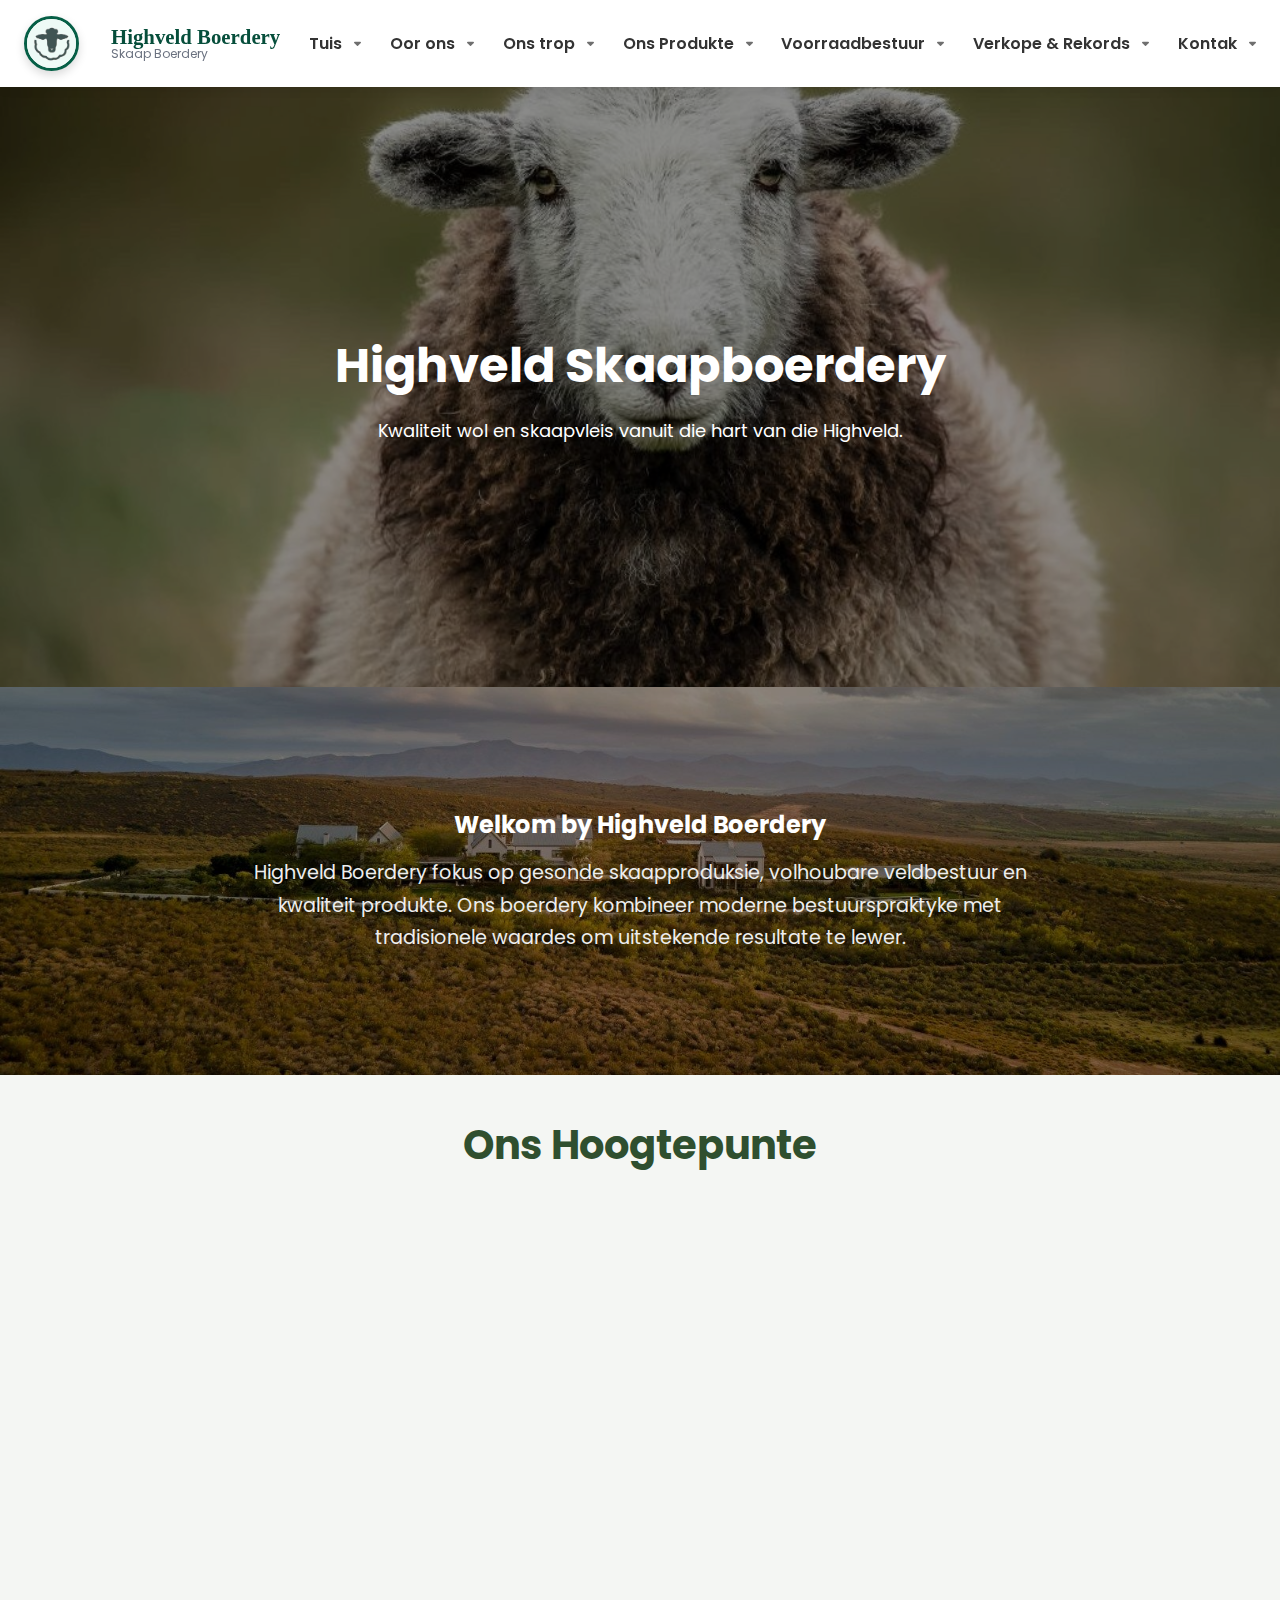
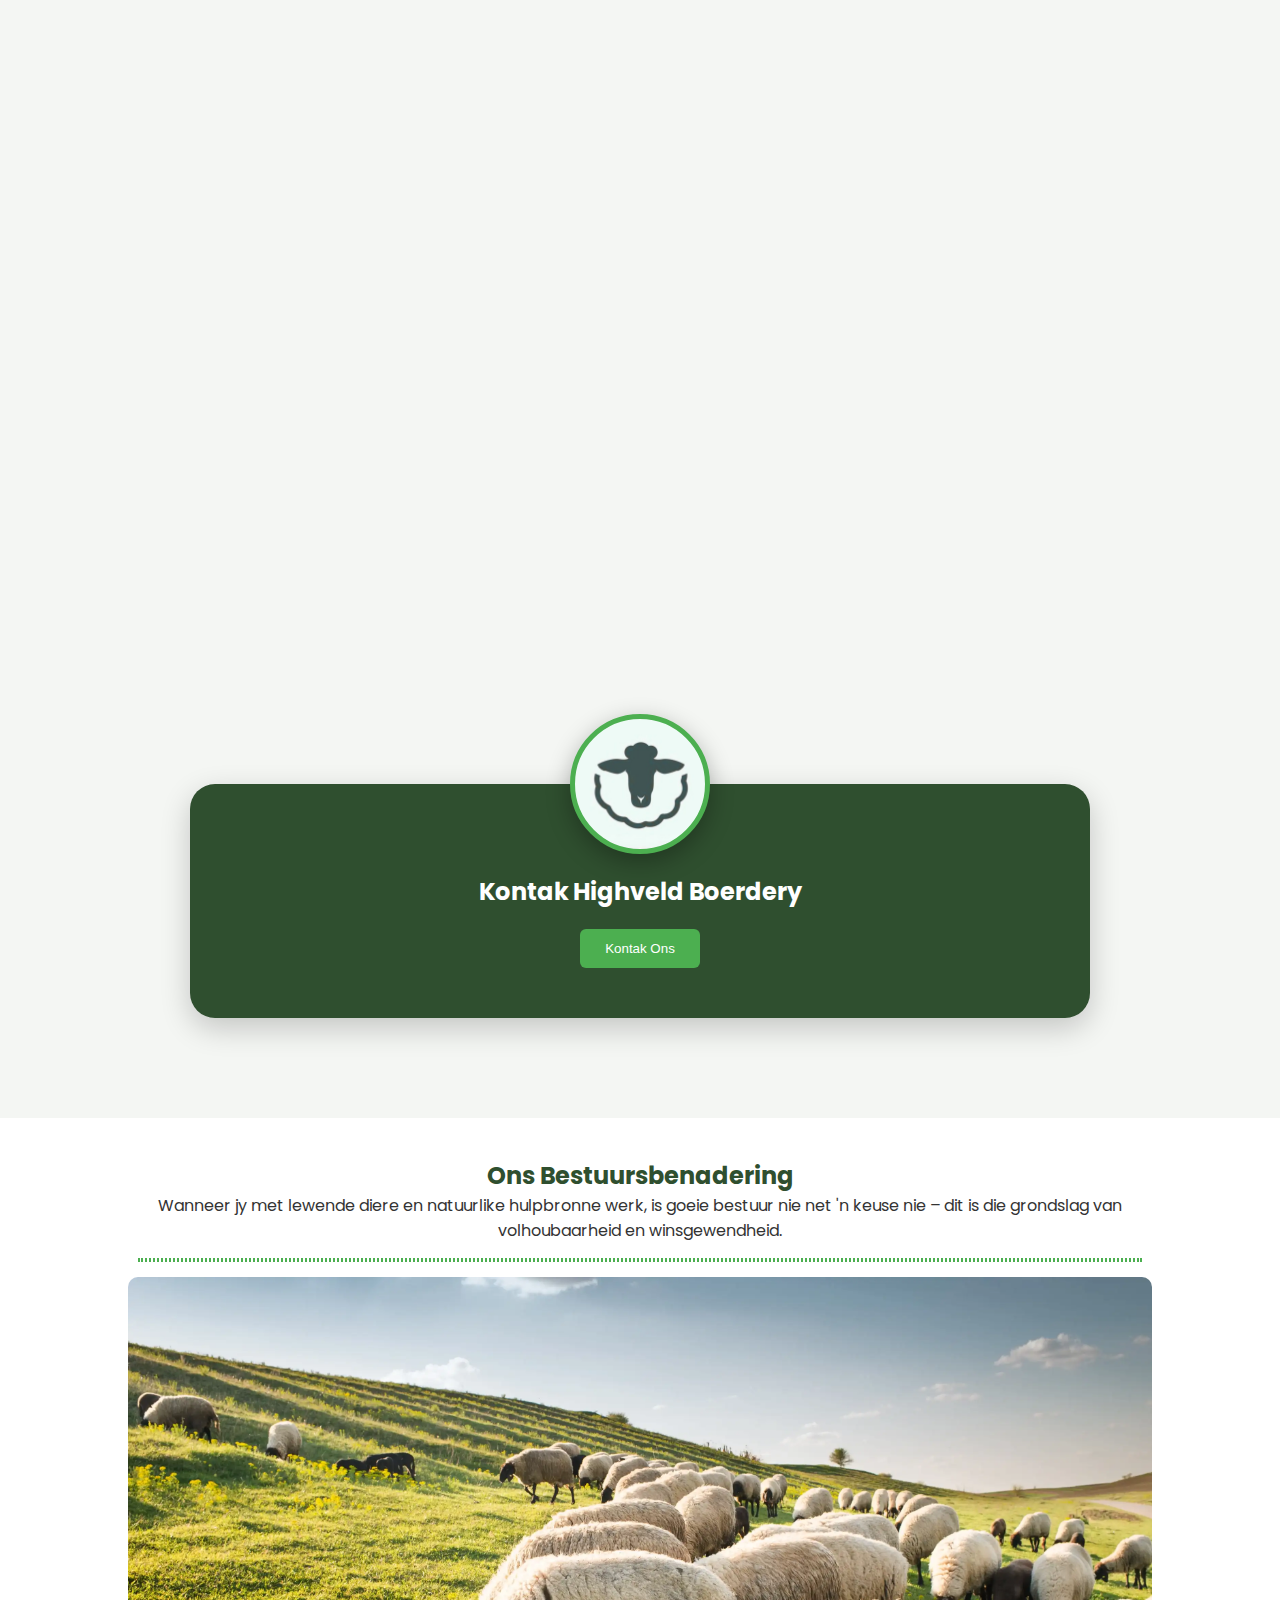
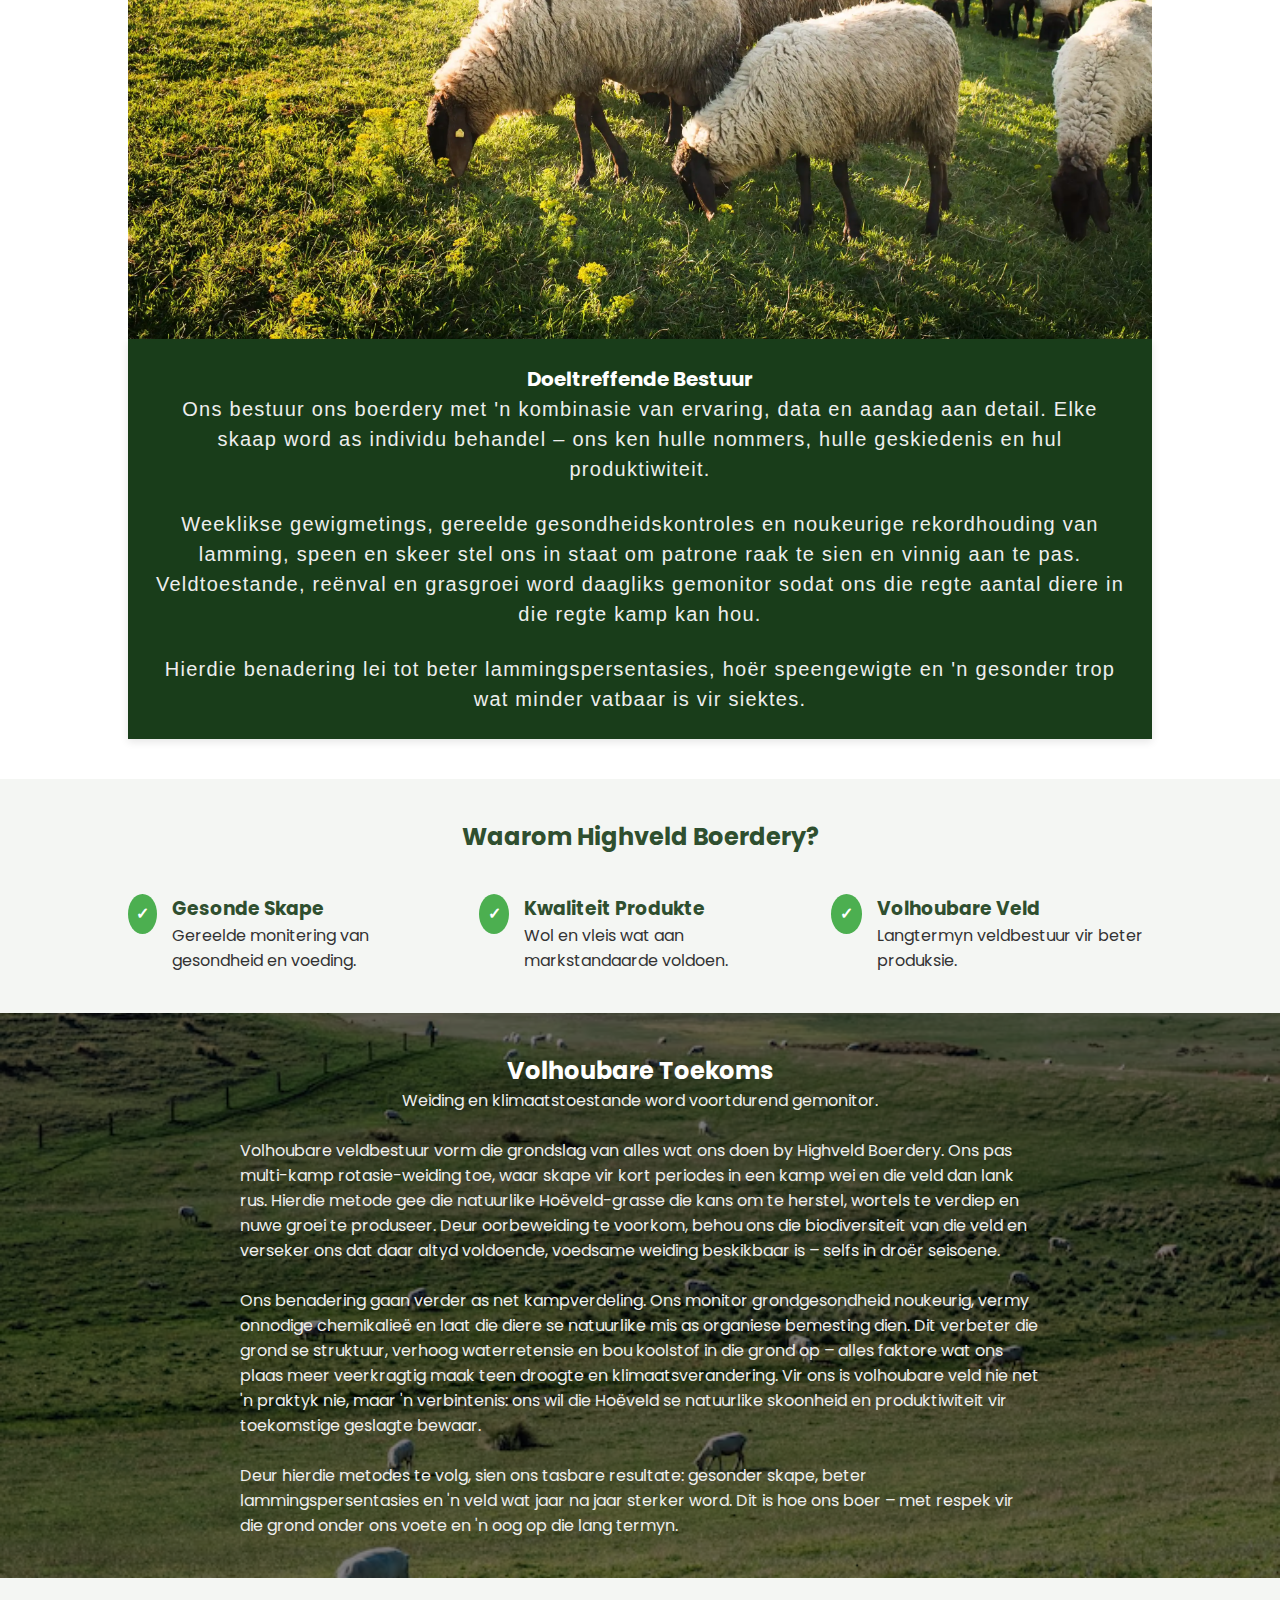
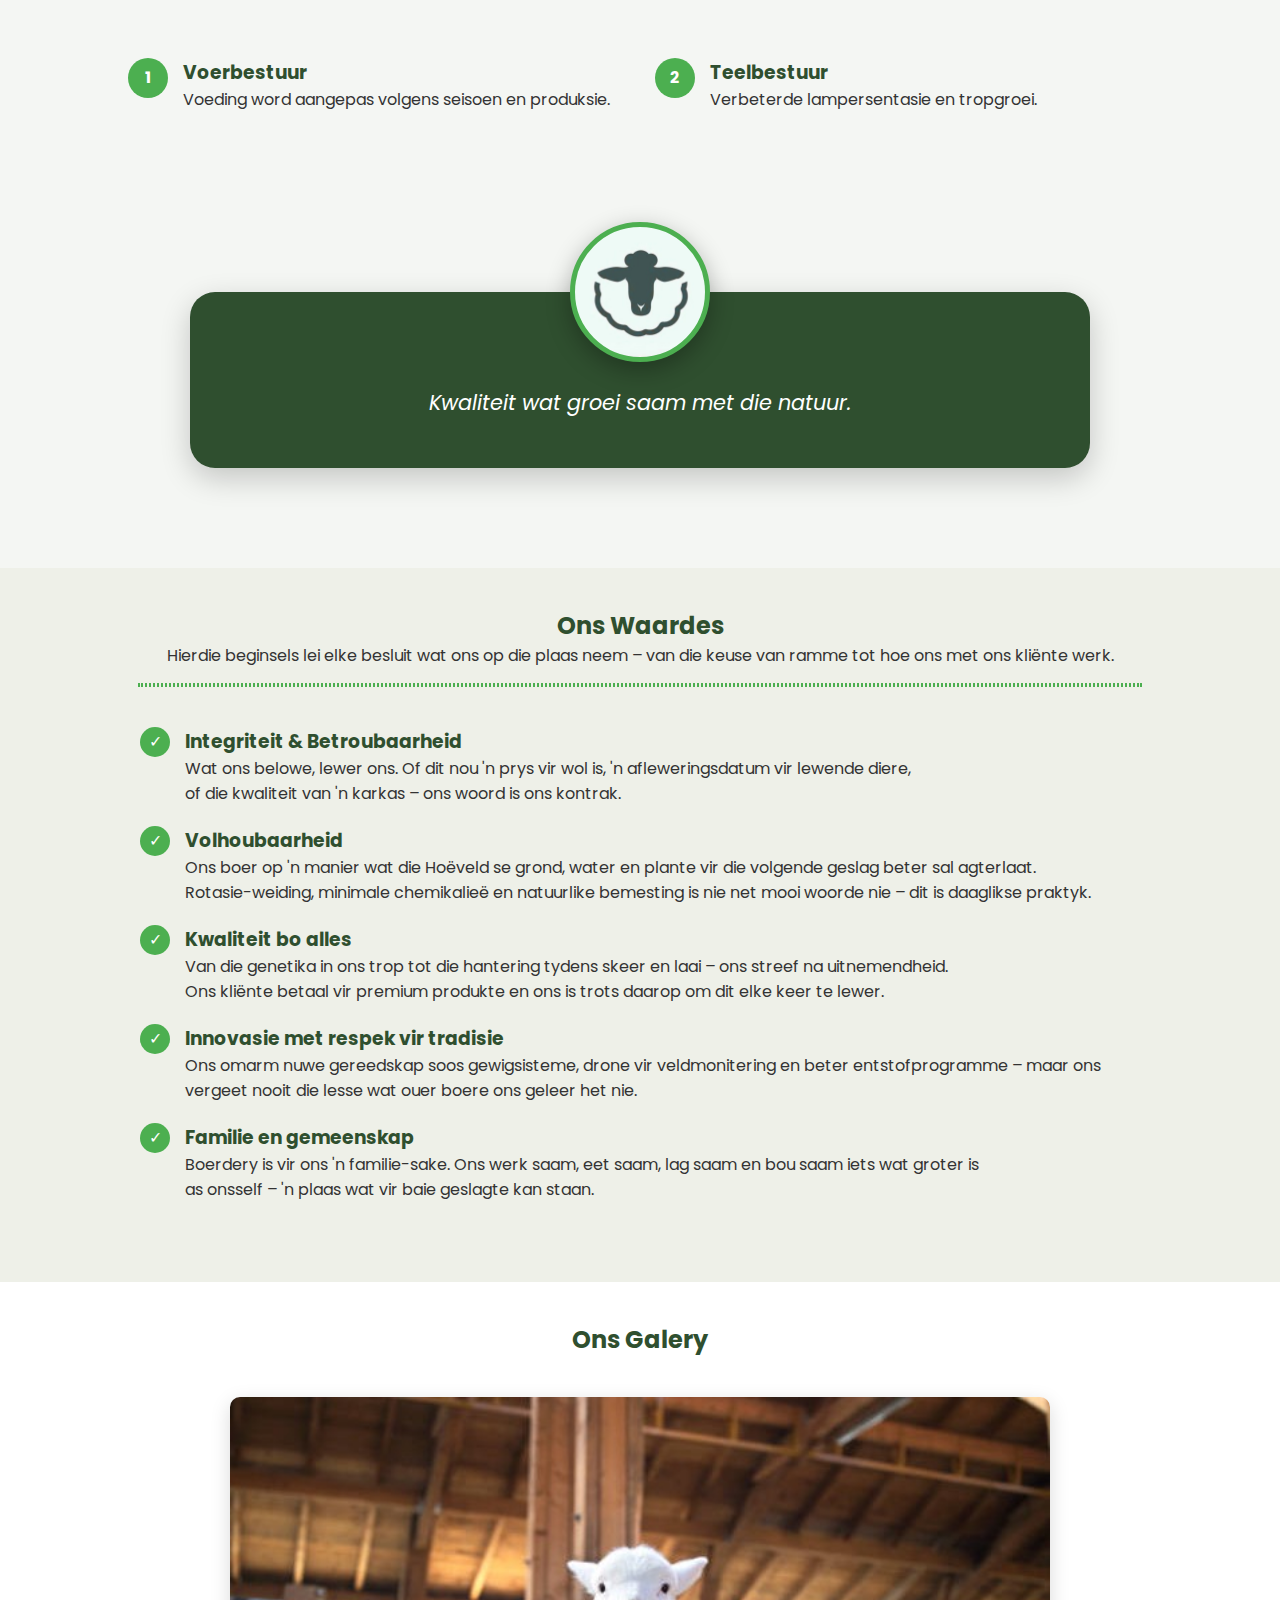
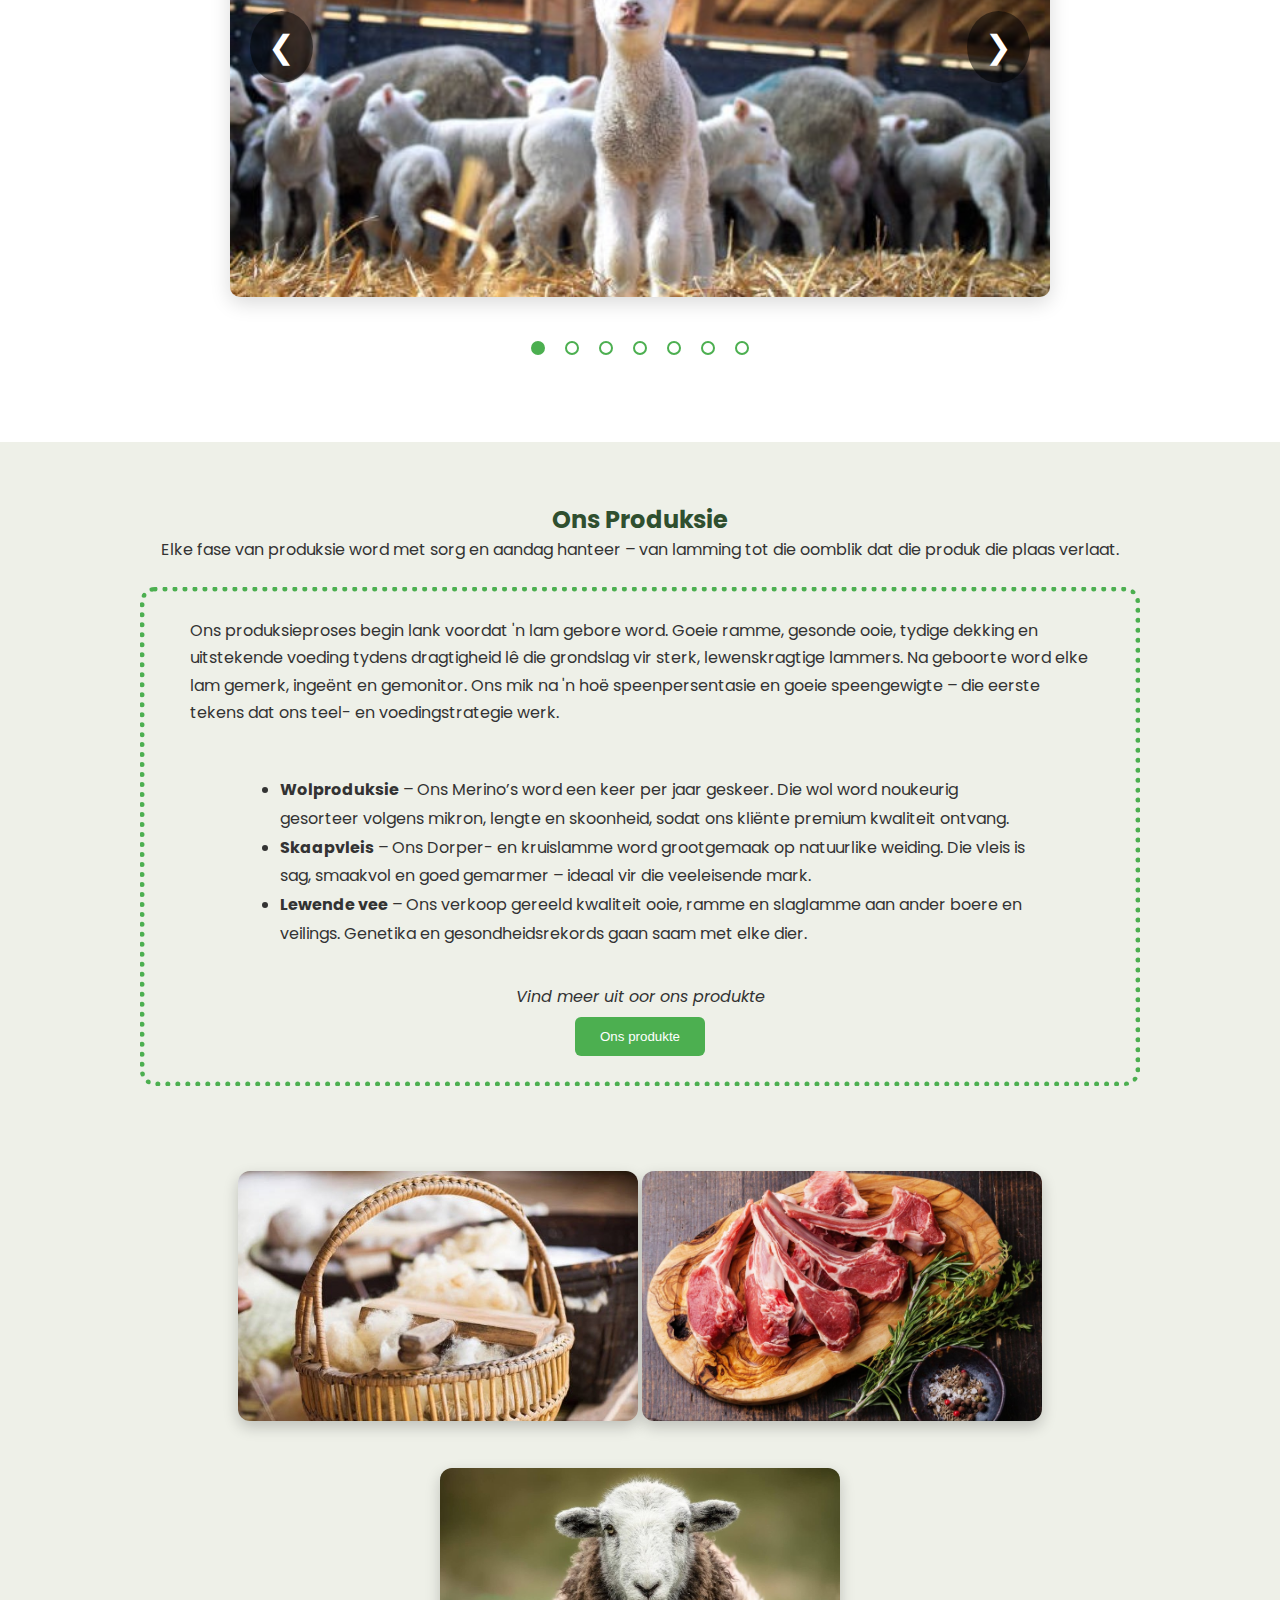
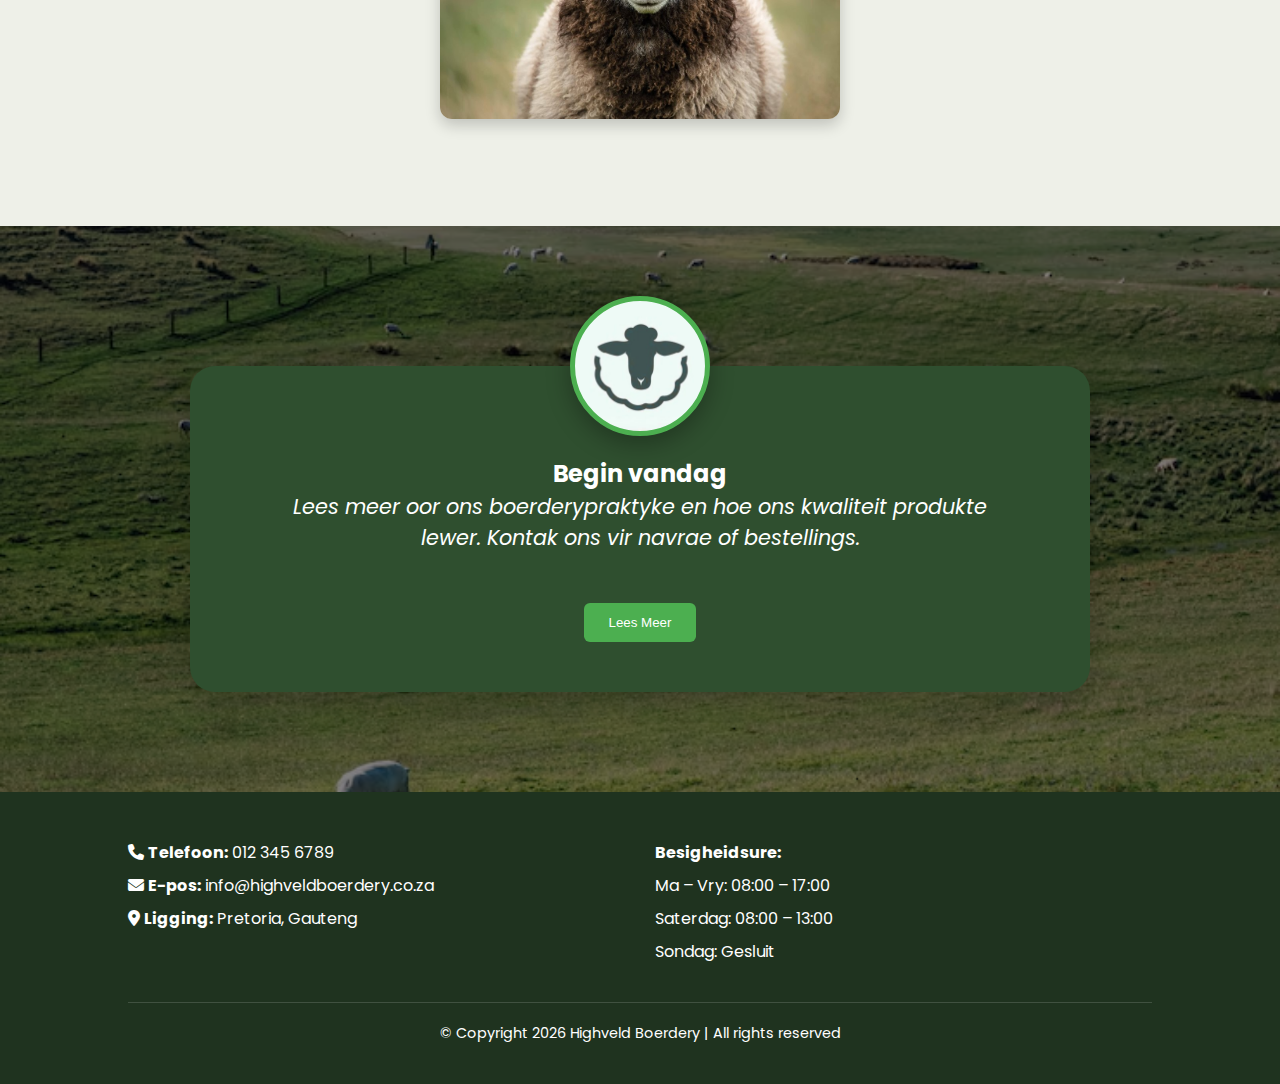
<file: index.html>
<!DOCTYPE html>
<html lang="af">
<head>
    <meta charset="UTF-8">
    <meta name="viewport" content="width=device-width, initial-scale=1.0">
    <title>Highveld Boerdery</title>

    <meta name="description" content="Highveld Boerdery is a family-owned farm in the Highveld region of South Africa, specializing in sustainable agriculture and livestock management.">
    <meta name="keywords" content="Highveld Boerdery, farming, agriculture, livestock, sustainable farming, South Africa">

    <!-- Link vir google fonts vir fonts wat ek gebruik asook link na Font Awesome vir hul ikone wat ek gebruik -->
    <link href="https://fonts.googleapis.com/css2?family=Poppins:wght@300;400;600&family=Playfair+Display:ital@1&family=Story+Script&display=swap" rel="stylesheet">
    <link rel="stylesheet" href="https://cdnjs.cloudflare.com/ajax/libs/font-awesome/6.5.0/css/all.min.css"/>

    <!-- Link CSS file -->
    <link rel="stylesheet" href="Style.css">
</head>

<body>
    <!-- NAVIGASIE EN MENU (Menu + Dropdown menu) -->
    <header>
        <div class="nav-container">
            <div class="logo-group">
                <img src="Logo.jpg" alt="Highveld Boerdery Logo" class="logo-img">  
                <div class="logo-text">
                    <h1>Highveld Boerdery</h1>
                    <p>Skaap Boerdery</p>
                </div>
            </div>

            <nav>
                <ul class="nav">
                    <li class="dropdown">
                        <a href="index.html" class="dropbtn">Tuis<i class="fa-solid fa-caret-down"></i></a>
                        <ul class="dropdown-content">
                            <li><a href="index.html#Welkom">Welkom</a></li>
                            <li><a href="index.html#Hoogtepunte">Ons Hoogtepunte</a></li>
                            <li><a href="#Bestuursbenadering">Bestuursbenadering</a></li>
                            <li><a href="index.html#VolhoubareToekoms">Ons volhoubare toekoms</a></li>
                            <li><a href="index.html#OnsWaardes">Ons Waardes</a></li>
                            <li><a href="index.html#OnsGalery">Ons Galery</a></li>
                            <li><a href="index.html#OnsProduksie">Ons Produksie</a></li>
                        </ul>
                    </li>

                    <li class="dropdown">
                        <a href="oor_ons.html" class="dropbtn">Oor ons<i class="fa-solid fa-caret-down"></i></a>
                        <ul class="dropdown-content">
                            <li><a href="oor_ons.html#Geskiedenis">Ons Geskiedenis</a></li>
                            <li><a href="oor_ons.html#Missie">Missie & Sleutelwaardes</a></li>
                        </ul>
                    </li>

                    <li class="dropdown">
                        <a href="ons_trop.html" class="dropbtn">Ons trop<i class="fa-solid fa-caret-down"></i></a>
                        <ul class="dropdown-content">
                            <li><a href="ons_trop.html#HoeBoer">Hoe Ons Boer</a></li>
                            <li><a href="ons_trop.html#OnsTrop">Ons Trop</a></li>
                        </ul>
                    </li>

                    <li class="dropdown">
                        <a href="products.html" class="dropbtn">Ons Produkte<i class="fa-solid fa-caret-down"></i></a>
                        <ul class="dropdown-content">
                            <li><a href="products.html#Pryslys">Pryslys</a></li>
                            <li><a href="products.html#Bestel">Bestel / Aanvraag</a></li>
                        </ul>
                    </li>   

                    <li class="dropdown">
                        <a href="voorraadbestuur.html" class="dropbtn">Voorraadbestuur<i class="fa-solid fa-caret-down"></i></a>
                        <ul class="dropdown-content">
                            <li><a href="voorraadbestuur.html#Voorraadbestuur">Huidige Voorraad</a></li>
                        </ul>
                    </li>

                    <li class="dropdown">
                        <a href="verkope_en_rekord.html" class="dropbtn">Verkope & Rekords<i class="fa-solid fa-caret-down"></i></a>
                        <ul class="dropdown-content">
                            <li><a href="verkope_en_rekord.html#OnlangseVerkope">Onlangse Verkope</a></li>
                        </ul>
                    </li>
                    
                    <li class="dropdown">
                        <a href="contact.html" class="dropbtn">Kontak<i class="fa-solid fa-caret-down"></i></a>
                        <ul class="dropdown-content">
                            <li><a href="contact.html#Kontak">Kontak Ons</a></li>
                        </ul>
                    </li>
                </ul>
            </nav>
        </div>
    </header>

    <!-- Hero -->
    <section class="hero" style="background-image: url('1Skaap.jpg');">
        <div class="hero-content">
            <h1>Highveld Skaapboerdery</h1>
            <p>Kwaliteit wol en skaapvleis vanuit die hart van die Highveld.</p>
        </div>
    </section>

    <!-- Inleiding -->
    <section class="intro" id="Welkom">
        <h2 style="color: white; position: relative; z-index: 1;">Welkom by Highveld Boerdery</h2>

        <p>
            Highveld Boerdery fokus op gesonde skaapproduksie, volhoubare veldbestuur
            en kwaliteit produkte. Ons boerdery kombineer moderne bestuurspraktyke
            met tradisionele waardes om uitstekende resultate te lewer.
        </p>
    </section>

    <!-- Hoogtepunte -->
    <section id="Hoogtepunte">
        <h2 style="text-align: center; font-size: 40px;" >Ons Hoogtepunte</h2>
        
        <!-- Split - prent 1 kant en teks anderkant, pos ruil met elke ewe nommer, sagte infade animasie -->
        <section class="split hidden">
            <div class="split-text">
                <h2>Gesonde Tropbestuur</h2>
                <p>Ons monitor gesondheid, voeding en groei om optimale produksie te verseker.</p>
            </div>

            <div class="split-image">
                <img src="Marino.jpg">
            </div>
        </section>

        <section class="split hidden">
            <div class="split-text">
                <h2>Wol en Vleis Produksie</h2>
                <p>Kwaliteit produkte deur moderne bestuurspraktyke.</p>
            </div>

            <div class="split-image">
                <img src="Skeer.jpg">
            </div>
        </section>

        <section class="split hidden">
            <div class="split-text">
                <h2>Volhoubare Veldbestuur</h2>
                <p>Weiding en klimaatstoestande word voortdurend gemonitor.</p>
            </div>

            <div class="split-image">
                <img src="Grazing.jpg">
            </div>
        </section>

    <!-- Logo blok met knoppie link na kontakblad -->
    <section class="logo-block">
        <div class="logo-circle"></div>
        <p><div class="cta">
        <h2>Kontak Highveld Boerdery</h2>
        <button onclick="location.href='contact.html'">Kontak Ons</button>
    </div></p>
    </section>

    </section>


    <!-- Afdeling met ander kleur agtergrond (alt-section) -->
    <section class="alt-section" id="Bestuursbenadering">
        <div class="section-title">
            <h2>Ons Bestuursbenadering</h2>
            <p>Wanneer jy met lewende diere en natuurlike hulpbronne werk, is goeie bestuur nie net 'n keuse nie – dit is die grondslag van volhoubaarheid en winsgewendheid.</p>
            <hr>
        </div>

        <!-- Prent met teksboks onder vas aan die prent -->
        <div class="image-box">
            <img src="1Merino.jpg">

            <div class="text-box">
                <h3 style="color: white; text-align: center; font-size: 20px;">Doeltreffende Bestuur</h3>
                <p style="text-align: center; font-size: 20px; font-family: 'Helvetica'; letter-spacing: 1.25px; line-height: 1.5;">
                    Ons bestuur ons boerdery met 'n kombinasie van ervaring, data en aandag aan detail. 
                    Elke skaap word as individu behandel – ons ken hulle nommers, hulle geskiedenis en hul produktiwiteit.<br>
                </p>

                <br>

                <p style="text-align: center; font-size: 20px; font-family: 'Helvetica'; letter-spacing: 1.25px; line-height: 1.5;">
                    Weeklikse gewigmetings, gereelde gesondheidskontroles en noukeurige rekordhouding van lamming, speen en skeer 
                    stel ons in staat om patrone raak te sien en vinnig aan te pas. 
                    Veldtoestande, reënval en grasgroei word daagliks gemonitor sodat ons die regte aantal diere in die regte kamp kan hou.<br>
                </p>

                <br>

                <p style="text-align: center; font-size: 20px; font-family: 'Helvetica'; letter-spacing: 1.25px; line-height: 1.5;">
                    Hierdie benadering lei tot beter lammingspersentasies, hoër speengewigte en 'n gesonder trop wat minder vatbaar is vir siektes.
                </p>
            </div>
        </div>
    </section>
    
    <!-- Ander kleur bladsy -->
    <section class="alt-section-2">
        <div class="section-title">
            <h2>Waarom Highveld Boerdery?</h2>
        </div>

        <!-- Regmerkie bulletpunt lys -->
        <div class="feature-list">

            <div class="feature-item">
                <div class="bullet-icon">✓</div>

                <div>
                    <h3>Gesonde Skape</h3>
                    <p>Gereelde monitering van gesondheid en voeding.</p>
                </div>
            </div>

            <div class="feature-item">
                <div class="bullet-icon">✓</div>

                <div>
                    <h3>Kwaliteit Produkte</h3>
                    <p>Wol en vleis wat aan markstandaarde voldoen.</p>
                </div>
            </div>

            <div class="feature-item">
                <div class="bullet-icon">✓</div>

                <div>
                    <h3>Volhoubare Veld</h3>
                    <p>Langtermyn veldbestuur vir beter produksie.</p>
                </div>
            </div>
        </div>
    </section>

    <!-- Agtergrond prent met swart overlay -->
    <section class="bg-section" id="VolhoubareToekoms">
        <div class="bg-content">
            <h2 style="color: white;">Volhoubare Toekoms</h2>
            <p style="text-align: center;">Weiding en klimaatstoestande word voortdurend gemonitor.</p><br>

            <p style="text-align: left;">
                Volhoubare veldbestuur vorm die grondslag van alles wat ons doen by Highveld Boerdery. 
                Ons pas multi-kamp rotasie-weiding toe, waar skape vir kort periodes in een kamp wei 
                en die veld dan lank rus. Hierdie metode gee die natuurlike Hoëveld-grasse die kans 
                om te herstel, wortels te verdiep en nuwe groei te produseer. Deur oorbeweiding te 
                voorkom, behou ons die biodiversiteit van die veld en verseker ons dat daar altyd 
                voldoende, voedsame weiding beskikbaar is – selfs in droër seisoene.
            </p><br>

            <p style="text-align: left;">
                Ons benadering gaan verder as net kampverdeling. Ons monitor grondgesondheid noukeurig, 
                vermy onnodige chemikalieë en laat die diere se natuurlike mis as organiese bemesting 
                dien. Dit verbeter die grond se struktuur, verhoog waterretensie en bou koolstof in 
                die grond op – alles faktore wat ons plaas meer veerkragtig maak teen droogte en 
                klimaatsverandering. Vir ons is volhoubare veld nie net 'n praktyk nie, maar 'n 
                verbintenis: ons wil die Hoëveld se natuurlike skoonheid en produktiwiteit vir 
                toekomstige geslagte bewaar.
            </p><br>

            <p style="text-align: left;">
                Deur hierdie metodes te volg, sien ons tasbare resultate: gesonder skape, beter 
                lammingspersentasies en 'n veld wat jaar na jaar sterker word. Dit is hoe ons 
                boer – met respek vir die grond onder ons voete en 'n oog op die lang termyn.
            </p>
        </div>
    </section>

    <!-- Groen sirkel nommer bulletlys -->
    <section class="feature-list">
        <div class="feature-item">
            <div class="bullet-icon">1</div>

            <div>
            <h3>Voerbestuur</h3>
            <p>Voeding word aangepas volgens seisoen en produksie.</p>
            </div>
        </div>

        <div class="feature-item">
            <div class="bullet-icon">2</div>

            <div>
                <h3>Teelbestuur</h3>
                <p>Verbeterde lampersentasie en tropgroei.</p>
            </div>
        </div>
    </section>

    <!-- Selfde kleur bladsy as bulletlys hierbo en logoblok  -->
    <section class="alt-section-2">
        <section class="logo-block">
                <div class="logo-circle"></div>
                <h2>Highveld Boerdery</h2>
                <p>Kwaliteit wat groei saam met die natuur.</p>
        </section>
    </section>

    <!-- Ander kleur bladsy met stipper horisontale lyn en regmerkie bulletpuntlys, biedjie kleiner regmerkies as vorige regmerkie bulletpunt lys -->
    <section class="alt-section-3" id="OnsWaardes">
        <div class="section-title">
            <h2>Ons Waardes</h2>
            <p>Hierdie beginsels lei elke besluit wat ons op die plaas neem – van die keuse van ramme tot hoe ons met ons kliënte werk.</p>
            <hr>
        </div>

        <div class="check-list">

            <div class="check-item">
                <div class="check-icon">✓</div>
                <div>
                    <h3>Integriteit & Betroubaarheid</h3>
                    <p>Wat ons belowe, lewer ons. Of dit nou 'n prys vir wol is, 'n afleweringsdatum vir lewende diere,<br>
                         of die kwaliteit van 'n karkas – ons woord is ons kontrak.</p>
                </div>
            </div>

            <div class="check-item">
                <div class="check-icon">✓</div>
                <div>
                    <h3>Volhoubaarheid</h3>
                    <p>Ons boer op 'n manier wat die Hoëveld se grond, water en plante vir die volgende geslag beter sal agterlaat. <br>
                        Rotasie-weiding, minimale chemikalieë en natuurlike bemesting is nie net mooi woorde nie – dit is daaglikse praktyk.</p>
                </div>
            </div>

            <div class="check-item">
                <div class="check-icon">✓</div>
                <div>
                    <h3>Kwaliteit bo alles</h3>
                    <p>Van die genetika in ons trop tot die hantering tydens skeer en laai – ons streef na uitnemendheid. <br>
                        Ons kliënte betaal vir premium produkte en ons is trots daarop om dit elke keer te lewer.</p>
                </div>
            </div>

            <div class="check-item">
                <div class="check-icon">✓</div>
                <div>
                    <h3>Innovasie met respek vir tradisie</h3>
                    <p>Ons omarm nuwe gereedskap soos gewigsisteme, drone vir veldmonitering en beter entstofprogramme – maar ons <br>
                        vergeet nooit die lesse wat ouer boere ons geleer het nie.</p>
                </div>
            </div>

            <div class="check-item">
                <div class="check-icon">✓</div>
                <div>
                    <h3>Familie en gemeenskap</h3>
                    <p>Boerdery is vir ons 'n familie-sake. Ons werk saam, eet saam, lag saam en bou saam iets wat groter is<br>
                        as onsself – 'n plaas wat vir baie geslagte kan staan.</p>
                </div>
            </div>
        </div>
    </section>

    <!-- Ander kleur agtergrond, Carousel foto gallery -->
        <!-- Gallery het pyltjies asook kolletjies wat wys op watter prent is, kan ook kolletjies kliek om te navigeer -->
    <section class="alt-section" id="OnsGalery">
        <div class="section-title">
            <h2>Ons Galery</h2>
        </div>

        <!-- Galery -->
        <section class="primary1 center">
            <div class="gallery">
                <div class="slide active"><img src="1shed.jpg"></div>
                <div class="slide"><img src="Shed.jpg"></div>
                <div class="slide"><img src="Grazing.jpg"></div>
                <div class="slide"><img src="Sheep.jpeg"></div>
                <div class="slide"><img src="Babies.jpg"></div>
                <div class="slide"><img src="Skeer.jpg"></div>
                <div class="slide"><img src="Voer.jpg"></div>

                <div class="arrow left" onclick="changeSlide(-1)">❮</div>
                <div class="arrow right" onclick="changeSlide(1)">❯</div>
            </div>

            <!-- Kolletjies -->
            <div class="dots">
                <span class="dot" onclick="currentSlide(0)"></span>
                <span class="dot" onclick="currentSlide(1)"></span>
                <span class="dot" onclick="currentSlide(2)"></span>
                <span class="dot" onclick="currentSlide(3)"></span>
                <span class="dot" onclick="currentSlide(4)"></span>
                <span class="dot" onclick="currentSlide(5)"></span>
                <span class="dot" onclick="currentSlide(6)"></span>
            </div>
        </section>
    </section>

    <!-- Ander kleur agtergrond, stippel vierkant 3 fotos -->
    <section class="alt-section-3" id="OnsProduksie">
        <div class="section-title">
            <h2 style="margin-top:20px;">Ons Produksie</h2>
            <p>Elke fase van produksie word met sorg en aandag hanteer – van lamming tot die oomblik dat die produk die plaas verlaat.</p>
            
        </div>

        <br>

        <div style="border: 5px dotted #4CAF50; margin: auto; max-width: 1000px; padding-top: 25px; border-radius: 15px;">
            <p style="max-width: 900px; margin: 0 auto 25px auto; line-height: 1.7;">
                Ons produksieproses begin lank voordat 'n lam gebore word. Goeie ramme, gesonde ooie, tydige dekking en uitstekende voeding tydens dragtigheid lê die grondslag vir sterk, lewenskragtige lammers. 
                Na geboorte word elke lam gemerk, ingeënt en gemonitor. Ons mik na 'n hoë speenpersentasie en goeie speengewigte – die eerste tekens dat ons teel- en voedingstrategie werk.
            </p>

            <br>

            <ul style="max-width: 800px; margin: 0 auto 35px auto; padding-left: 40px; line-height: 1.8;">
                <li><strong>Wolproduksie</strong> – Ons Merino’s word een keer per jaar geskeer. Die wol word noukeurig gesorteer volgens mikron, lengte en skoonheid, sodat ons kliënte premium kwaliteit ontvang.</li>
                <li><strong>Skaapvleis</strong> – Ons Dorper- en kruislamme word grootgemaak op natuurlike weiding. Die vleis is sag, smaakvol en goed gemarmer – ideaal vir die veeleisende mark.</li>
                <li><strong>Lewende vee</strong> – Ons verkoop gereeld kwaliteit ooie, ramme en slaglamme aan ander boere en veilings. Genetika en gesondheidsrekords gaan saam met elke dier.</li>
            </ul>

            <p style="text-align: center; margin-bottom: -12px;"><i>Vind meer uit oor ons produkte</i></p>
            <div class="cta button"><button onclick="location.href='products.html'">Ons produkte</button></div>

            <br>
        </div>

        <br>

        <!-- Sweef effek: Prente vergroot effens op hover -->
        <div style="text-align: center; margin: 40px 0;">
            <div class="produk-img"><img src="Wol2.jpg" alt="Produk 1"></div>
            <div class="produk-img"><img src="LamVleis.jpg" alt="Produk 2"></div>
            <div class="produk-img"><img src="1Skaap.jpg" alt="Produk 3"></div>
        </div>
    </section>

    <!-- Hero agtergrond met logo blok en link na oor-ons blad -->
    <section class="bg-section" style="text-align:center;">
        <section class="logo-block">
            <div class="logo-circle"></div>
                <p><div class="cta">
                <h2>Begin vandag</h2>
                <P>Lees meer oor ons boerderypraktyke en hoe ons kwaliteit produkte lewer. Kontak ons vir navrae of bestellings.</P>
                <button onclick="location.href='oor_ons.html'">Lees Meer</button>
            </div></p>
        </section>
    </section>


    <!-- Voetskrif -->
    <footer>
        <div class="footer-container">
            <div class="footer-left">
                <p><i class="fa-solid fa-phone"></i>&nbsp;<strong>Telefoon:</strong> 012 345 6789</p>
                <p><i class="fa-solid fa-envelope"></i>&nbsp;<strong>E-pos:</strong> info@highveldboerdery.co.za</p>
                <p><i class="fa-solid fa-location-dot"></i>&nbsp;<strong>Ligging:</strong> Pretoria, Gauteng</p>
            </div>
            
            <div class="footer-right">
                <p><strong>Besigheidsure:</strong></p>
                <p>Ma – Vry: 08:00 – 17:00</p>
                <p>Saterdag: 08:00 – 13:00</p>
                <p>Sondag: Gesluit</p>
            </div>
        </div>
        
        <div class="footer-copyright">
            <p>© Copyright 2026 Highveld Boerdery | All rights reserved</p>
        </div>
    </footer>

    <!-- Terug na bo knoppie -->
    <button id="topBtn" onclick="window.scrollTo({top:0,behavior:'smooth'})">↑</button>

    <!-- Link JavaScript file -->
    <script src="script.js"></script>
</body>
</html>
</file>
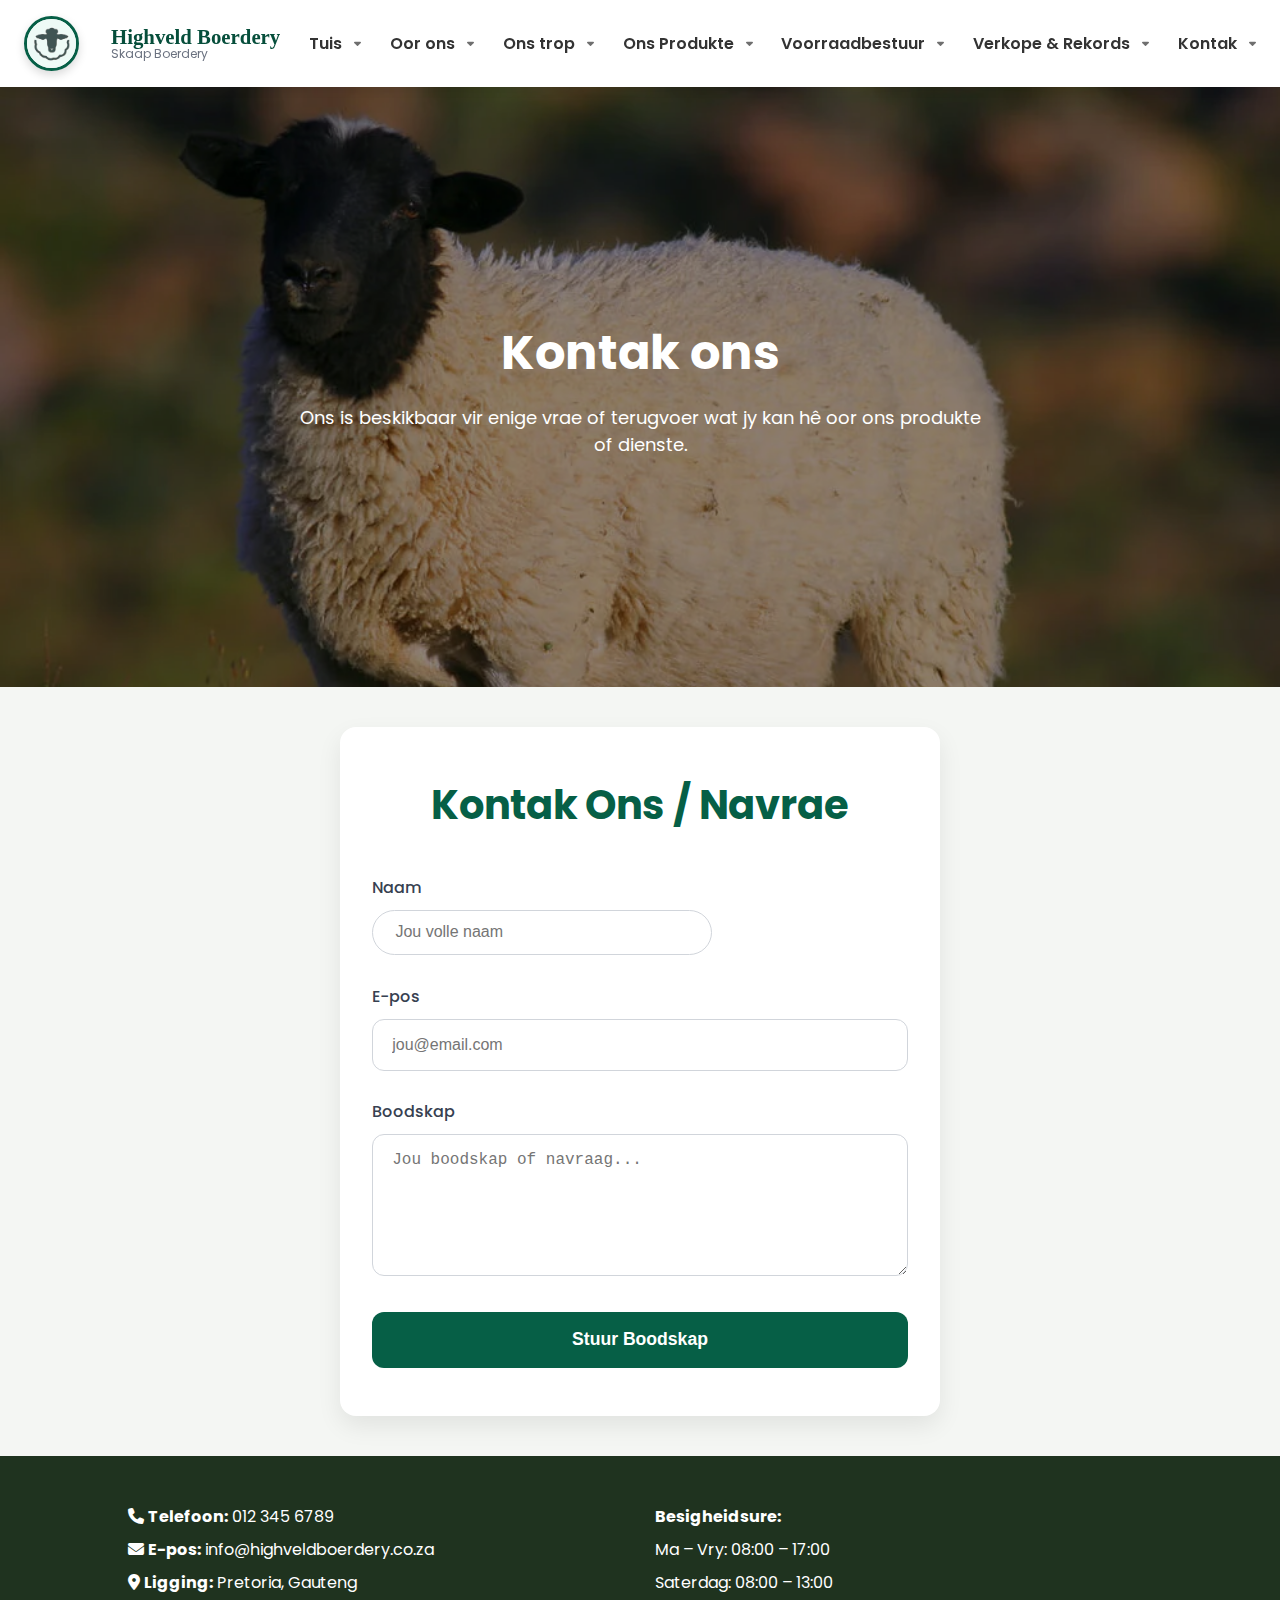
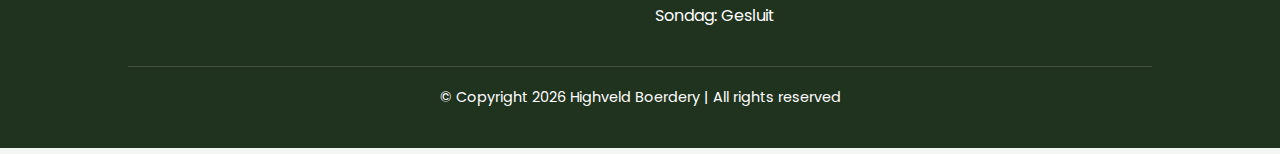
<file: contact.html>
<!DOCTYPE html>
<html lang="af">
<head>
    <meta charset="UTF-8">
    <meta name="viewport" content="width=device-width, initial-scale=1.0">

    <title>Highveld Boerdery</title>

    <!-- Link na google fonts en awesomefonts vir fonts en ikone -->
    <link href="https://fonts.googleapis.com/css2?family=Lexend+Peta:wght@100..900&family=Playfair+Display:ital@1&family=Poppins:wght@300;400;600&display=swap" rel="stylesheet">
    <link rel="stylesheet" href="https://cdnjs.cloudflare.com/ajax/libs/font-awesome/6.5.0/css/all.min.css"/>

    <!-- Link CSS file -->
    <link rel="stylesheet" href="Style.css">
</head>
    
</head>
<body>
    <!-- NAVIGASIE EN MENU (menu en dropdown menu) -->
    <header>
        <div class="nav-container">
            <div class="logo-group">
                <img src="Logo.jpg" alt="Highveld Boerdery Logo" class="logo-img">  <!-- Nuwe beeld -->
                <div class="logo-text">
                    <h1>Highveld Boerdery</h1>
                    <p>Skaap Boerdery</p>
                </div>
            </div>

            <nav>
                <ul class="nav">
                    <li class="dropdown">
                        <a href="index.html" class="dropbtn">Tuis<i class="fa-solid fa-caret-down"></i></a>
                        <ul class="dropdown-content">
                            <li><a href="index.html#Welkom">Welkom</a></li>
                            <li><a href="index.html#Hoogtepunte">Ons Hoogtepunte</a></li>
                            <li><a href="#Bestuursbenadering">Bestuursbenadering</a></li>
                            <li><a href="index.html#VolhoubareToekoms">Ons volhoubare toekoms</a></li>
                            <li><a href="index.html#OnsWaardes">Ons Waardes</a></li>
                            <li><a href="index.html#OnsGalery">Ons Galery</a></li>
                            <li><a href="index.html#OnsProduksie">Ons Produksie</a></li>
                        </ul>
                    </li>

                    <li class="dropdown">
                        <a href="oor_ons.html" class="dropbtn">Oor ons<i class="fa-solid fa-caret-down"></i></a>
                        <ul class="dropdown-content">
                            <li><a href="oor_ons.html#Geskiedenis">Ons Geskiedenis</a></li>
                            <li><a href="oor_ons.html#Missie">Missie & Sleutelwaardes</a></li>
                        </ul>
                    </li>

                    <li class="dropdown">
                        <a href="ons_trop.html" class="dropbtn">Ons trop<i class="fa-solid fa-caret-down"></i></a>
                        <ul class="dropdown-content">
                            <li><a href="ons_trop.html#HoeBoer">Hoe Ons Boer</a></li>
                            <li><a href="ons_trop.html#OnsTrop">Ons Trop</a></li>
                        </ul>
                    </li>

                    <li class="dropdown">
                        <a href="products.html" class="dropbtn">Ons Produkte<i class="fa-solid fa-caret-down"></i></a>
                        <ul class="dropdown-content">
                            <li><a href="products.html#Pryslys">Pryslys</a></li>
                            <li><a href="products.html#Bestel">Bestel / Aanvraag</a></li>
                        </ul>
                    </li>   

                    <li class="dropdown">
                        <a href="voorraadbestuur.html" class="dropbtn">Voorraadbestuur<i class="fa-solid fa-caret-down"></i></a>
                        <ul class="dropdown-content">
                            <li><a href="voorraadbestuur.html#Voorraadbestuur">Huidige Voorraad</a></li>
                        </ul>
                    </li>

                    <li class="dropdown">
                        <a href="verkope_en_rekord.html" class="dropbtn">Verkope & Rekords<i class="fa-solid fa-caret-down"></i></a>
                        <ul class="dropdown-content">
                            <li><a href="verkope_en_rekord.html#OnlangseVerkope">Onlangse Verkope</a></li>
                        </ul>
                    </li>
                    
                    <li class="dropdown">
                        <a href="contact.html" class="dropbtn">Kontak<i class="fa-solid fa-caret-down"></i></a>
                        <ul class="dropdown-content">
                            <li><a href="contact.html#Kontak">Kontak Ons</a></li>
                        </ul>
                    </li>
                </ul>
            </nav>
        </div>
    </header>

    <!-- Hero -->
    <section class="hero" style="background-image: url('1BlackheadPersian.jpg'); background-position: center top;">
        <div class="hero-content">
            <h1>Kontak ons</h1>
            <p>Ons is beskikbaar vir enige vrae of terugvoer wat jy kan hê oor ons produkte of dienste.</p>
        </div>
    </section>

    <!-- Kontakvorm -->
    <section id="Kontak">
        <div class="form-container">
            <h2>Kontak Ons / Navrae</h2>

            <form id="contactForm" onsubmit="handleSubmit(event)">
                <div class="form-group">
                    <label>Naam</label>
                    <input type="text" id="name" required placeholder="Jou volle naam">
                </div>

                <div class="form-group">
                    <label>E-pos</label>
                    <input type="email" id="email" required placeholder="jou@email.com">
                </div>

                <div class="form-group">
                    <label>Boodskap</label>
                    <textarea id="message" rows="6" required placeholder="Jou boodskap of navraag..."></textarea>
                </div>

                <button type="submit" class="submit-btn">Stuur Boodskap</button>
            </form>
        </div>
    </section>

    <!-- Voetskrif -->
    <footer>
        <div class="footer-container">
            <div class="footer-left">
                <p><i class="fa-solid fa-phone"></i>&nbsp;<strong>Telefoon:</strong> 012 345 6789</p>
                <p><i class="fa-solid fa-envelope"></i>&nbsp;<strong>E-pos:</strong> info@highveldboerdery.co.za</p>
                <p><i class="fa-solid fa-location-dot"></i>&nbsp;<strong>Ligging:</strong> Pretoria, Gauteng</p>
            </div>
            
            <div class="footer-right">
                <p><strong>Besigheidsure:</strong></p>
                <p>Ma – Vry: 08:00 – 17:00</p>
                <p>Saterdag: 08:00 – 13:00</p>
                <p>Sondag: Gesluit</p>
            </div>
        </div>
        
        <div class="footer-copyright">
            <p>© Copyright 2026 Highveld Boerdery | All rights reserved</p>
        </div>
    </footer>

    <!-- Terug na bo knoppie -->
    <button id="topBtn" onclick="window.scrollTo({top:0,behavior:'smooth'})">↑</button>

    <!-- Link JavaScript file -->
    <script src="script.js"></script>
</body>
</html>
</file>
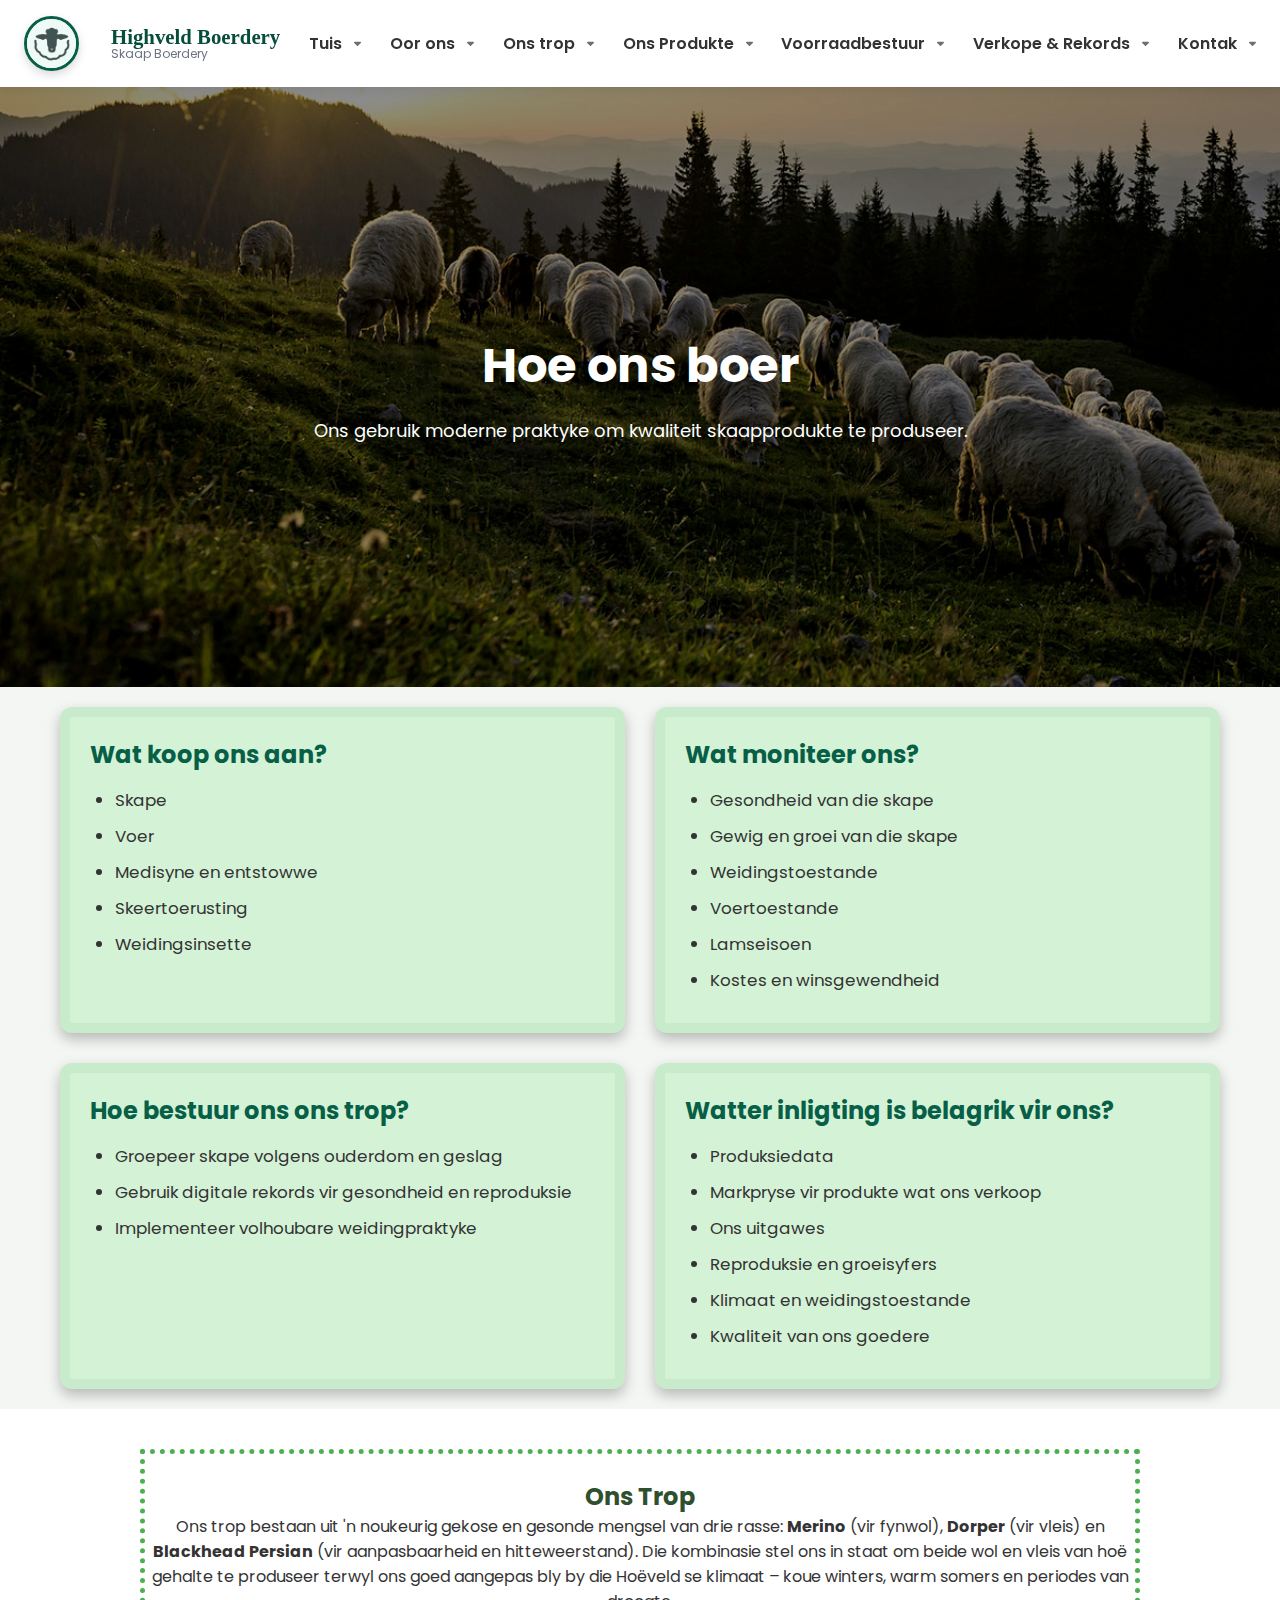
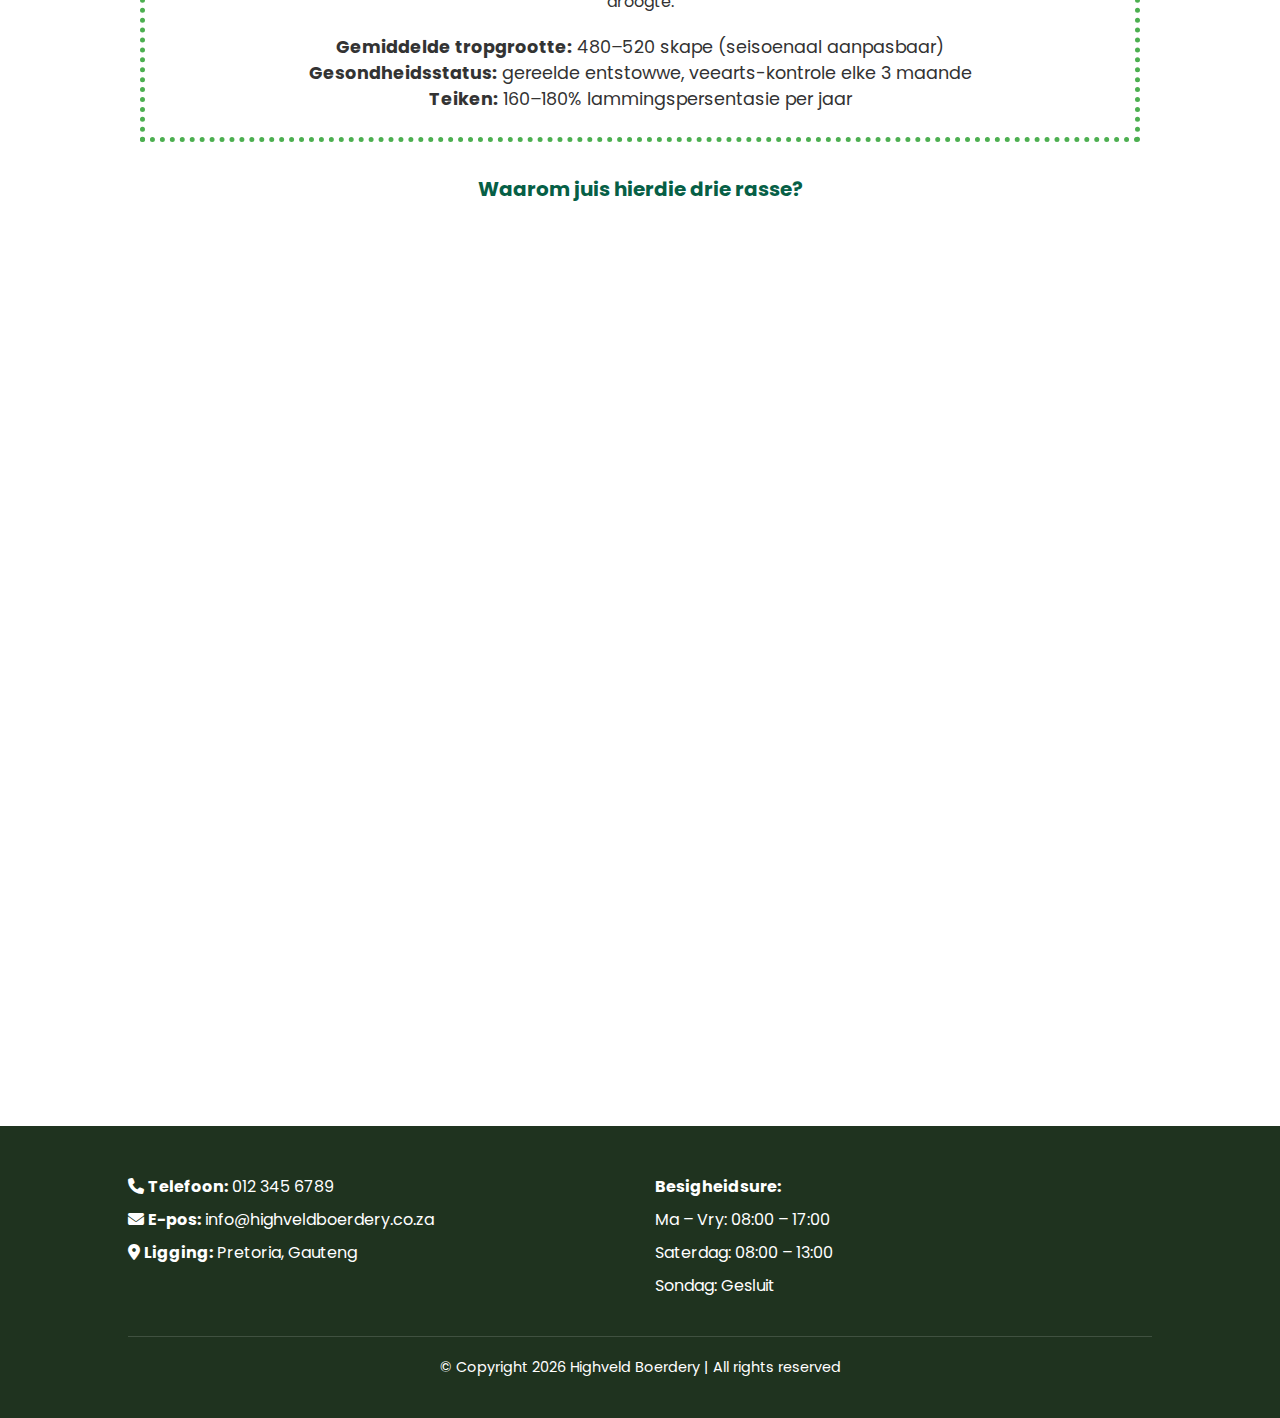
<file: ons_trop.html>
<!DOCTYPE html>
<html lang="af">
<head>
    <meta charset="UTF-8">
    <meta name="viewport" content="width=device-width, initial-scale=1.0">

    <title>Oor Ons - Highveld Boerdery</title>

    <!-- Link na google fonts en fontawesome vir fonts en ikone -->
    <link href="https://fonts.googleapis.com/css2?family=Lexend+Peta:wght@100..900&family=Playfair+Display:ital@1&family=Poppins:wght@300;400;600&display=swap" rel="stylesheet">
    <link rel="stylesheet" href="https://cdnjs.cloudflare.com/ajax/libs/font-awesome/6.5.0/css/all.min.css"/>

    <!-- Link CSS file -->
    <link rel="stylesheet" href="Style.css">

</head>

<body>
    <!-- NAVIGASIE EN MENU (menu en dropdown menu) -->
    <header>
        <div class="nav-container">
            <div class="logo-group">
                <img src="Logo.jpg" alt="Highveld Boerdery Logo" class="logo-img">
                <div class="logo-text">
                    <h1>Highveld Boerdery</h1>
                    <p>Skaap Boerdery</p>
                </div>
            </div>

            <nav>
                <ul class="nav">
                    <li class="dropdown">
                        <a href="index.html" class="dropbtn">Tuis<i class="fa-solid fa-caret-down"></i></a>
                        <ul class="dropdown-content">
                            <li><a href="index.html#Welkom">Welkom</a></li>
                            <li><a href="index.html#Hoogtepunte">Ons Hoogtepunte</a></li>
                            <li><a href="#Bestuursbenadering">Bestuursbenadering</a></li>
                            <li><a href="index.html#VolhoubareToekoms">Ons volhoubare toekoms</a></li>
                            <li><a href="index.html#OnsWaardes">Ons Waardes</a></li>
                            <li><a href="index.html#OnsGalery">Ons Galery</a></li>
                            <li><a href="index.html#OnsProduksie">Ons Produksie</a></li>
                        </ul>
                    </li>

                    <li class="dropdown">
                        <a href="oor_ons.html" class="dropbtn">Oor ons<i class="fa-solid fa-caret-down"></i></a>
                        <ul class="dropdown-content">
                            <li><a href="oor_ons.html#Geskiedenis">Ons Geskiedenis</a></li>
                            <li><a href="oor_ons.html#Missie">Missie & Sleutelwaardes</a></li>
                        </ul>
                    </li>

                    <li class="dropdown">
                        <a href="ons_trop.html" class="dropbtn">Ons trop<i class="fa-solid fa-caret-down"></i></a>
                        <ul class="dropdown-content">
                            <li><a href="ons_trop.html#HoeBoer">Hoe Ons Boer</a></li>
                            <li><a href="ons_trop.html#OnsTrop">Ons Trop</a></li>
                        </ul>
                    </li>

                    <li class="dropdown">
                        <a href="products.html" class="dropbtn">Ons Produkte<i class="fa-solid fa-caret-down"></i></a>
                        <ul class="dropdown-content">
                            <li><a href="products.html#Pryslys">Pryslys</a></li>
                            <li><a href="products.html#Bestel">Bestel / Aanvraag</a></li>
                        </ul>
                    </li>   

                    <li class="dropdown">
                        <a href="voorraadbestuur.html" class="dropbtn">Voorraadbestuur<i class="fa-solid fa-caret-down"></i></a>
                        <ul class="dropdown-content">
                            <li><a href="voorraadbestuur.html#Voorraadbestuur">Huidige Voorraad</a></li>
                        </ul>
                    </li>

                    <li class="dropdown">
                        <a href="verkope_en_rekord.html" class="dropbtn">Verkope & Rekords<i class="fa-solid fa-caret-down"></i></a>
                        <ul class="dropdown-content">
                            <li><a href="verkope_en_rekord.html#OnlangseVerkope">Onlangse Verkope</a></li>
                        </ul>
                    </li>
                    
                    <li class="dropdown">
                        <a href="contact.html" class="dropbtn">Kontak<i class="fa-solid fa-caret-down"></i></a>
                        <ul class="dropdown-content">
                            <li><a href="contact.html#Kontak">Kontak Ons</a></li>
                        </ul>
                    </li>
                </ul>
            </nav>
        </div>
    </header>

    <!-- Hero -->
    <section class="hero" style="background-image: url('Grazing.jpg');">
        <div class="hero-content">
            <h1>Hoe ons boer</h1>
            <p>Ons gebruik moderne praktyke om kwaliteit skaapprodukte te produseer.</p>
        </div>
    </section>

    <!-- Ander bladsy kleur -->
        <!-- Elke div is aparte grid sodat teks(seksies) langsmekaar is met agtergrondkleur en border -->
    <section id="HoeBoer" class="alt-section-2 hoe-boer-grid">

        <div>
            <h2>Wat koop ons aan?</h2>

            <ul>
                <li>Skape</li>
                <li>Voer</li>
                <li>Medisyne en entstowwe</li>
                <li>Skeertoerusting</li>
                <li>Weidingsinsette</li>
            </ul>
        </div>

        <div>
            <h2>Wat moniteer ons?</h2>

            <ul>
                <li>Gesondheid van die skape</li>
                <li>Gewig en groei van die skape</li>
                <li>Weidingstoestande</li>
                <li>Voertoestande</li>
                <li>Lamseisoen</li>
                <li>Kostes en winsgewendheid</li>
            </ul>
        </div>

        <div>
            <h2>Hoe bestuur ons ons trop?</h2>

            <ul>        
                <li>Groepeer skape volgens ouderdom en geslag</li>
                <li>Gebruik digitale rekords vir gesondheid en reproduksie</li>
                <li>Implementeer volhoubare weidingpraktyke</li>
            </ul>
        </div>

        <div>
            <h2>Watter inligting is belagrik vir ons?</h2>

            <ul>
                <li>Produksiedata</li>
                <li>Markpryse vir produkte wat ons verkoop</li>
                <li>Ons uitgawes</li> 
                <li>Reproduksie en groeisyfers</li> 
                <li>Klimaat en weidingstoestande</li>
                <li>Kwaliteit van ons goedere</li>
            </ul>
        </div>
    </section>

    <!-- Ander kleur agtergrond met stippel lyn blokkie -->
    <section class="alt-section" id="OnsTrop">
        <div style="border: 5px dotted #4CAF50; margin: auto; max-width: 1000px; padding-top: 25px;">
            <div class="section-title">
                <h2>Ons Trop</h2>

                <p>
                    Ons trop bestaan uit 'n noukeurig gekose en gesonde mengsel van drie rasse: 
                    <strong>Merino</strong> (vir fynwol), <strong>Dorper</strong> (vir vleis) en 
                    <strong>Blackhead Persian</strong> (vir aanpasbaarheid en hitteweerstand).
                    Die kombinasie stel ons in staat om beide wol en vleis van hoë gehalte te produseer 
                    terwyl ons goed aangepas bly by die Hoëveld se klimaat – koue winters, warm somers 
                    en periodes van droogte.
                </p>
            </div>

            <div style="max-width: 1000px; margin: 60px auto; text-align: center; font-size: 1.1rem; color: #333; margin-top: 20px; margin-bottom: 25px;" >
                <p>
                    <strong>Gemiddelde tropgrootte:</strong> 480–520 skape (seisoenaal aanpasbaar)<br>  
                    <strong>Gesondheidsstatus:</strong> gereelde entstowwe, veearts-kontrole elke 3 maande <br>  
                    <strong>Teiken:</strong> 160–180% lammingspersentasie per jaar
                </p>
            </div>
        </div>

        <!-- Mini sirkel galery oor elke skaap met ooreenstemmende teks langsaan -->
        <div style="margin: 0 auto 50px auto; line-height: 1.7;">
            <h2 style="text-align: center; color: #065f46; margin-bottom: 20px; margin-top: 30px; font-size: 20px;">Waarom juis hierdie drie rasse?</h2>
            
            <div class="split">
                <div class="split-text">

                    <h4 style="font-size: 17px;">Merino – die wolkoning</h4>
                    <p>
                        Ons Merino-trop lewer fyn, sagte wol met 'n gemiddelde mikron van 18–20 μm. 
                        Hierdie kwaliteit wol word baie gesog vir klere, breiwerk en luukse tekstiele. 
                        Ons fokus op goeie veldekkings, lang stapellengte en lae beskerming (bellae). 
                        Elke skaap word een keer per jaar geskeer en die wol word dadelik gesorteer 
                        volgens kwaliteit sodat ons die beste prys kan kry.
                    </p>
                </div>

                <div>
                    <div class="mini-gallery">
                        <div class="mini-slide mini-active"><img src="Marino.jpg" alt="Merino skaap 1"></div>
                        <div class="mini-slide"><img src="1Merino.jpg" alt="Merino skaap 2"></div>

                        <button class="mini-arrow mini-left">❮</button>
                        <button class="mini-arrow mini-right">❯</button>
                    </div>
                </div>
            </div>

            <div class="split">
                <div class="split-text">
                    <h4 style="font-size: 17px;">Dorper – vleisprestasie en aanpasbaarheid</h4>

                    <p>
                        Die Dorper-ras is die ruggraat van ons vleisproduksie. Hulle groei vinnig, 
                        het uitstekende speengewigte en lewer 'n goeie karkas met hoë vleis-tot-been-verhouding. 
                        Omdat hulle nie wol het nie, is hulle baie bestand teen vlieë en parasiete, 
                        en hulle presteer uitstekend op natuurlike weiding. Ons gebruik Dorper-ramme 
                        om beide suiwer Dorper-lammers en kruislamme te produseer vir beter vleisgehalte.
                    </p>
                </div>

                <div class="split-image">
                    <div class="mini-gallery">
                        <div class="mini-slide mini-active"><img src="Dorper.jpg"></div>
                        <div class="mini-slide"><img src="1Dorper.jpg"></div>
                        <div class="mini-slide"><img src="2Dorper.jpg"></div>
                        <div class="mini-slide"><img src="3Dorper.jpg"></div>
                        <div class="mini-slide"><img src="4Dorper.jpg"></div>

                        <button class="mini-arrow mini-left">❮</button>
                        <button class="mini-arrow mini-right">❯</button>
                    </div>
                </div>
            </div>

            <div class="split">
                <div class="split-text">
                    <h4 style="font-size: 17px;">Blackhead Persian – die woestyn-aanpasser</h4>

                    <p>
                        Die Blackhead Persian bring hardkoppigheid en hitteweerstand na ons trop. 
                        Hulle is uitstekende moeders, het goeie melkproduksie en kan goed oorleef 
                        in droër periodes. Ons gebruik hulle veral in kruisings om die trop se 
                        algehele vrugbaarheid en weerstand teen siektes te verbeter. Hul vetstert 
                        help hulle ook om energie te stoor vir moeilike tye.
                    </p>
                </div>

                <div class="split-image">
                    <div class="mini-gallery">
                        <div class="mini-slide mini-active"><img src="BlackheadPersian.jpg"></div>
                        <div class="mini-slide"><img src="1BlackheadPersian.jpg"></div>
                        <div class="mini-slide"><img src="2BlackheadPersian.jpg"></div>
                        <div class="mini-slide"><img src="3BlackheadPersian.jpg"></div>

                        <button class="mini-arrow mini-left">❮</button>
                        <button class="mini-arrow mini-right">❯</button>
                    </div>
                </div>
            </div>
        </div>
    </section>

    <!-- Voetskrif -->
    <footer>
        <div class="footer-container">
            <div class="footer-left">
                <p><i class="fa-solid fa-phone"></i>&nbsp;<strong>Telefoon:</strong> 012 345 6789</p>
                <p><i class="fa-solid fa-envelope"></i>&nbsp;<strong>E-pos:</strong> info@highveldboerdery.co.za</p>
                <p><i class="fa-solid fa-location-dot"></i>&nbsp;<strong>Ligging:</strong> Pretoria, Gauteng</p>
            </div>
            
            <div class="footer-right">
                <p><strong>Besigheidsure:</strong></p>
                <p>Ma – Vry: 08:00 – 17:00</p>
                <p>Saterdag: 08:00 – 13:00</p>
                <p>Sondag: Gesluit</p>
            </div>
        </div>
        
        <div class="footer-copyright">
            <p>© Copyright 2026 Highveld Boerdery | All rights reserved</p>
        </div>
    </footer>

    <!-- Terug na bo knoppie -->
    <button id="topBtn" onclick="window.scrollTo({top:0,behavior:'smooth'})">↑</button>

    <!-- Link JavaScript file -->
    <script src="script.js"></script>
</body>
</html>
</file>
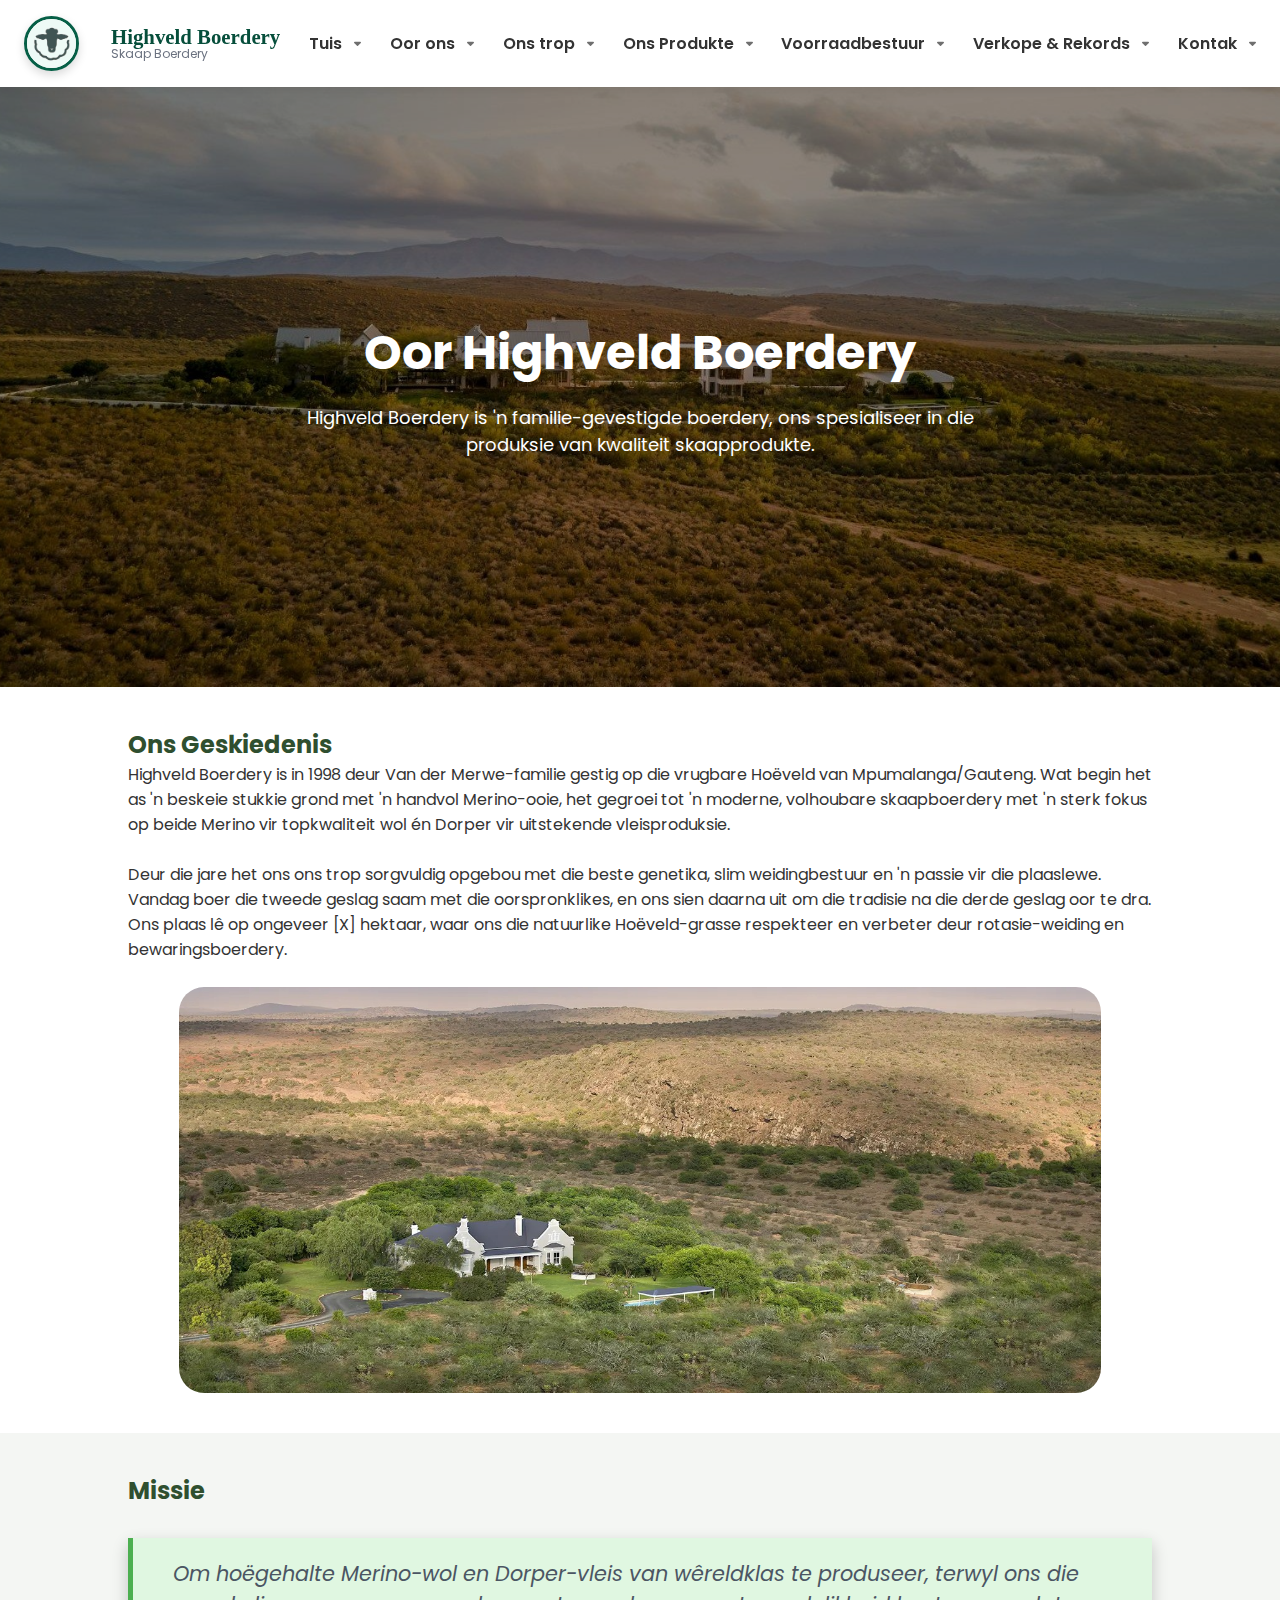
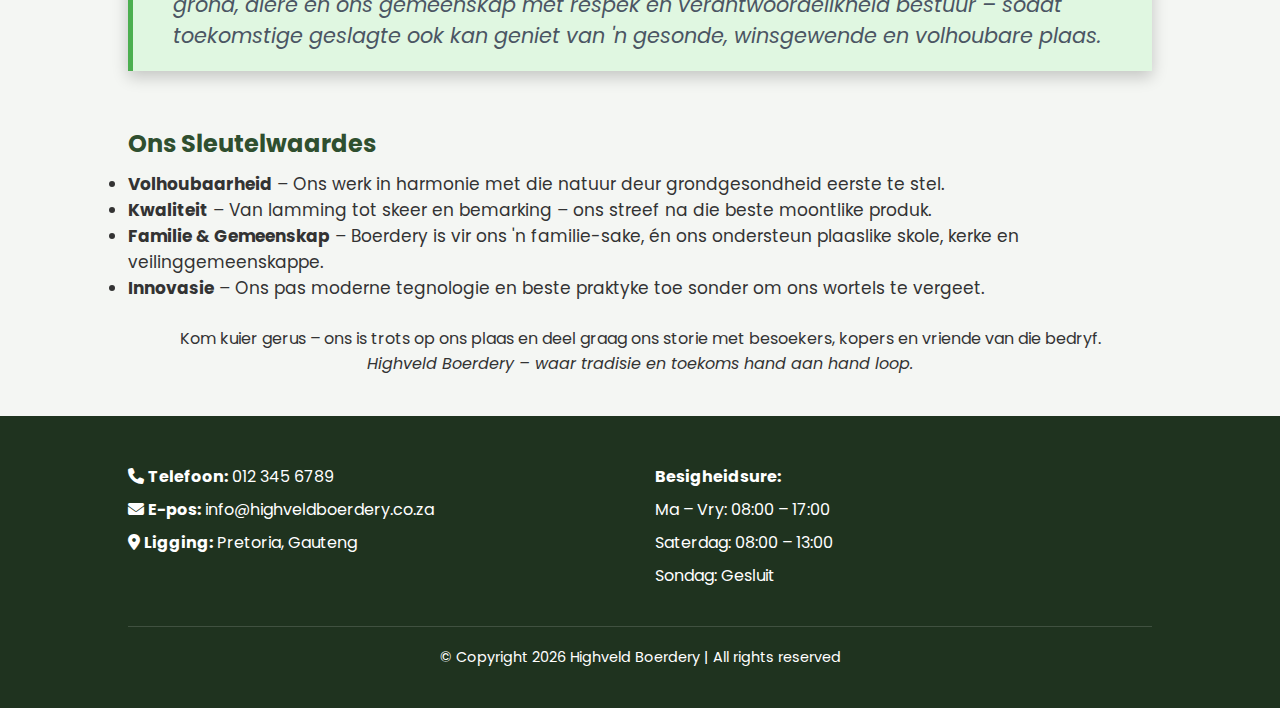
<file: oor_ons.html>
<!DOCTYPE html>
<html lang="af">
<head>
    <meta charset="UTF-8">
    <meta name="viewport" content="width=device-width, initial-scale=1.0">

    <title>Oor Ons - Highveld Boerdery</title>

    <!-- Link na google fonts en awesomefonts vir fonts en ikone -->
    <link href="https://fonts.googleapis.com/css2?family=Lexend+Peta:wght@100..900&family=Playfair+Display:ital@1&family=Poppins:wght@300;400;600&display=swap" rel="stylesheet">
    <link rel="stylesheet" href="https://cdnjs.cloudflare.com/ajax/libs/font-awesome/6.5.0/css/all.min.css"/>

    <!-- Link CSS file -->
    <link rel="stylesheet" href="Style.css">

</head>

<body>
    <!-- NAVIGASIE EN MENU (Menu en Dropdown menu) -->
    <header>
        <div class="nav-container">
            <div class="logo-group">
                <img src="Logo.jpg" alt="Highveld Boerdery Logo" class="logo-img">  
                <div class="logo-text">
                    <h1>Highveld Boerdery</h1>
                    <p>Skaap Boerdery</p>
                </div>
            </div>

            <nav>
                <ul class="nav">
                    <li class="dropdown">
                        <a href="index.html" class="dropbtn">Tuis<i class="fa-solid fa-caret-down"></i></a>
                        <ul class="dropdown-content">
                            <li><a href="index.html#Welkom">Welkom</a></li>
                            <li><a href="index.html#Hoogtepunte">Ons Hoogtepunte</a></li>
                            <li><a href="#Bestuursbenadering">Bestuursbenadering</a></li>
                            <li><a href="index.html#VolhoubareToekoms">Ons volhoubare toekoms</a></li>
                            <li><a href="index.html#OnsWaardes">Ons Waardes</a></li>
                            <li><a href="index.html#OnsGalery">Ons Galery</a></li>
                            <li><a href="index.html#OnsProduksie">Ons Produksie</a></li>
                        </ul>
                    </li>

                    <li class="dropdown">
                        <a href="oor_ons.html" class="dropbtn">Oor ons<i class="fa-solid fa-caret-down"></i></a>
                        <ul class="dropdown-content">
                            <li><a href="oor_ons.html#Geskiedenis">Ons Geskiedenis</a></li>
                            <li><a href="oor_ons.html#Missie">Missie & Sleutelwaardes</a></li>
                        </ul>
                    </li>

                    <li class="dropdown">
                        <a href="ons_trop.html" class="dropbtn">Ons trop<i class="fa-solid fa-caret-down"></i></a>
                        <ul class="dropdown-content">
                            <li><a href="ons_trop.html#HoeBoer">Hoe Ons Boer</a></li>
                            <li><a href="ons_trop.html#OnsTrop">Ons Trop</a></li>
                        </ul>
                    </li>

                    <li class="dropdown">
                        <a href="products.html" class="dropbtn">Ons Produkte<i class="fa-solid fa-caret-down"></i></a>
                        <ul class="dropdown-content">
                            <li><a href="products.html#Pryslys">Pryslys</a></li>
                            <li><a href="products.html#Bestel">Bestel / Aanvraag</a></li>
                        </ul>
                    </li>   

                    <li class="dropdown">
                        <a href="voorraadbestuur.html" class="dropbtn">Voorraadbestuur<i class="fa-solid fa-caret-down"></i></a>
                        <ul class="dropdown-content">
                            <li><a href="voorraadbestuur.html#Voorraadbestuur">Huidige Voorraad</a></li>
                        </ul>
                    </li>

                    <li class="dropdown">
                        <a href="verkope_en_rekord.html" class="dropbtn">Verkope & Rekords<i class="fa-solid fa-caret-down"></i></a>
                        <ul class="dropdown-content">
                            <li><a href="verkope_en_rekord.html#OnlangseVerkope">Onlangse Verkope</a></li>
                        </ul>
                    </li>
                    
                    <li class="dropdown">
                        <a href="contact.html" class="dropbtn">Kontak<i class="fa-solid fa-caret-down"></i></a>
                        <ul class="dropdown-content">
                            <li><a href="contact.html#Kontak">Kontak Ons</a></li>
                        </ul>
                    </li>
                </ul>
            </nav>
        </div>
    </header>

    <!-- Hero -->
    <section class="hero" style="background-image: url('Plaas.jpg');">
        <div class="hero-content">
            <h1>Oor Highveld Boerdery</h1>
            <p>Highveld Boerdery is 'n familie-gevestigde boerdery, ons spesialiseer in die produksie van kwaliteit skaapprodukte.</p>
        </div>
    </section>

    <!-- Ander bladsy kleur as default een op ander blaaie -->
    <section id="Geskiedenis" class="alt-section">
        <h2>Ons Geskiedenis</h2>

        <p>
            Highveld Boerdery is in 1998 deur Van der Merwe-familie gestig op die vrugbare Hoëveld van Mpumalanga/Gauteng. 
            Wat begin het as 'n beskeie stukkie grond met 'n handvol Merino-ooie, het gegroei tot 'n moderne, volhoubare skaapboerdery 
            met 'n sterk fokus op beide Merino vir topkwaliteit wol én Dorper vir uitstekende vleisproduksie.
        </p>
        
        <br>

        <p>
            Deur die jare het ons ons trop sorgvuldig opgebou met die beste genetika, slim weidingbestuur en 'n passie vir die plaaslewe. 
            Vandag boer die tweede geslag saam met die oorspronklikes, en ons sien daarna uit om die tradisie na die derde geslag oor te dra. 
            Ons plaas lê op ongeveer [X] hektaar, waar ons die natuurlike Hoëveld-grasse respekteer en verbeter deur rotasie-weiding en bewaringsboerdery.
        </p>
        <br>

        <img src="1Plaas.jpg" alt="Highveld Boerdery Plaas" class="center-image">
    </section>

    <!-- Ander bladsy kleur, default een vir blaaie -->
    <section id="Missie">
        <h2>Missie</h2>

        <!-- Blok met lyn links, ander font, effense skadu en ligte groen agtergrond kleur -->
        <blockquote>
            Om hoëgehalte Merino-wol en Dorper-vleis van wêreldklas te produseer, terwyl ons die grond, diere en ons gemeenskap met respek en verantwoordelikheid bestuur – sodat toekomstige geslagte ook kan geniet van 'n gesonde, winsgewende en volhoubare plaas.
        </blockquote>

        <br>
        
        <h2 style="margin-bottom: 10px;">Ons Sleutelwaardes</h2>
            <!-- Normale bulletpuntlys -->
            <ul style="font-size: 17px;">
                <li><strong>Volhoubaarheid</strong> 
                    – Ons werk in harmonie met die natuur deur grondgesondheid eerste te stel.
                </li>

                <li><strong>Kwaliteit</strong> 
                    – Van lamming tot skeer en bemarking 
                    – ons streef na die beste moontlike produk.
                </li>

                <li><strong>Familie & Gemeenskap</strong> 
                    – Boerdery is vir ons 'n familie-sake, én ons ondersteun plaaslike skole, kerke en veilinggemeenskappe.
                </li>

                <li><strong>Innovasie</strong> 
                    – Ons pas moderne tegnologie en beste praktyke toe sonder om ons wortels te vergeet.
                </li>
            </ul>
        
        <br>

        <p style="text-align: center;">
            Kom kuier gerus – ons is trots op ons plaas en deel graag ons storie met besoekers, kopers en vriende van die bedryf.
        </p>
        
        <!-- Teks wat ephasized is -->
        <p style="text-align: center;">
            <em>Highveld Boerdery – waar tradisie en toekoms hand aan hand loop.</em>
        </p>
    </section>

    <!-- Voetskrif -->
    <footer>
        <div class="footer-container">
            <div class="footer-left">
                <p><i class="fa-solid fa-phone"></i>&nbsp;<strong>Telefoon:</strong> 012 345 6789</p>
                <p><i class="fa-solid fa-envelope"></i>&nbsp;<strong>E-pos:</strong> info@highveldboerdery.co.za</p>
                <p><i class="fa-solid fa-location-dot"></i>&nbsp;<strong>Ligging:</strong> Pretoria, Gauteng</p>
            </div>
            
            <div class="footer-right">
                <p><strong>Besigheidsure:</strong></p>
                <p>Ma – Vry: 08:00 – 17:00</p>
                <p>Saterdag: 08:00 – 13:00</p>
                <p>Sondag: Gesluit</p>
            </div>
        </div>
        
        <div class="footer-copyright">
            <p>© Copyright 2026 Highveld Boerdery | All rights reserved</p>
        </div>
    </footer>

    <!-- Terug na bo knoppie -->
    <button id="topBtn" onclick="window.scrollTo({top:0,behavior:'smooth'})">↑</button>

    <!-- Link JavaScript file -->
    <script src="script.js"></script>
</body>
</html>
</file>
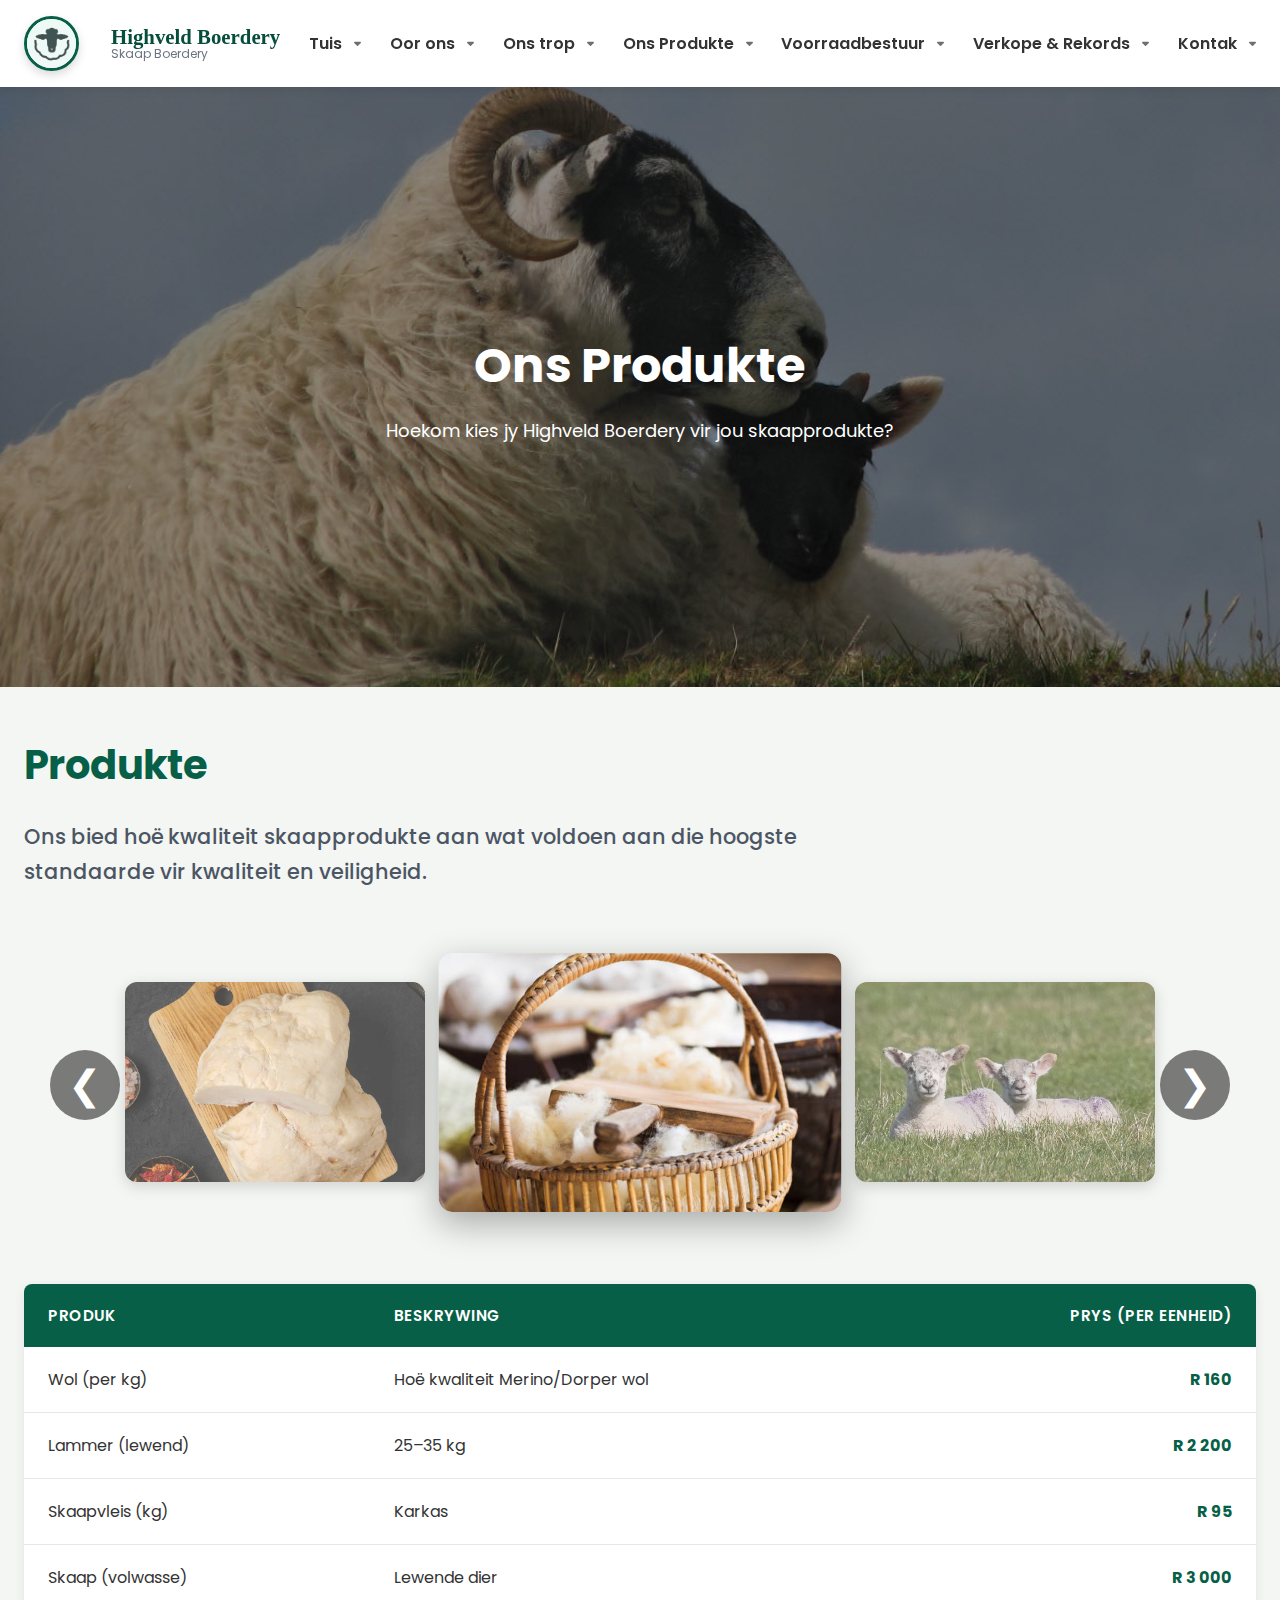
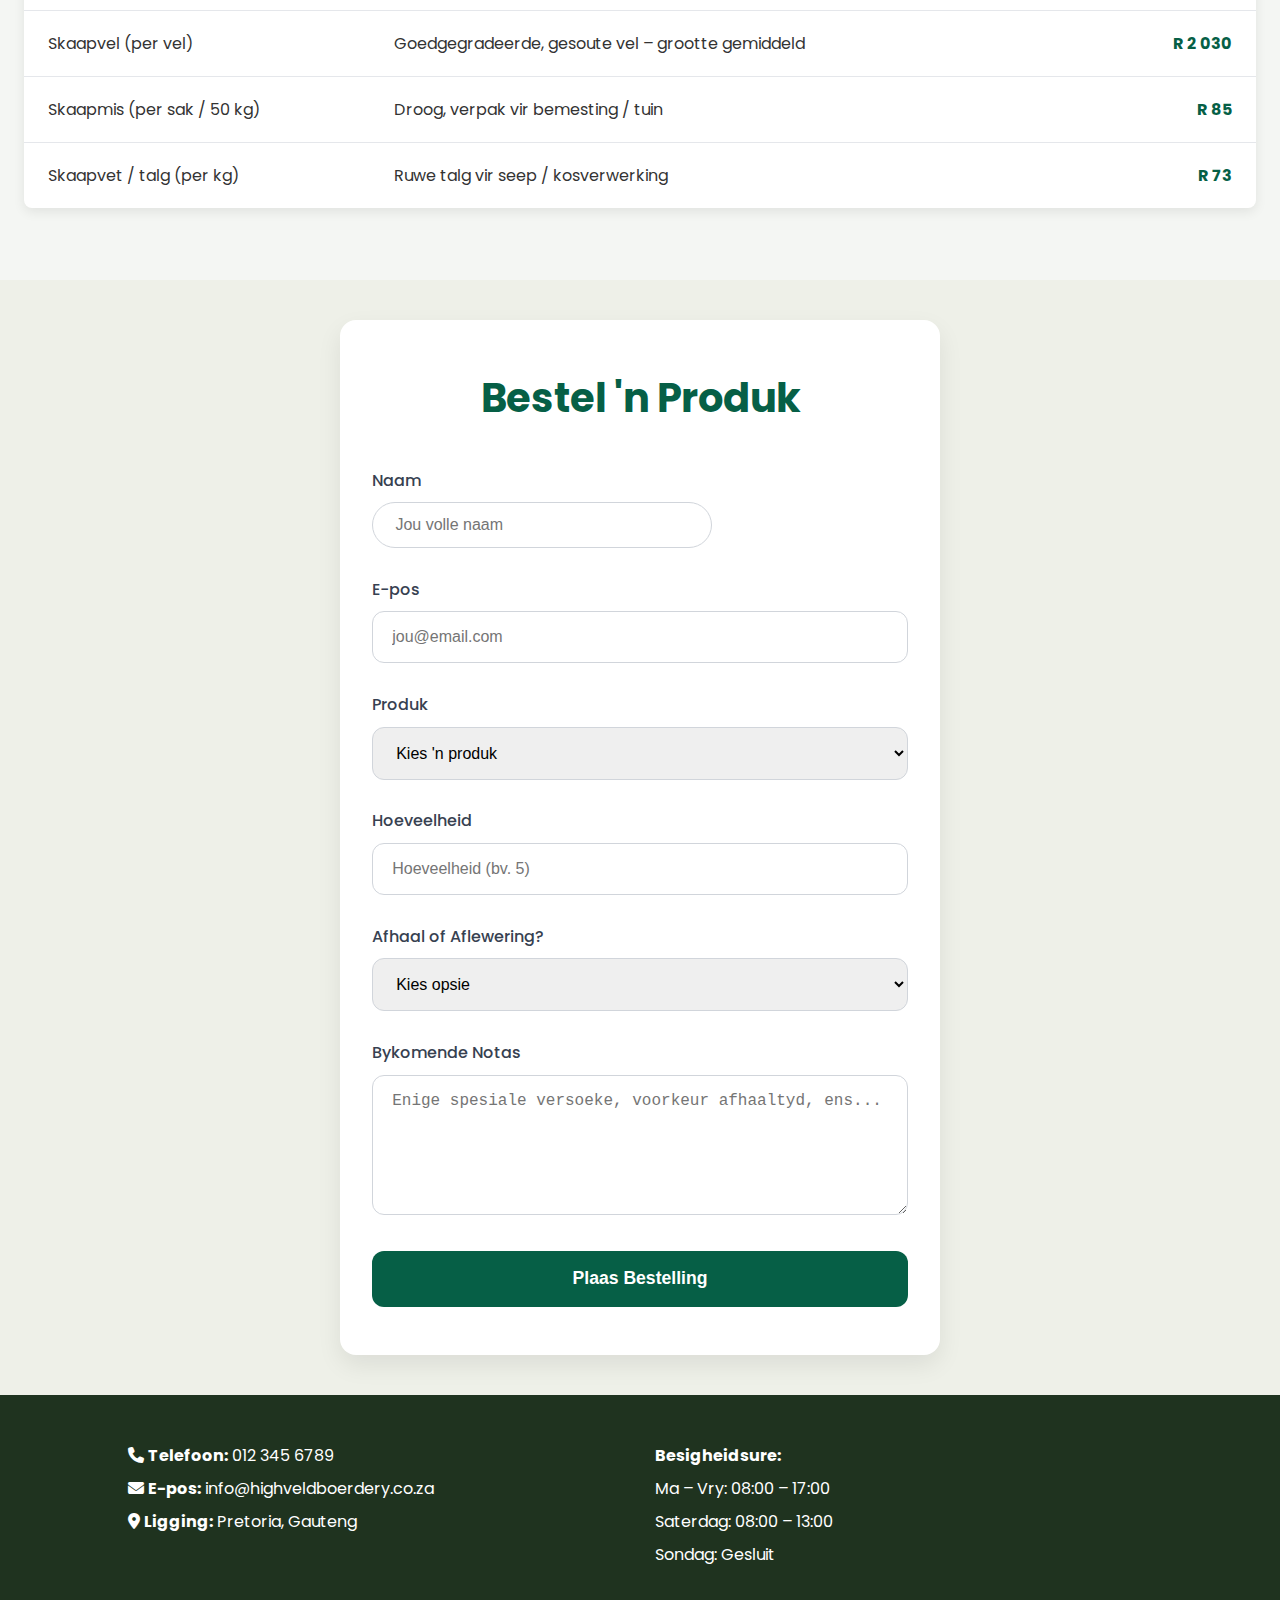
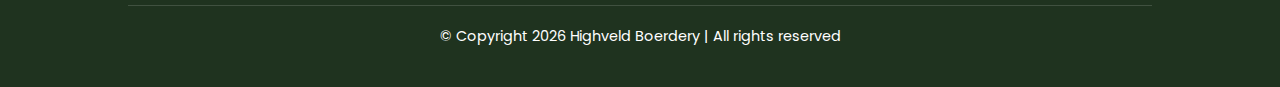
<file: products.html>
<!DOCTYPE html>
<html lang="af">
<head>
    <meta charset="UTF-8">
    <meta name="viewport" content="width=device-width, initial-scale=1.0">

    <title>Highveld Boerdery</title>

    <!-- Link na google fonts en fontawesome vir fonts en ikone -->
    <link href="https://fonts.googleapis.com/css2?family=Lexend+Peta:wght@100..900&family=Playfair+Display:ital@1&family=Poppins:wght@300;400;600&display=swap" rel="stylesheet">
    <link rel="stylesheet" href="https://cdnjs.cloudflare.com/ajax/libs/font-awesome/6.5.0/css/all.min.css"/>

    <!-- Link CSS file -->
    <link rel="stylesheet" href="Style.css">
</head>

<body>
    <!-- NAVIGASIE EN MENU (menu en dropdownmenu) -->
    <header>
        <div class="nav-container">
            <div class="logo-group">
                <img src="Logo.jpg" alt="Highveld Boerdery Logo" class="logo-img"> 
                <div class="logo-text">
                    <h1>Highveld Boerdery</h1>
                    <p>Skaap Boerdery</p>
                </div>
            </div>

            <nav>
                <ul class="nav">
                    <li class="dropdown">
                        <a href="index.html" class="dropbtn">Tuis<i class="fa-solid fa-caret-down"></i></a>
                        <ul class="dropdown-content">
                            <li><a href="index.html#Welkom">Welkom</a></li>
                            <li><a href="index.html#Hoogtepunte">Ons Hoogtepunte</a></li>
                            <li><a href="#Bestuursbenadering">Bestuursbenadering</a></li>
                            <li><a href="index.html#VolhoubareToekoms">Ons volhoubare toekoms</a></li>
                            <li><a href="index.html#OnsWaardes">Ons Waardes</a></li>
                            <li><a href="index.html#OnsGalery">Ons Galery</a></li>
                            <li><a href="index.html#OnsProduksie">Ons Produksie</a></li>
                        </ul>
                    </li>

                    <li class="dropdown">
                        <a href="oor_ons.html" class="dropbtn">Oor ons<i class="fa-solid fa-caret-down"></i></a>
                        <ul class="dropdown-content">
                            <li><a href="oor_ons.html#Geskiedenis">Ons Geskiedenis</a></li>
                            <li><a href="oor_ons.html#Missie">Missie & Sleutelwaardes</a></li>
                        </ul>
                    </li>

                    <li class="dropdown">
                        <a href="ons_trop.html" class="dropbtn">Ons trop<i class="fa-solid fa-caret-down"></i></a>
                        <ul class="dropdown-content">
                            <li><a href="ons_trop.html#HoeBoer">Hoe Ons Boer</a></li>
                            <li><a href="ons_trop.html#OnsTrop">Ons Trop</a></li>
                        </ul>
                    </li>

                    <li class="dropdown">
                        <a href="products.html" class="dropbtn">Ons Produkte<i class="fa-solid fa-caret-down"></i></a>
                        <ul class="dropdown-content">
                            <li><a href="products.html#Pryslys">Pryslys</a></li>
                            <li><a href="products.html#Bestel">Bestel / Aanvraag</a></li>
                        </ul>
                    </li>   

                    <li class="dropdown">
                        <a href="voorraadbestuur.html" class="dropbtn">Voorraadbestuur<i class="fa-solid fa-caret-down"></i></a>
                        <ul class="dropdown-content">
                            <li><a href="voorraadbestuur.html#Voorraadbestuur">Huidige Voorraad</a></li>
                        </ul>
                    </li>

                    <li class="dropdown">
                        <a href="verkope_en_rekord.html" class="dropbtn">Verkope & Rekords<i class="fa-solid fa-caret-down"></i></a>
                        <ul class="dropdown-content">
                            <li><a href="verkope_en_rekord.html#OnlangseVerkope">Onlangse Verkope</a></li>
                        </ul>
                    </li>
                    
                    <li class="dropdown">
                        <a href="contact.html" class="dropbtn">Kontak<i class="fa-solid fa-caret-down"></i></a>
                        <ul class="dropdown-content">
                            <li><a href="contact.html#Kontak">Kontak Ons</a></li>
                        </ul>
                    </li>
                </ul>
            </nav>
        </div>
    </header>

    <!-- Hero -->
    <section class="hero" style="background-image: url('2BlackheadPersian.jpg');">
        <div class="hero-content">
            <h1>Ons Produkte</h1>
            <p>Hoekom kies jy Highveld Boerdery vir jou skaapprodukte?</p>
        </div>
    </section>

    <!-- Seksie wat se hoofopskrifte en paragrawe biedjie anders is -->
    <div class="content-container">
        <h2>Produkte</h2>
        <p class="section-intro">Ons bied hoë kwaliteit skaapprodukte aan wat voldoen aan die hoogste standaarde vir kwaliteit en veiligheid.</p>

        <div class="produk-carousel-container">

            <!-- Produk Sirkulere Galery , 3 prente op slag, huidige prent 'middel voor' ander links en regs 'agter' -->
            <div class="produk-carousel" id="produkCarousel">
                <!-- Prente vanaf JS skikking hier ingevoer dus die id -->
            </div>

            <!-- Pyltjies -->
            <button class="carousel-arrow left-arrow" onclick="moveSlide(-1)">❮</button>
            <button class="carousel-arrow right-arrow" onclick="moveSlide(1)">❯</button>
        </div>

        <!-- Produkte tabel -->
        <table>
            <thead>
                <tr>
                    <th>Produk</th>
                    <th>Beskrywing</th>
                    <th style="text-align: right;">Prys (per eenheid)</th>
                </tr>
            </thead>

            <tbody>
                <tr>
                    <td>Wol (per kg)</td>
                    <td>Hoë kwaliteit Merino/Dorper wol</td>
                    <td class="price">R 160</td>
                </tr>

                <tr>
                    <td>Lammer (lewend)</td>
                    <td>25–35 kg</td>
                    <td class="price">R 2 200</td>
                </tr>

                <tr>
                    <td>Skaapvleis (kg)</td>
                    <td>Karkas</td>
                    <td class="price">R 95</td>
                </tr>

                <tr>
                    <td>Skaap (volwasse)</td>
                    <td>Lewende dier</td>
                    <td class="price">R 3 000</td>
                </tr>

                <!-- Byprodukte begin hier -->
                <tr>
                    <td>Skaapvel (per vel)</td>
                    <td>Goedgegradeerde, gesoute vel – grootte gemiddeld</td>
                    <td class="price">R 2 030</td>
                </tr>

                <tr>
                    <td>Skaapmis (per sak / 50 kg)</td>
                    <td>Droog, verpak vir bemesting / tuin</td>
                    <td class="price">R 85</td>
                </tr>

                <tr>
                    <td>Skaapvet / talg (per kg)</td>
                    <td>Ruwe talg vir seep / kosverwerking</td>
                    <td class="price">R 73</td>
                </tr>

            </tbody>
        </table>
    </div>

    <!-- Bestelvorm (totale prys bysit in bestelling - standaard aflewering koste R100) -->
    <section class="alt-section-3" id="Bestel">
        <div class="form-container">
            <h2>Bestel 'n Produk</h2>

            <form id="orderForm" onsubmit="handleOrderSubmit(event)">
                <div class="form-group">
                    <label>Naam</label>
                    <input type="text" id="name" required placeholder="Jou volle naam">
                </div>

                <div class="form-group">
                    <label>E-pos</label>
                    <input type="email" id="email" required placeholder="jou@email.com">
                </div>

                <!-- Aftreklys opsies -->
                <div class="form-group">
                    <label>Produk</label>
                    <select id="product" required>
                        <option value="">Kies 'n produk</option>
                        <option value="Wol">Wol (per kg)</option>
                        <option value="Lammer">Lammer (lewend)</option>
                        <option value="Skaapvleis">Skaapvleis (kg)</option>
                        <option value="Skaap">Skaap (volwasse)</option>
                        <option value="Skaapvel">Skaapvel (per vel)</option>
                        <option value="Skaapmis">Skaapmis (per sak)</option>
                        <option value="Skaapvet">Skaapvet / talg (per kg)</option>
                    </select>
                </div>

                <div class="form-group">
                    <label>Hoeveelheid</label>
                    <input type="number" id="quantity" required min="1" placeholder="Hoeveelheid (bv. 5)">
                </div>

                <!-- Aftreklys opsies -->
                <div class="form-group">
                    <label>Afhaal of Aflewering?</label>
                    <select id="deliveryOption" required onchange="toggleAddressField()">
                        <option value="">Kies opsie</option>
                        <option value="self">Self-afhaal by plaas (Pretoria omgewing)</option>
                        <option value="deliver">Aflewering (ekstra koste mag geld)</option>
                    </select>
                </div>

                <!-- Veld wat versteek is as afhaal gekies word -->
                <div class="form-group" id="addressGroup" style="display:none;">
                    <label>Afleweringsadres</label>
                    <textarea id="deliveryAddress" rows="3" placeholder="Volledige afleweringsadres (straat, suburb, stad, poskode)"></textarea>
                </div>

                <div class="form-group">
                    <label>Bykomende Notas</label>
                    <textarea id="notes" rows="4" placeholder="Enige spesiale versoeke, voorkeur afhaaltyd, ens..."></textarea>
                </div>

                <button type="submit" class="submit-btn">Plaas Bestelling</button>
            </form>
        </div>
    </section>

    <!-- Voetskrif -->
    <footer>
        <div class="footer-container">
            <div class="footer-left">
                <p><i class="fa-solid fa-phone"></i>&nbsp;<strong>Telefoon:</strong> 012 345 6789</p>
                <p><i class="fa-solid fa-envelope"></i>&nbsp;<strong>E-pos:</strong> info@highveldboerdery.co.za</p>
                <p><i class="fa-solid fa-location-dot"></i>&nbsp;<strong>Ligging:</strong> Pretoria, Gauteng</p>
            </div>
            
            <div class="footer-right">
                <p><strong>Besigheidsure:</strong></p>
                <p>Ma – Vry: 08:00 – 17:00</p>
                <p>Saterdag: 08:00 – 13:00</p>
                <p>Sondag: Gesluit</p>
            </div>
        </div>
        
        <div class="footer-copyright">
            <p>© Copyright 2026 Highveld Boerdery | All rights reserved</p>
        </div>
    </footer>

    <!-- Terug na bo knoppie -->
    <button id="topBtn" onclick="window.scrollTo({top:0,behavior:'smooth'})">↑</button>

    <!-- Link JavaScript file -->
    <script src="script.js"></script>
</body>
</html>
</file>
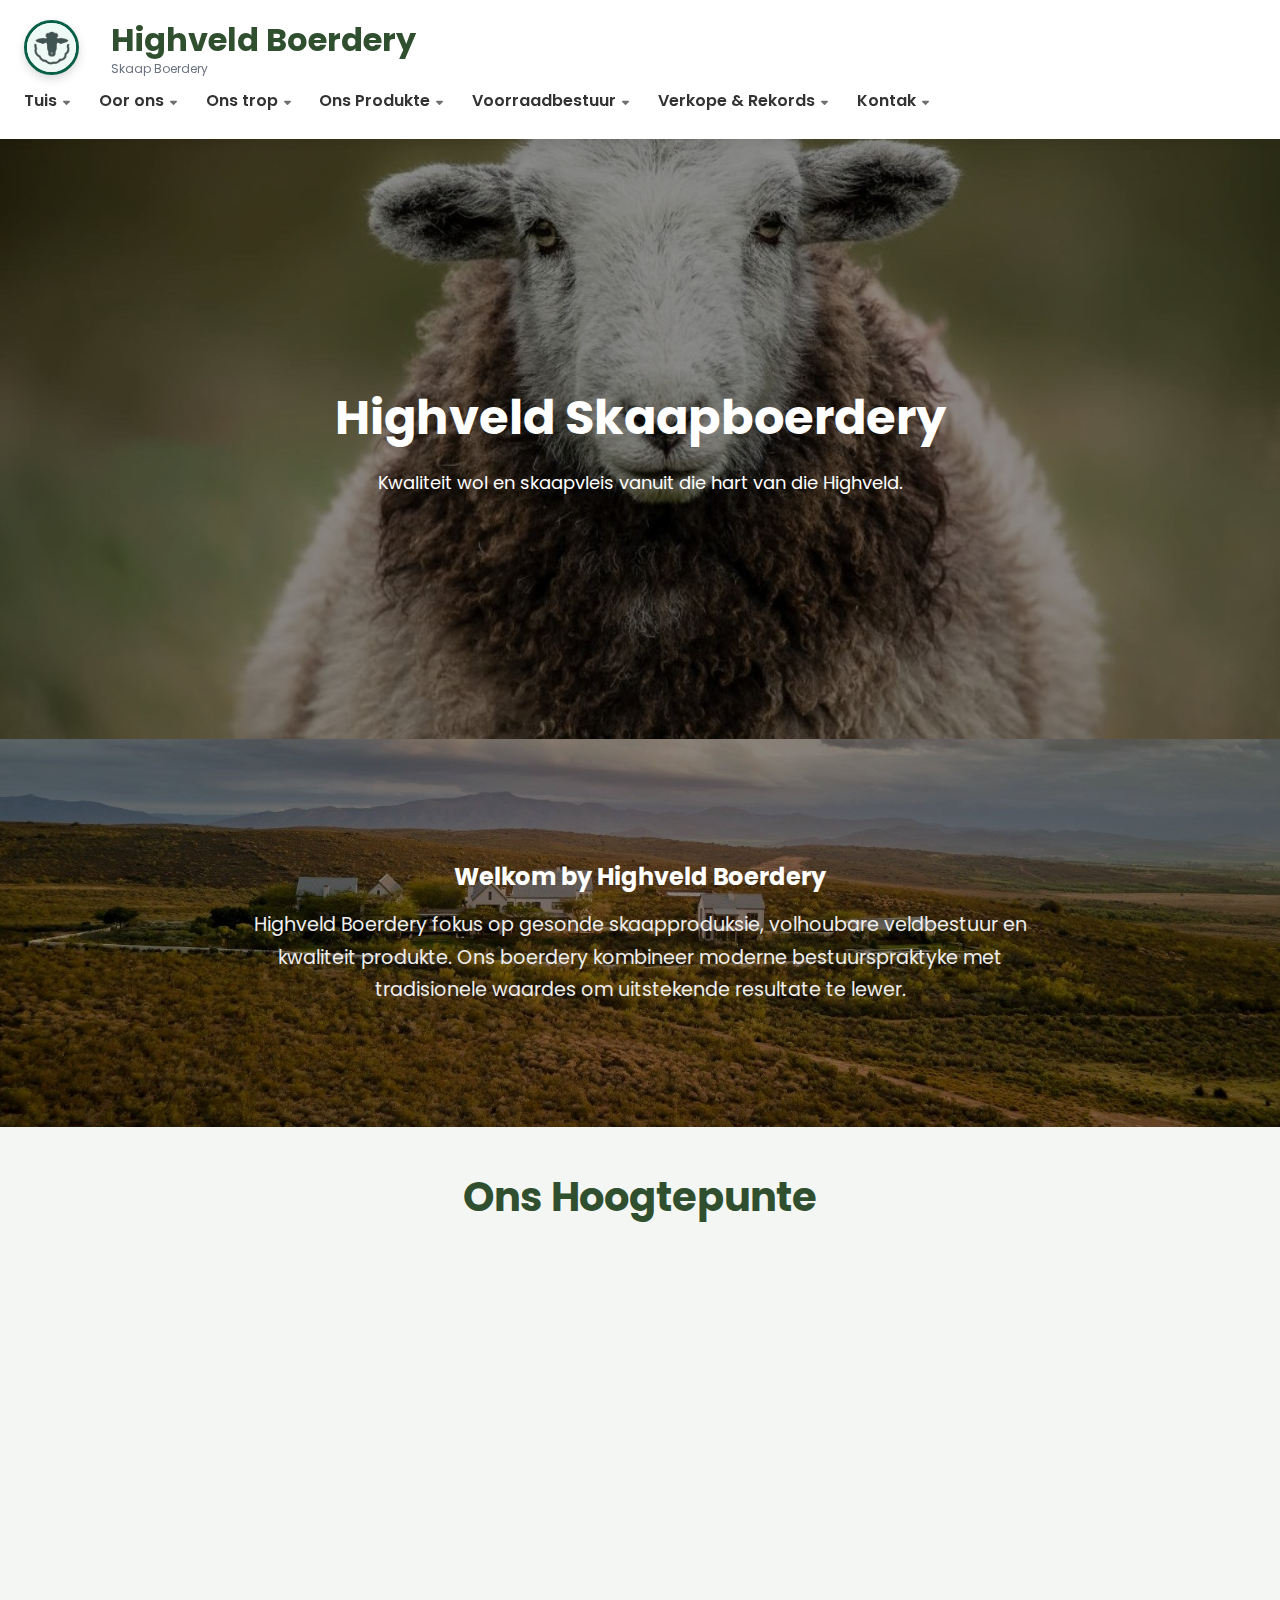
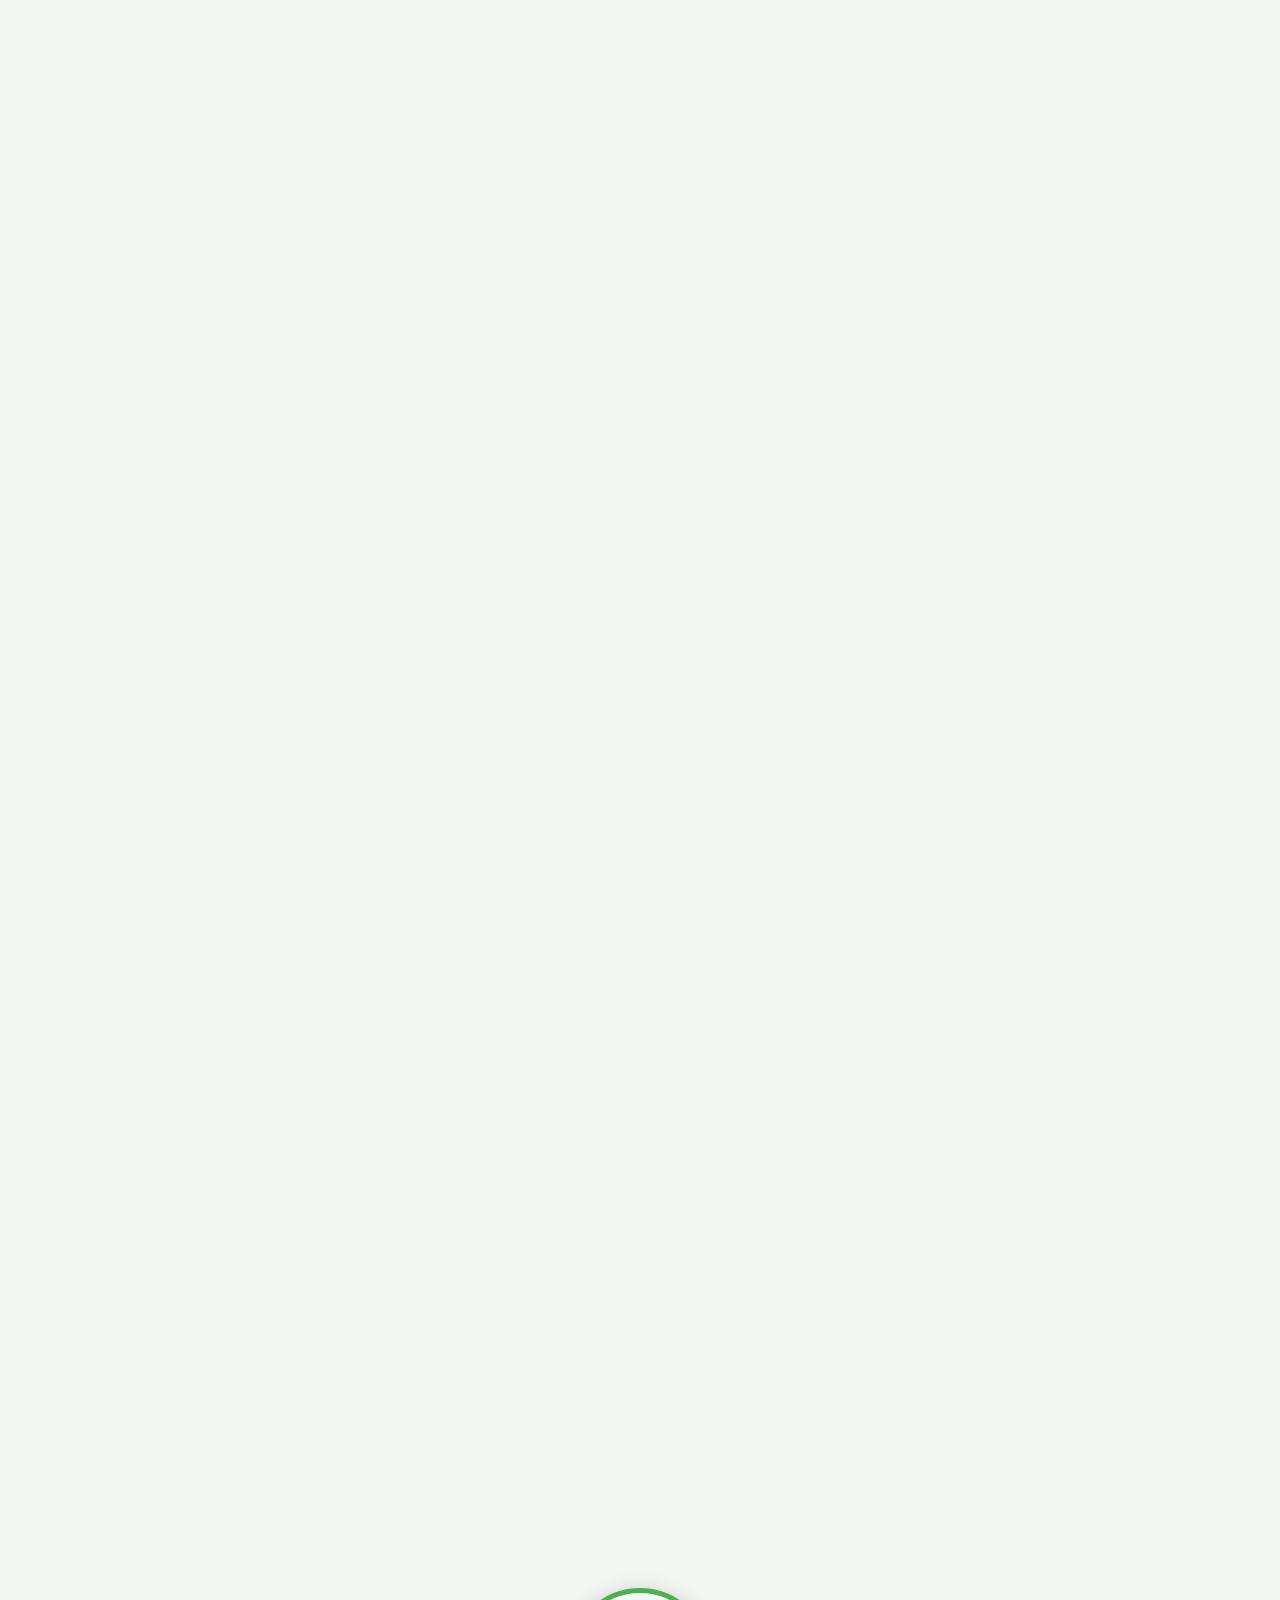
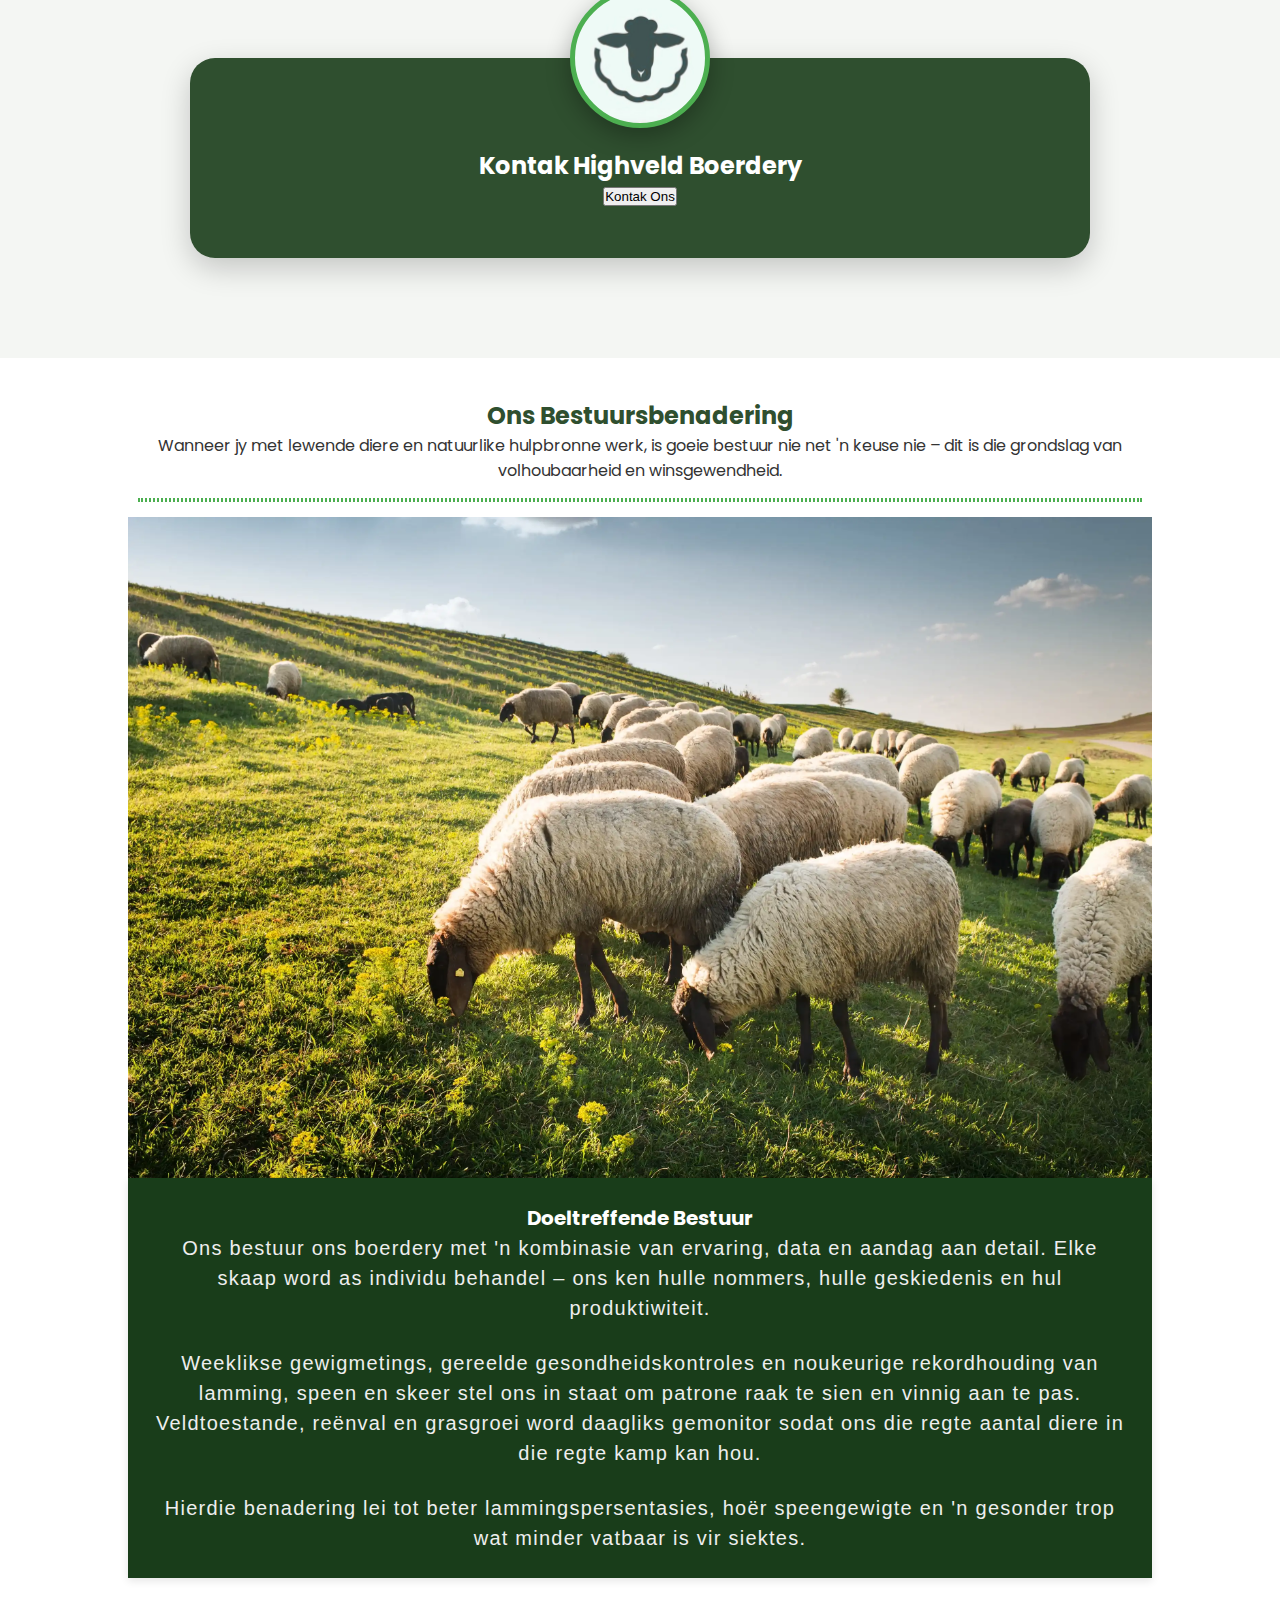
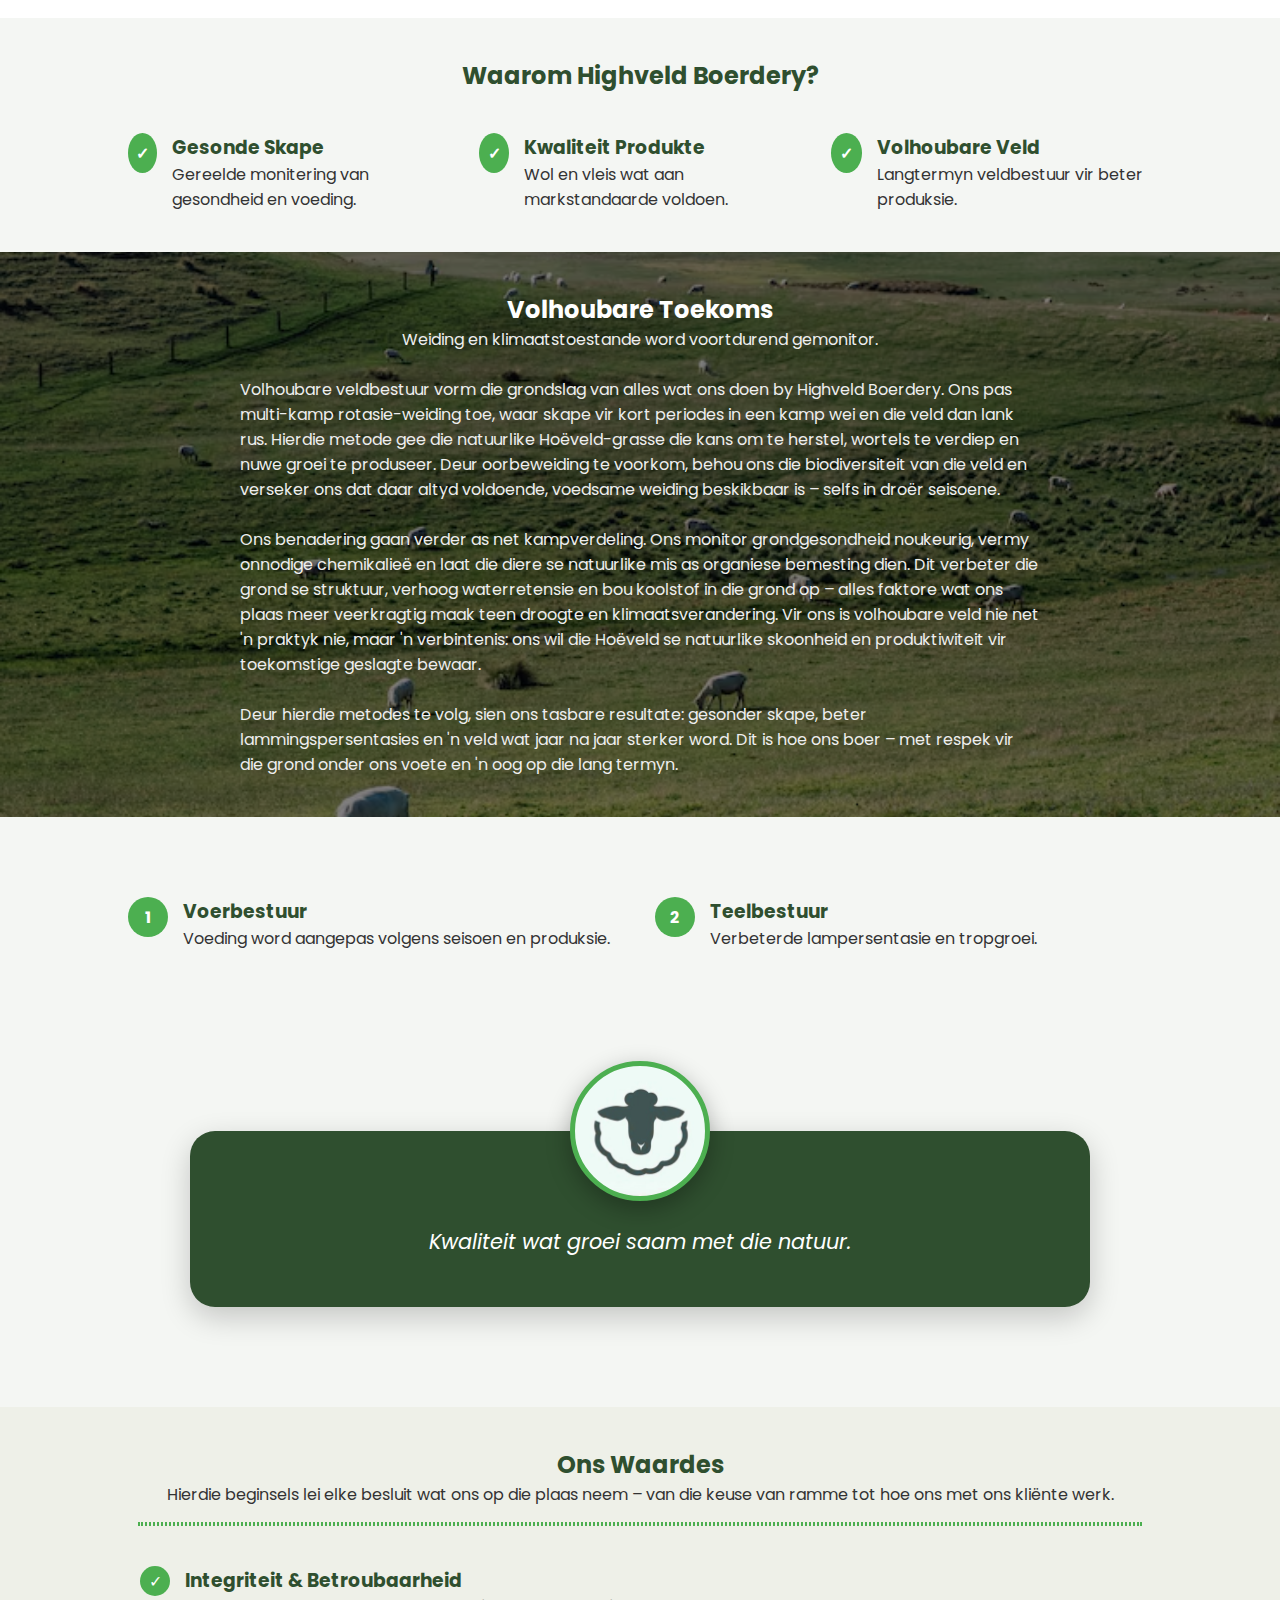
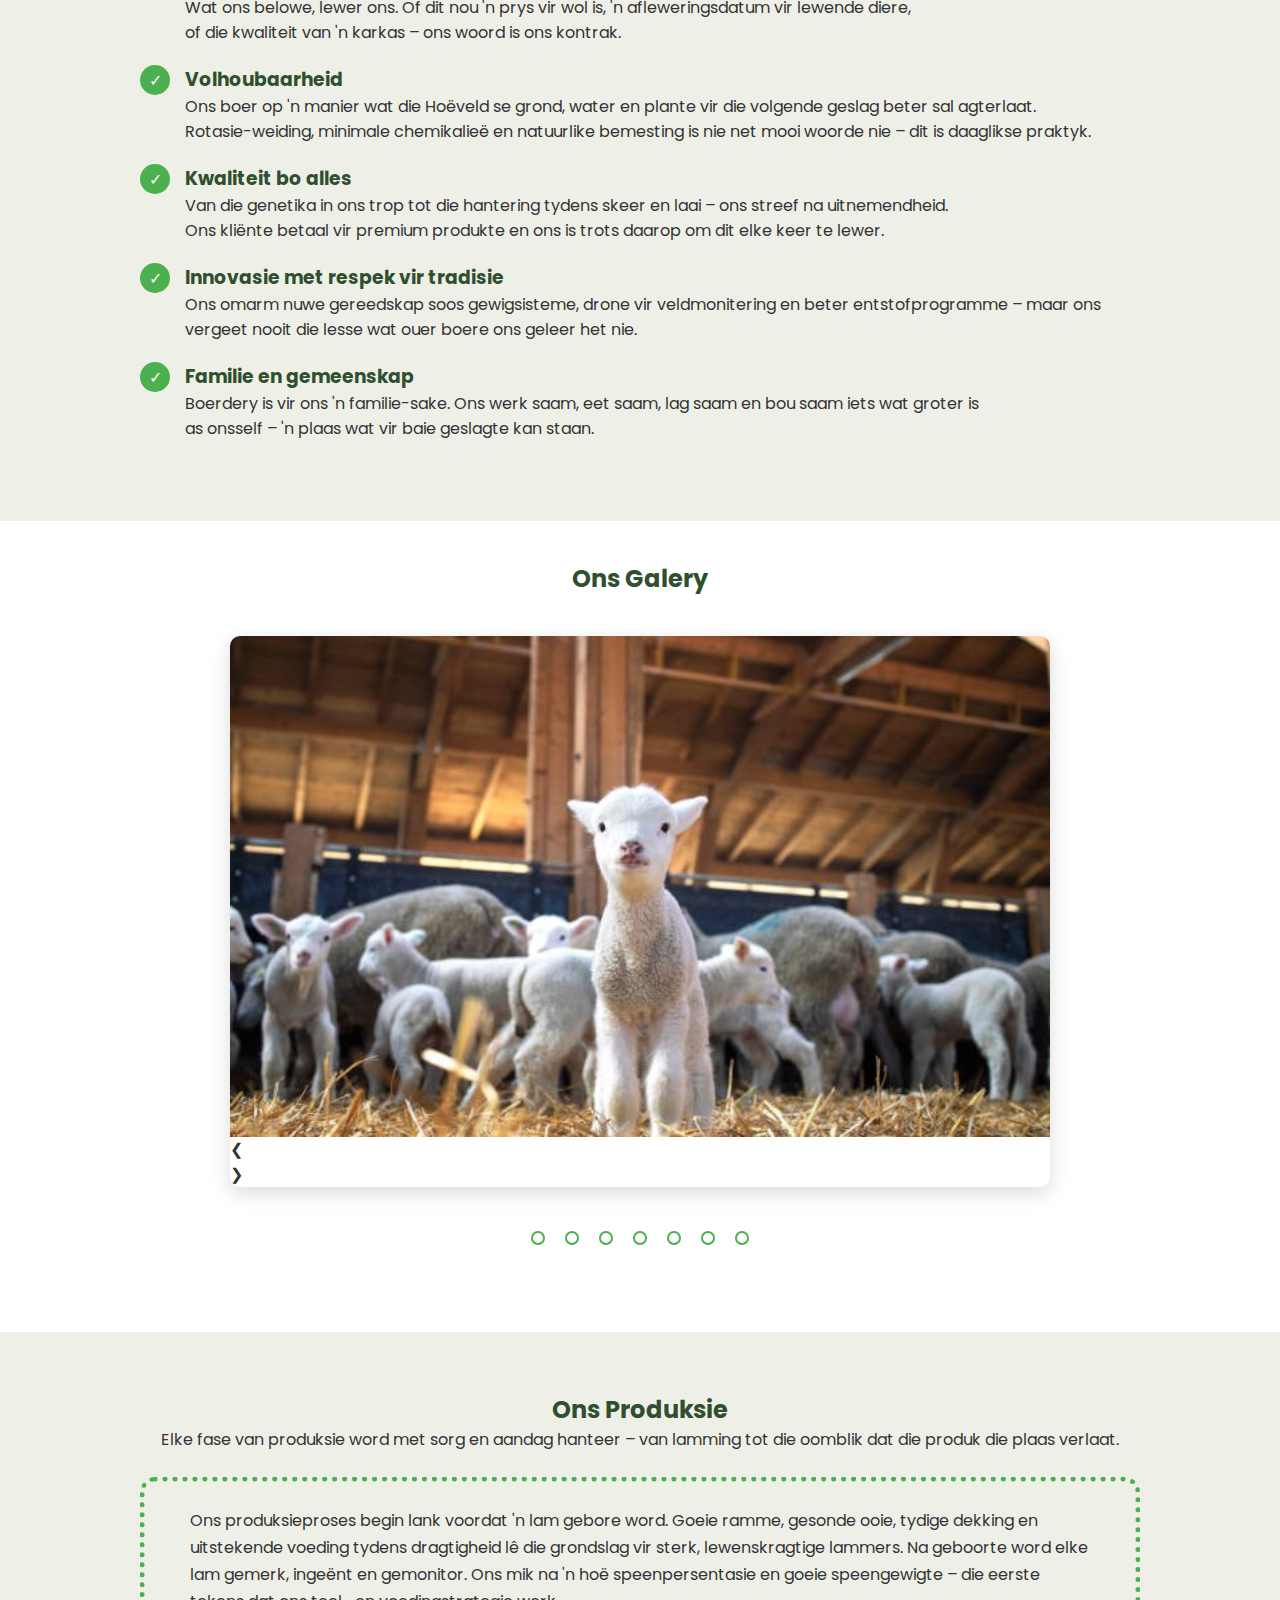
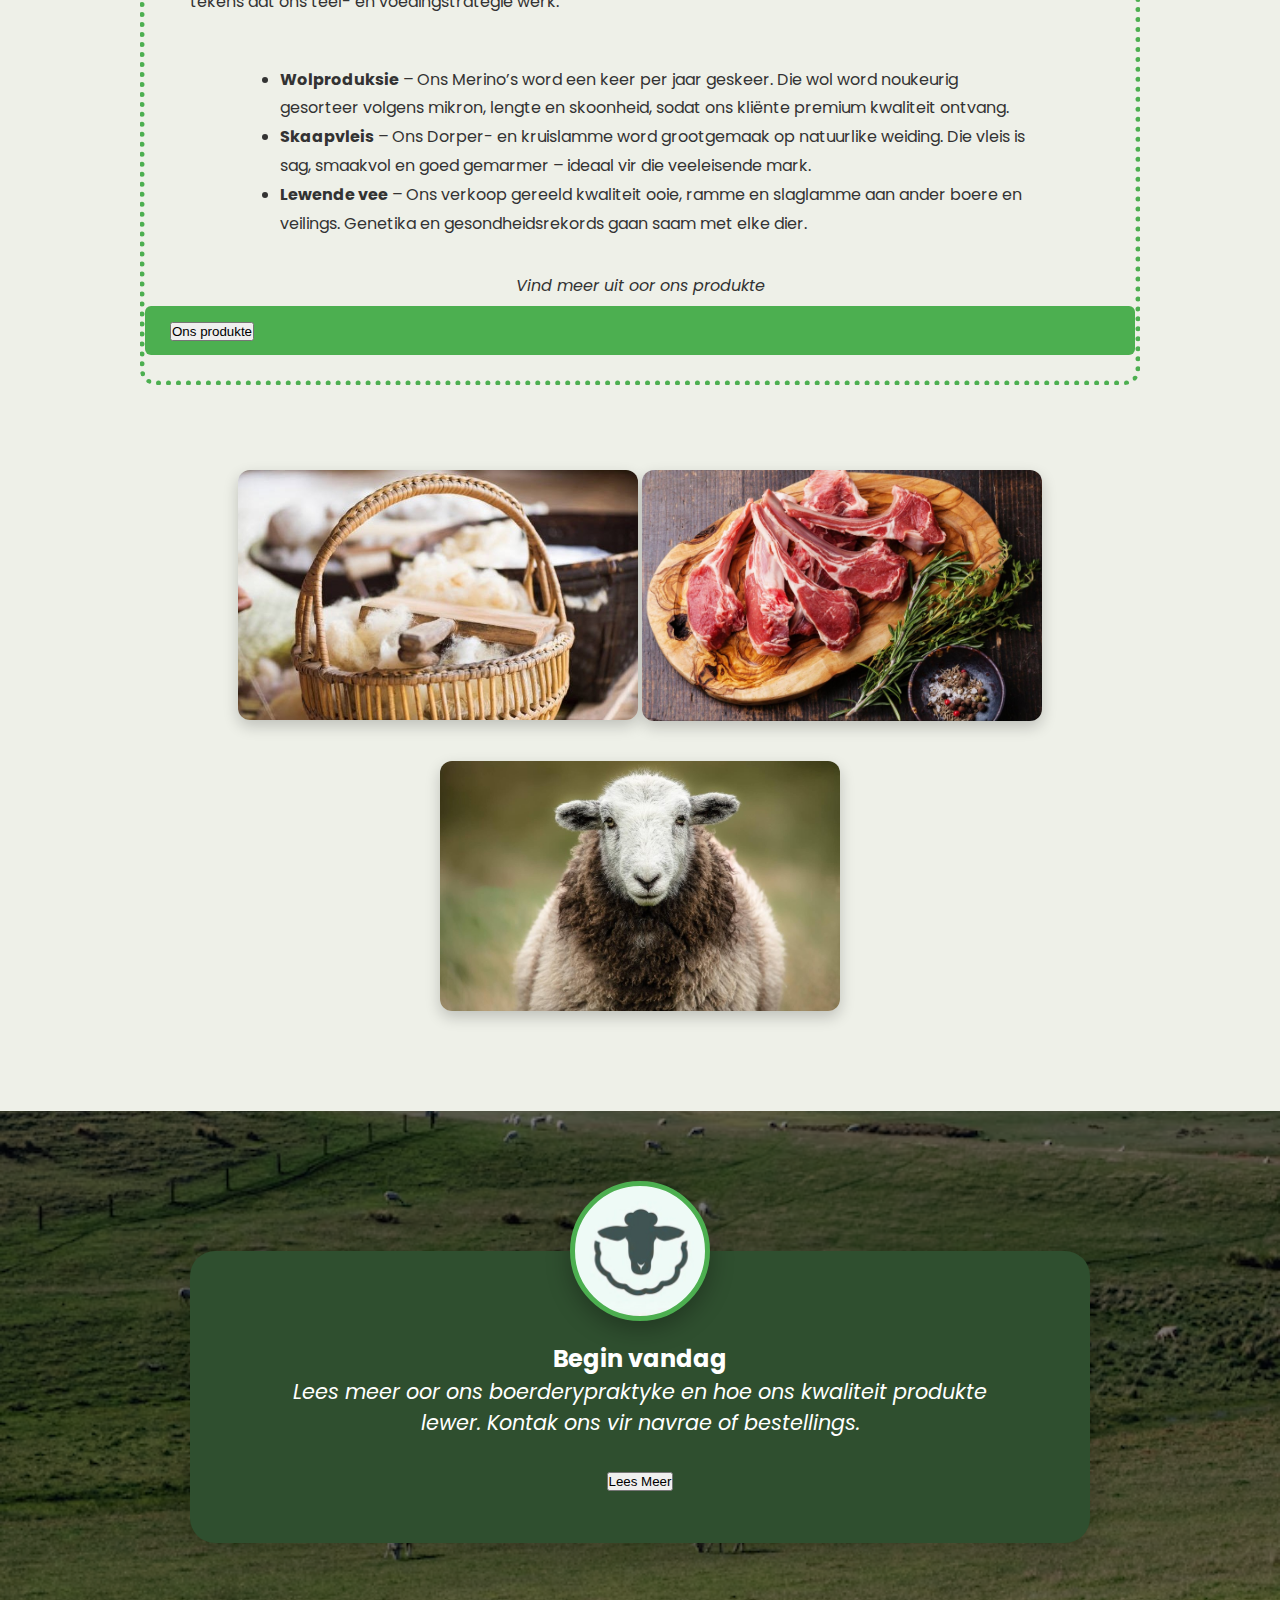
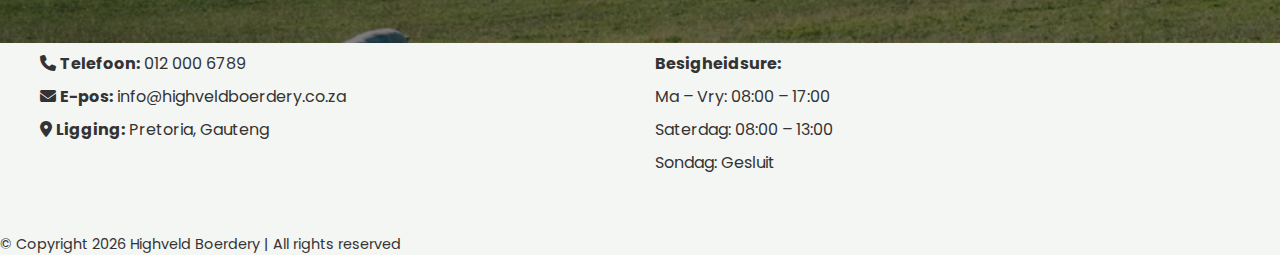
<file: TOETS.html>
<!DOCTYPE html>
<html lang="af">
<head>
    <meta charset="UTF-8">
    <meta name="viewport" content="width=device-width, initial-scale=1.0">
    
    <title>Highveld Boerdery</title>

    <meta name="description" content="Highveld Boerdery is a family-owned farm in the Highveld region of South Africa, specializing in sustainable agriculture and livestock management.">
    <meta name="keywords" content="Highveld Boerdery, farming, agriculture, livestock, sustainable farming, South Africa">

    <!-- Link vir google fonts vir fonts wat ek gebruik asook link na Font Awesome vir hul ikone wat ek gebruik -->
    <link href="https://fonts.googleapis.com/css2?family=Poppins:wght@300;400;600&family=Playfair+Display:ital@1&family=Story+Script&display=swap" rel="stylesheet">
    <link rel="stylesheet" href="https://cdnjs.cloudflare.com/ajax/libs/font-awesome/6.5.0/css/all.min.css"/>

    <!-- Link CSS file -->
    <link rel="stylesheet" href="TOETS.css">
</head>

<body>
    <!-- NAVIGASIE EN MENU (Menu + Dropdown menu) -->
    <header>
        <div class="nav-houer">
            <div class="logo-groep">
                <img src="Logo.jpg" alt="Highveld Boerdery Logo" class="logo-prent">  
                <div class="logo-teks">
                    <h1>Highveld Boerdery</h1>
                    <p>Skaap Boerdery</p>
                </div>
            </div>

            <!-- Hamburger / Close knoppie – net vir mobiel -->
            <button class="menu-knoppie" id="menuToggle" aria-label="Menu oopmaak/toemaak">
                <i class="fa-solid fa-bars" id="barsIcon"></i>
                <i class="fa-solid fa-x" id="xIcon" style="display:none;"></i>
            </button>

            <nav class="hoof-nav" id="mainNav">
                <ul class="nav-menu">
                    <li class="afrol">
                        <a href="TOETS.html" class="aftrek-knoppie">Tuis<span class="afrol-toggle"><i class="fa-solid fa-caret-down"></i></span></a>
                        <ul class="afrol-inhoud">
                            <li><a href="TOETS.html#Welkom">Welkom</a></li>
                            <li><a href="TOETS.html#Hoogtepunte">Ons Hoogtepunte</a></li>
                            <li><a href="TOETS.html#Bestuursbenadering">Bestuursbenadering</a></li>
                            <li><a href="TOETS.html#VolhoubareToekoms">Ons volhoubare toekoms</a></li>
                            <li><a href="TOETS.html#OnsWaardes">Ons Waardes</a></li>
                            <li><a href="TOETS.html#OnsGalery">Ons Galery</a></li>
                            <li><a href="TOETS.html#OnsProduksie">Ons Produksie</a></li>
                        </ul>
                    </li>

                    <li class="afrol">
                        <a href="oor_ons.html" class="aftrek-knoppie">Oor ons<span class="afrol-toggle"><i class="fa-solid fa-caret-down"></i></span></a>
                        <ul class="afrol-inhoud">
                            <li><a href="oor_ons.html#Geskiedenis">Ons Geskiedenis</a></li>
                            <li><a href="oor_ons.html#Missie">Missie & Sleutelwaardes</a></li>
                        </ul>
                    </li>

                    <li class="afrol">
                        <a href="ons_trop.html" class="aftrek-knoppie">Ons trop<span class="afrol-toggle"><i class="fa-solid fa-caret-down"></i></span></a>
                        <ul class="afrol-inhoud">
                            <li><a href="ons_trop.html#HoeBoer">Hoe Ons Boer</a></li>
                            <li><a href="ons_trop.html#OnsTrop">Ons Trop</a></li>
                        </ul>
                    </li>

                    <li class="afrol">
                        <a href="products.html" class="aftrek-knoppie">Ons Produkte<span class="afrol-toggle"><i class="fa-solid fa-caret-down"></i></span></a>
                        <ul class="afrol-inhoud">
                            <li><a href="products.html#Pryslys">Pryslys</a></li>
                            <li><a href="products.html#Bestel">Bestel / Aanvraag</a></li>
                        </ul>
                    </li>   

                    <li class="afrol">
                        <a href="voorraadbestuur.html" class="aftrek-knoppie">Voorraadbestuur<span class="afrol-toggle"><i class="fa-solid fa-caret-down"></i></span></i></a>
                        <ul class="afrol-inhoud">
                            <li><a href="voorraadbestuur.html#Voorraadbestuur">Huidige Voorraad</a></li>
                        </ul>
                    </li>

                    <li class="afrol">
                        <a href="verkope_en_rekord.html" class="aftrek-knoppie">Verkope & Rekords<span class="afrol-toggle"><i class="fa-solid fa-caret-down"></i></span></a>
                        <ul class="afrol-inhoud">
                            <li><a href="verkope_en_rekord.html#OnlangseVerkope">Onlangse Verkope</a></li>
                        </ul>
                    </li>
                    
                    <li class="afrol">
                        <a href="contact.html" class="aftrek-knoppie">Kontak<span class="afrol-toggle"><i class="fa-solid fa-caret-down"></i></span></a>
                        <ul class="afrol-inhoud">
                            <li><a href="contact.html#Kontak">Kontak Ons</a></li>
                        </ul>
                    </li>
                </ul>
            </nav>
        </div>
    </header>

    <!-- Hero -->
    <section class="hoof-banner" style="background-image: url('1Skaap.jpg');">
        <div class="banner-inhoud">
            <h1>Highveld Skaapboerdery</h1>
            <p>Kwaliteit wol en skaapvleis vanuit die hart van die Highveld.</p>
        </div>
    </section>

    <!-- Inleiding -->
    <section class="inleiding" id="Welkom">
        <h2 style="color: white; position: relative; z-index: 1;">Welkom by Highveld Boerdery</h2>

        <p>
            Highveld Boerdery fokus op gesonde skaapproduksie, volhoubare veldbestuur
            en kwaliteit produkte. Ons boerdery kombineer moderne bestuurspraktyke
            met tradisionele waardes om uitstekende resultate te lewer.
        </p>
    </section>

    <!-- Hoogtepunte -->
    <section id="Hoogtepunte">
        <h2 style="text-align: center; font-size: 40px;" >Ons Hoogtepunte</h2>
        
        <!-- Split - prent 1 kant en teks anderkant, pos ruil met elke ewe nommer, sagte infade animasie -->
        <section class="opdeel hidden">
            <div class="opdeel-teks">
                <h2>Gesonde Tropbestuur</h2>
                <p>Ons monitor gesondheid, voeding en groei om optimale produksie te verseker.</p>
            </div>

            <div class="opdeel-foto">
                <img src="Marino.jpg">
            </div>
        </section>

        <section class="opdeel hidden">
            <div class="opdeel-teks">
                <h2>Wol en Vleis Produksie</h2>
                <p>Kwaliteit produkte deur moderne bestuurspraktyke.</p>
            </div>

            <div class="opdeel-foto">
                <img src="Skeer.jpg">
            </div>
        </section>

        <section class="opdeel hidden">
            <div class="opdeel-teks">
                <h2>Volhoubare Veldbestuur</h2>
                <p>Weiding en klimaatstoestande word voortdurend gemonitor.</p>
            </div>

            <div class="opdeel-foto">
                <img src="Grazing.jpg">
            </div>
        </section>

    <!-- Logo blok met knoppie link na kontakblad -->
    <section class="logo-blok">
        <div class="logo-sirkel"></div>
        <p><div class="oproep">
        <h2>Kontak Highveld Boerdery</h2>
        <button onclick="location.href='contact.html'">Kontak Ons</button>
    </div></p>
    </section>

    </section>


    <!-- Afdeling met ander kleur agtergrond (alt-seksie) -->
    <section class="alt-seksie" id="Bestuursbenadering">
        <div class="seksie-titel">
            <h2>Ons Bestuursbenadering</h2>
            <p>Wanneer jy met lewende diere en natuurlike hulpbronne werk, is goeie bestuur nie net 'n keuse nie – dit is die grondslag van volhoubaarheid en winsgewendheid.</p>
            <hr>
        </div>

        <!-- Prent met teksboks onder vas aan die prent -->
        <div class="prent-teks-houer">
            <img src="1Merino.jpg">

            <div class="teks-boks">
                <h3 style="color: white; text-align: center; font-size: 20px;">Doeltreffende Bestuur</h3>
                <p style="text-align: center; font-size: 20px; font-family: 'Helvetica'; letter-spacing: 1.25px; line-height: 1.5;">
                    Ons bestuur ons boerdery met 'n kombinasie van ervaring, data en aandag aan detail. 
                    Elke skaap word as individu behandel – ons ken hulle nommers, hulle geskiedenis en hul produktiwiteit.<br>
                </p>

                <br>

                <p style="text-align: center; font-size: 20px; font-family: 'Helvetica'; letter-spacing: 1.25px; line-height: 1.5;">
                    Weeklikse gewigmetings, gereelde gesondheidskontroles en noukeurige rekordhouding van lamming, speen en skeer 
                    stel ons in staat om patrone raak te sien en vinnig aan te pas. 
                    Veldtoestande, reënval en grasgroei word daagliks gemonitor sodat ons die regte aantal diere in die regte kamp kan hou.<br>
                </p>

                <br>

                <p style="text-align: center; font-size: 20px; font-family: 'Helvetica'; letter-spacing: 1.25px; line-height: 1.5;">
                    Hierdie benadering lei tot beter lammingspersentasies, hoër speengewigte en 'n gesonder trop wat minder vatbaar is vir siektes.
                </p>
            </div>
        </div>
    </section>
    
    <!-- Ander kleur bladsy -->
    <section class="alt-seksie-2">
        <div class="seksie-titel">
            <h2>Waarom Highveld Boerdery?</h2>
        </div>

        <!-- Regmerkie bulletpunt lys -->
        <div class="sirkel-lys">

            <div class="sirkel-item">
                <div class="sirkel-ikoon">✓</div>

                <div>
                    <h3>Gesonde Skape</h3>
                    <p>Gereelde monitering van gesondheid en voeding.</p>
                </div>
            </div>

            <div class="sirkel-item">
                <div class="sirkel-ikoon">✓</div>

                <div>
                    <h3>Kwaliteit Produkte</h3>
                    <p>Wol en vleis wat aan markstandaarde voldoen.</p>
                </div>
            </div>

            <div class="sirkel-item">
                <div class="sirkel-ikoon">✓</div>

                <div>
                    <h3>Volhoubare Veld</h3>
                    <p>Langtermyn veldbestuur vir beter produksie.</p>
                </div>
            </div>
        </div>
    </section>

    <!-- Agtergrond prent met swart overlay -->
    <section class="agtergrond-prent-seksie" id="VolhoubareToekoms">
        <div class="agtergrond-prent-inhoud">
            <h2 style="color: white;">Volhoubare Toekoms</h2>
            <p style="text-align: center;">Weiding en klimaatstoestande word voortdurend gemonitor.</p><br>

            <p style="text-align: left;">
                Volhoubare veldbestuur vorm die grondslag van alles wat ons doen by Highveld Boerdery. 
                Ons pas multi-kamp rotasie-weiding toe, waar skape vir kort periodes in een kamp wei 
                en die veld dan lank rus. Hierdie metode gee die natuurlike Hoëveld-grasse die kans 
                om te herstel, wortels te verdiep en nuwe groei te produseer. Deur oorbeweiding te 
                voorkom, behou ons die biodiversiteit van die veld en verseker ons dat daar altyd 
                voldoende, voedsame weiding beskikbaar is – selfs in droër seisoene.
            </p><br>

            <p style="text-align: left;">
                Ons benadering gaan verder as net kampverdeling. Ons monitor grondgesondheid noukeurig, 
                vermy onnodige chemikalieë en laat die diere se natuurlike mis as organiese bemesting 
                dien. Dit verbeter die grond se struktuur, verhoog waterretensie en bou koolstof in 
                die grond op – alles faktore wat ons plaas meer veerkragtig maak teen droogte en 
                klimaatsverandering. Vir ons is volhoubare veld nie net 'n praktyk nie, maar 'n 
                verbintenis: ons wil die Hoëveld se natuurlike skoonheid en produktiwiteit vir 
                toekomstige geslagte bewaar.
            </p><br>

            <p style="text-align: left;">
                Deur hierdie metodes te volg, sien ons tasbare resultate: gesonder skape, beter 
                lammingspersentasies en 'n veld wat jaar na jaar sterker word. Dit is hoe ons 
                boer – met respek vir die grond onder ons voete en 'n oog op die lang termyn.
            </p>
        </div>
    </section>

    <!-- Groen sirkel nommer bulletlys -->
    <section class="sirkel-lys">
        <div class="sirkel-item">
            <div class="sirkel-ikoon">1</div>

            <div>
            <h3>Voerbestuur</h3>
            <p>Voeding word aangepas volgens seisoen en produksie.</p>
            </div>
        </div>

        <div class="sirkel-item">
            <div class="sirkel-ikoon">2</div>

            <div>
                <h3>Teelbestuur</h3>
                <p>Verbeterde lampersentasie en tropgroei.</p>
            </div>
        </div>
    </section>

    <!-- Selfde kleur bladsy as bulletlys hierbo en logoblok  -->
    <section class="alt-seksie-2">
        <section class="logo-blok">
            <div class="logo-sirkel"></div>
                <h2>Highveld Boerdery</h2>
                <p>Kwaliteit wat groei saam met die natuur.</p>
        </section>
    </section>

    <!-- Ander kleur bladsy met stipper horisontale lyn en regmerkie bulletpuntlys, biedjie kleiner regmerkies as vorige regmerkie bulletpunt lys -->
    <section class="alt-seksie-3" id="OnsWaardes">
        <div class="seksie-titel">
            <h2>Ons Waardes</h2>
            <p>Hierdie beginsels lei elke besluit wat ons op die plaas neem – van die keuse van ramme tot hoe ons met ons kliënte werk.</p>
            <hr>
        </div>

        <div class="regmerkie-lys">

            <div class="regmerkie-item">
                <div class="regmerkie-ikoon">✓</div>
                <div>
                    <h3>Integriteit & Betroubaarheid</h3>
                    <p>Wat ons belowe, lewer ons. Of dit nou 'n prys vir wol is, 'n afleweringsdatum vir lewende diere,<br>
                         of die kwaliteit van 'n karkas – ons woord is ons kontrak.</p>
                </div>
            </div>

            <div class="regmerkie-item">
                <div class="regmerkie-ikoon">✓</div>
                <div>
                    <h3>Volhoubaarheid</h3>
                    <p>Ons boer op 'n manier wat die Hoëveld se grond, water en plante vir die volgende geslag beter sal agterlaat. <br>
                        Rotasie-weiding, minimale chemikalieë en natuurlike bemesting is nie net mooi woorde nie – dit is daaglikse praktyk.</p>
                </div>
            </div>

            <div class="regmerkie-item">
                <div class="regmerkie-ikoon">✓</div>
                <div>
                    <h3>Kwaliteit bo alles</h3>
                    <p>Van die genetika in ons trop tot die hantering tydens skeer en laai – ons streef na uitnemendheid. <br>
                        Ons kliënte betaal vir premium produkte en ons is trots daarop om dit elke keer te lewer.</p>
                </div>
            </div>

            <div class="regmerkie-item">
                <div class="regmerkie-ikoon">✓</div>
                <div>
                    <h3>Innovasie met respek vir tradisie</h3>
                    <p>Ons omarm nuwe gereedskap soos gewigsisteme, drone vir veldmonitering en beter entstofprogramme – maar ons <br>
                        vergeet nooit die lesse wat ouer boere ons geleer het nie.</p>
                </div>
            </div>

            <div class="regmerkie-item">
                <div class="regmerkie-ikoon">✓</div>
                <div>
                    <h3>Familie en gemeenskap</h3>
                    <p>Boerdery is vir ons 'n familie-sake. Ons werk saam, eet saam, lag saam en bou saam iets wat groter is<br>
                        as onsself – 'n plaas wat vir baie geslagte kan staan.</p>
                </div>
            </div>
        </div>
    </section>

    <!-- Ander kleur agtergrond, Carousel foto gallery -->
        <!-- Gallery het pyltjies asook kolletjies wat wys op watter prent is, kan ook kolletjies kliek om te navigeer -->
    <section class="alt-seksie" id="OnsGalery">
        <div class="seksie-titel">
            <h2>Ons Galery</h2>
        </div>

        <!-- Galery -->
        <section class="primary1 center">
            <div class="galery">
                <div class="skyfie active"><img src="1shed.jpg"></div>
                <div class="skyfie"><img src="Shed.jpg"></div>
                <div class="skyfie"><img src="Grazing.jpg"></div>
                <div class="skyfie"><img src="Sheep.jpeg"></div>
                <div class="skyfie"><img src="Babies.jpg"></div>
                <div class="skyfie"><img src="Skeer.jpg"></div>
                <div class="skyfie"><img src="Voer.jpg"></div>

                <div class="linker-pyl" onclick="changeSlide(-1)">❮</div>
                <div class="regter-pyl" onclick="changeSlide(1)">❯</div>
            </div>

            <!-- Kolletjies -->
            <div class="kolletjies">
                <span class="kolletjie" onclick="currentSlide(0)"></span>
                <span class="kolletjie" onclick="currentSlide(1)"></span>
                <span class="kolletjie" onclick="currentSlide(2)"></span>
                <span class="kolletjie" onclick="currentSlide(3)"></span>
                <span class="kolletjie" onclick="currentSlide(4)"></span>
                <span class="kolletjie" onclick="currentSlide(5)"></span>
                <span class="kolletjie" onclick="currentSlide(6)"></span>
            </div>
        </section>
    </section>

    <!-- Ander kleur agtergrond, stippel vierkant 3 fotos -->
    <section class="alt-seksie-3" id="OnsProduksie">
        <div class="seksie-titel">
            <h2 style="margin-top:20px;">Ons Produksie</h2>
            <p>Elke fase van produksie word met sorg en aandag hanteer – van lamming tot die oomblik dat die produk die plaas verlaat.</p>
            
        </div>

        <br>

        <div style="border: 5px dotted #4CAF50; margin: auto; max-width: 1000px; padding-top: 25px; border-radius: 15px;">
            <p style="max-width: 900px; margin: 0 auto 25px auto; line-height: 1.7;">
                Ons produksieproses begin lank voordat 'n lam gebore word. Goeie ramme, gesonde ooie, tydige dekking en uitstekende voeding tydens dragtigheid lê die grondslag vir sterk, lewenskragtige lammers. 
                Na geboorte word elke lam gemerk, ingeënt en gemonitor. Ons mik na 'n hoë speenpersentasie en goeie speengewigte – die eerste tekens dat ons teel- en voedingstrategie werk.
            </p>

            <br>

            <ul style="max-width: 800px; margin: 0 auto 35px auto; padding-left: 40px; line-height: 1.8;">
                <li><strong>Wolproduksie</strong> – Ons Merino’s word een keer per jaar geskeer. Die wol word noukeurig gesorteer volgens mikron, lengte en skoonheid, sodat ons kliënte premium kwaliteit ontvang.</li>
                <li><strong>Skaapvleis</strong> – Ons Dorper- en kruislamme word grootgemaak op natuurlike weiding. Die vleis is sag, smaakvol en goed gemarmer – ideaal vir die veeleisende mark.</li>
                <li><strong>Lewende vee</strong> – Ons verkoop gereeld kwaliteit ooie, ramme en slaglamme aan ander boere en veilings. Genetika en gesondheidsrekords gaan saam met elke dier.</li>
            </ul>

            <p style="text-align: center; margin-bottom: -12px;"><i>Vind meer uit oor ons produkte</i></p>
            <div class="oproep-knoppie"><button onclick="location.href='products.html'">Ons produkte</button></div>

            <br>
        </div>

        <br>

        <!-- Sweef effek: Prente vergroot effens op hover -->
        <div style="text-align: center; margin: 40px 0;">
            <div class="produk-prent-houer"><img src="Wol2.jpg" alt="Produk 1"></div>
            <div class="produk-prent-houer"><img src="LamVleis.jpg" alt="Produk 2"></div>
            <div class="produk-prent-houer"><img src="1Skaap.jpg" alt="Produk 3"></div>
        </div>
    </section>

    <!-- Hero agtergrond met logo blok en link na oor-ons blad -->
    <section class="agtergrond-prent-seksie" style="text-align:center;">
        <section class="logo-blok">
            <div class="logo-sirkel"></div>
                <p><div class="oproep">
                <h2>Begin vandag</h2>
                <P>Lees meer oor ons boerderypraktyke en hoe ons kwaliteit produkte lewer. Kontak ons vir navrae of bestellings.</P>
                <button onclick="location.href='oor_ons.html'">Lees Meer</button>
            </div></p>
        </section>
    </section>


    <!-- Voetskrif -->
    <footer>
        <div class="voetskrif-houer">
            <div class="voetskrif-links">
                <p><i class="fa-solid fa-phone"></i>&nbsp;<strong>Telefoon:</strong> 012 000 6789</p>
                <p><i class="fa-solid fa-envelope"></i>&nbsp;<strong>E-pos:</strong> info@highveldboerdery.co.za</p>
                <p><i class="fa-solid fa-location-dot"></i>&nbsp;<strong>Ligging:</strong> Pretoria, Gauteng</p>
            </div>
            
            <div class="voetskrif-regs">
                <p><strong>Besigheidsure:</strong></p>
                <p>Ma – Vry: 08:00 – 17:00</p>
                <p>Saterdag: 08:00 – 13:00</p>
                <p>Sondag: Gesluit</p>
            </div>
        </div>
        
        <div class="voetskrif-kopiereg">
            <p>© Copyright 2026 Highveld Boerdery | All rights reserved</p>
        </div>
    </footer>

    <!-- Terug na bo knoppie -->
    <button id="naBo" onclick="window.scrollTo({top:0,behavior:'smooth'})">↑</button>

    <!-- Link JavaScript file -->
    <script src="script.js"></script>
</body>
</html>
</file>
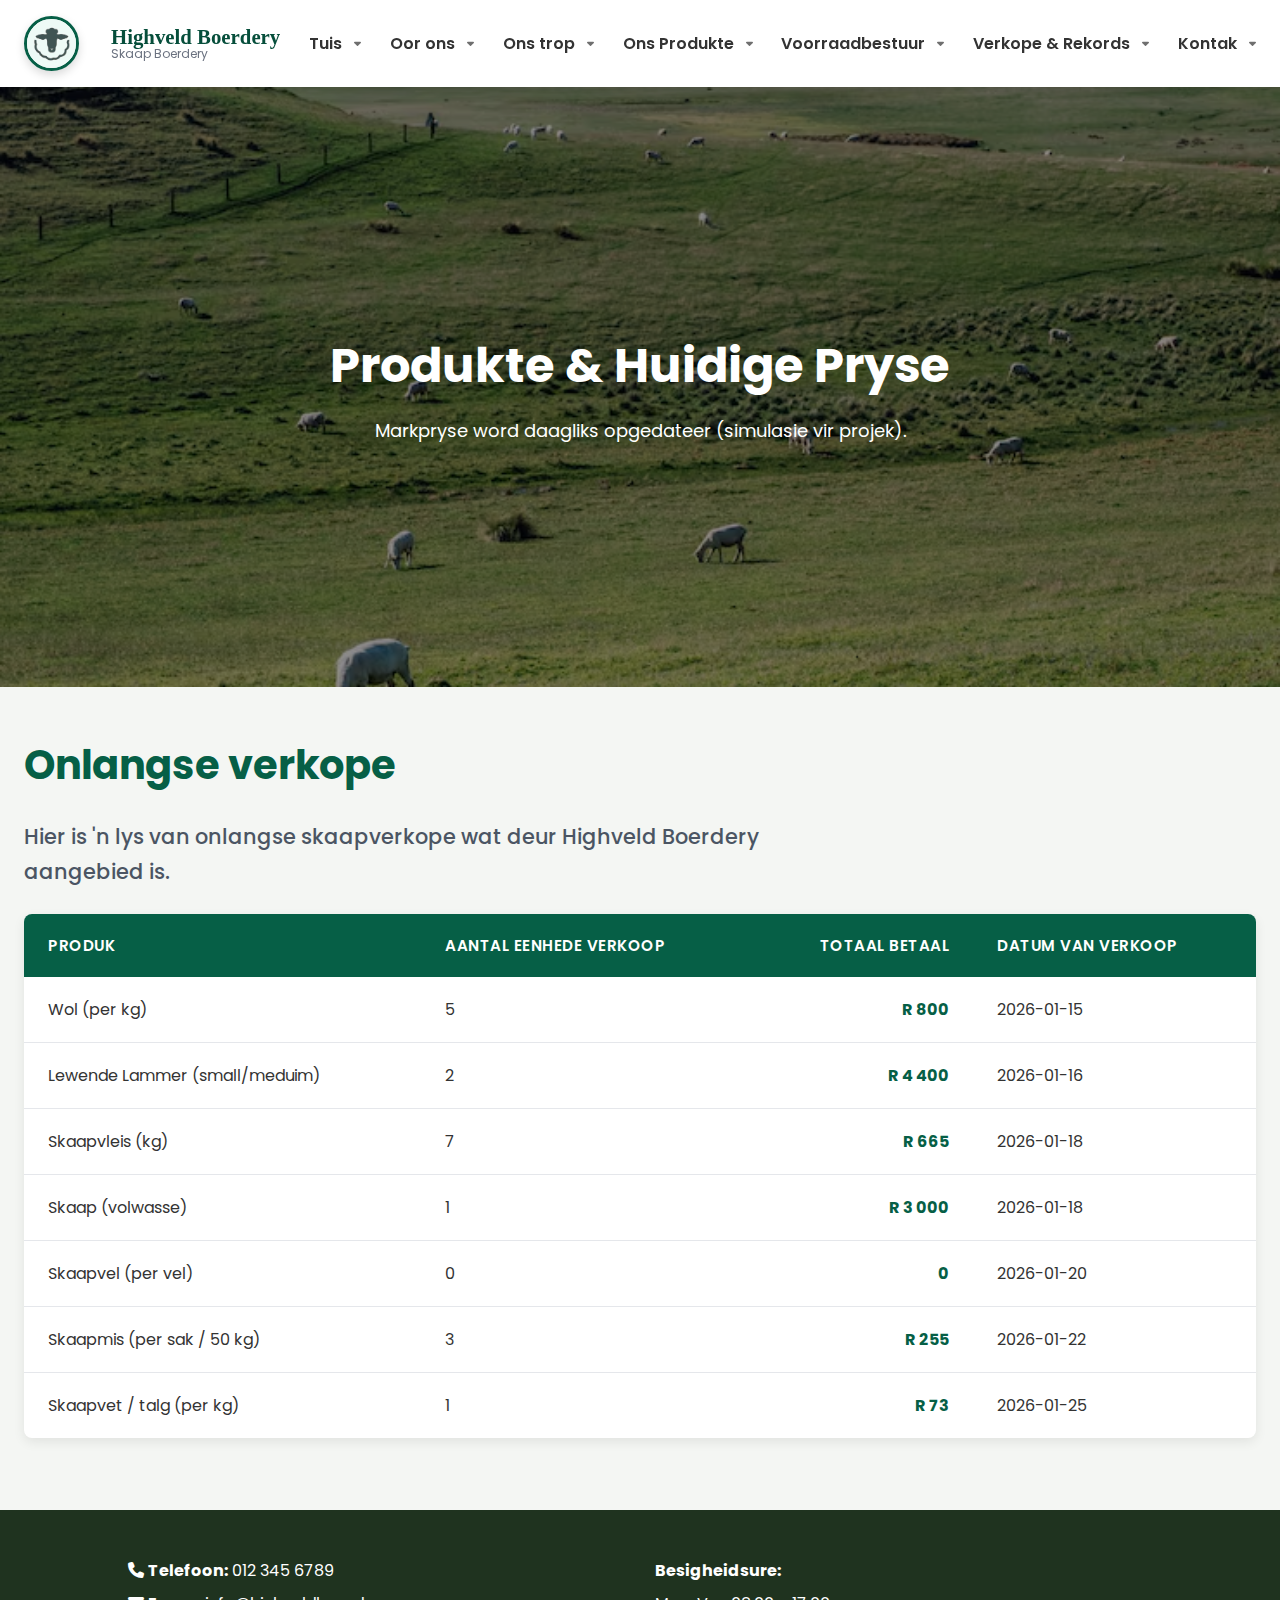
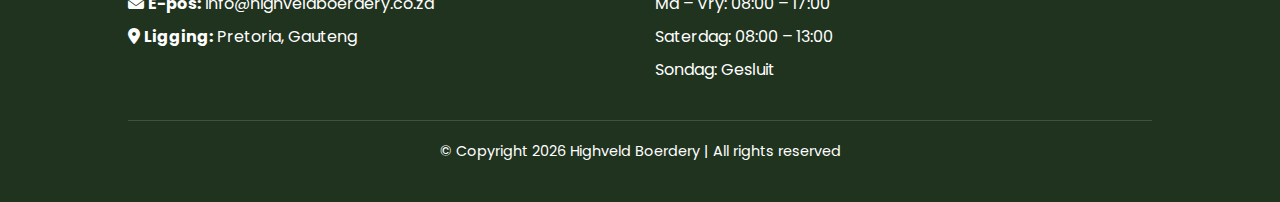
<file: verkope_en_rekord.html>
<!DOCTYPE html>
<html lang="af">
<head>
    <meta charset="UTF-8">
    <meta name="viewport" content="width=device-width, initial-scale=1.0">
    <title>Verkope en Rekords - Highveld Boerdery</title>

    <!-- Links na google fonts en fontawesome vir fonts en ikone -->
    <link href="https://fonts.googleapis.com/css2?family=Lexend+Peta:wght@100..900&family=Playfair+Display:ital@1&family=Poppins:wght@300;400;600&display=swap" rel="stylesheet">
    <link rel="stylesheet" href="https://cdnjs.cloudflare.com/ajax/libs/font-awesome/6.5.0/css/all.min.css"/>

    <!-- Link CSS file -->
    <link rel="stylesheet" href="Style.css">
</head>
    
<body>
    <!-- NAVIGASIE EN MENU (menu en dropdown menu) -->
    <header>
        <div class="nav-container">
            <div class="logo-group">
                <img src="Logo.jpg" alt="Highveld Boerdery Logo" class="logo-img">
                <div class="logo-text">
                    <h1>Highveld Boerdery</h1>
                    <p>Skaap Boerdery</p>
                </div>
            </div>

            <nav>
                <ul class="nav">
                    <li class="dropdown">
                        <a href="index.html" class="dropbtn">Tuis<i class="fa-solid fa-caret-down"></i></a>
                        <ul class="dropdown-content">
                            <li><a href="index.html#Welkom">Welkom</a></li>
                            <li><a href="index.html#Hoogtepunte">Ons Hoogtepunte</a></li>
                            <li><a href="#Bestuursbenadering">Bestuursbenadering</a></li>
                            <li><a href="index.html#VolhoubareToekoms">Ons volhoubare toekoms</a></li>
                            <li><a href="index.html#OnsWaardes">Ons Waardes</a></li>
                            <li><a href="index.html#OnsGalery">Ons Galery</a></li>
                            <li><a href="index.html#OnsProduksie">Ons Produksie</a></li>
                        </ul>
                    </li>

                    <li class="dropdown">
                        <a href="oor_ons.html" class="dropbtn">Oor ons<i class="fa-solid fa-caret-down"></i></a>
                        <ul class="dropdown-content">
                            <li><a href="oor_ons.html#Geskiedenis">Ons Geskiedenis</a></li>
                            <li><a href="oor_ons.html#Missie">Missie & Sleutelwaardes</a></li>
                        </ul>
                    </li>

                    <li class="dropdown">
                        <a href="ons_trop.html" class="dropbtn">Ons trop<i class="fa-solid fa-caret-down"></i></a>
                        <ul class="dropdown-content">
                            <li><a href="ons_trop.html#HoeBoer">Hoe Ons Boer</a></li>
                            <li><a href="ons_trop.html#OnsTrop">Ons Trop</a></li>
                        </ul>
                    </li>

                    <li class="dropdown">
                        <a href="products.html" class="dropbtn">Ons Produkte<i class="fa-solid fa-caret-down"></i></a>
                        <ul class="dropdown-content">
                            <li><a href="products.html#Pryslys">Pryslys</a></li>
                            <li><a href="products.html#Bestel">Bestel / Aanvraag</a></li>
                        </ul>
                    </li>   

                    <li class="dropdown">
                        <a href="voorraadbestuur.html" class="dropbtn">Voorraadbestuur<i class="fa-solid fa-caret-down"></i></a>
                        <ul class="dropdown-content">
                            <li><a href="voorraadbestuur.html#Voorraadbestuur">Huidige Voorraad</a></li>
                        </ul>
                    </li>

                    <li class="dropdown">
                        <a href="verkope_en_rekord.html" class="dropbtn">Verkope & Rekords<i class="fa-solid fa-caret-down"></i></a>
                        <ul class="dropdown-content">
                            <li><a href="verkope_en_rekord.html#OnlangseVerkope">Onlangse Verkope</a></li>
                        </ul>
                    </li>
                    
                    <li class="dropdown">
                        <a href="contact.html" class="dropbtn">Kontak<i class="fa-solid fa-caret-down"></i></a>
                        <ul class="dropdown-content">
                            <li><a href="contact.html#Kontak">Kontak Ons</a></li>
                        </ul>
                    </li>
                </ul>
            </nav>
        </div>
    </header>

    <!-- Hero -->
    <section class="hero" style="background-image: url('RotationalGrazing.jpg');">
        <div class="hero-content">
            <h1>Produkte & Huidige Pryse</h1>
            <p>Markpryse word daagliks opgedateer (simulasie vir projek).</p>
        </div>
    </section>

    <!-- Afdeling met ander hoofopskrif styl en paragraaf as ander blaaie -->
    <div class="content-container" id="OnlangseVerkope">
        <h2>Onlangse verkope</h2>
        <p class="section-intro">Hier is 'n lys van onlangse skaapverkope wat deur Highveld Boerdery aangebied is.</p>

        <!-- Tabel wat onlangse verkope wys -->
        <table>
            <thead>
                <tr>
                    <th>Produk</th>
                    <th>Aantal eenhede verkoop</th>
                    <th style="text-align: right;">Totaal betaal</th>
                    <th>Datum van Verkoop</th>
                </tr>
            </thead>
            <tbody>
                <tr>
                    <td>Wol (per kg)</td>
                    <td>5</td>
                    <!-- Funksie insit om prys outomaties te bereken baseer op totaal gekoop -->
                    <td class="price">R 800</td> <!-- 5 kg x R 160/kg -->
                    <td>2026-01-15</td>
                </tr>

                <tr>
                    <td>Lewende Lammer (small/meduim)</td>
                    <td>2</td>
                    <td class="price">R 4 400</td> <!-- 2 lamme x R 2 200/lam -->
                    <td>2026-01-16</td>
                </tr>

                <tr>
                    <td>Skaapvleis (kg)</td>
                    <td>7</td>
                    <td class="price">R 665</td> <!-- 7kg x R 95/kg -->
                    <td>2026-01-18</td>
                </tr>

                <tr>
                    <td>Skaap (volwasse)</td>
                    <td>1</td>
                    <td class="price">R 3 000</td> <!-- 1 skaap x R 3 000/skaap -->
                    <td>2026-01-18</td>
                </tr>
                
                <!-- Byprodukte begin hier -->
                <tr>
                    <td>Skaapvel (per vel)</td>
                    <td>0</td>
                    <td class="price">0</td> <!-- 0 velle x 2 030/vel -->
                    <td>2026-01-20</td>
                </tr>

                <tr>
                    <td>Skaapmis (per sak / 50 kg)</td>
                    <td>3</td>
                    <td class="price">R 255</td> <!-- 3 sakke x R 85/sak -->
                    <td>2026-01-22</td>
                </tr>

                <tr>
                    <td>Skaapvet / talg (per kg)</td>
                    <td>1</td>
                    <td class="price">R 73</td> <!-- 1kg x R 73/kg -->
                    <td>2026-01-25</td>
                </tr>
            </tbody>
        </table>
    </div>

    <!-- Voetskrif -->
    <footer>
        <div class="footer-container">
            <div class="footer-left">
                <p><i class="fa-solid fa-phone"></i>&nbsp;<strong>Telefoon:</strong> 012 345 6789</p>
                <p><i class="fa-solid fa-envelope"></i>&nbsp;<strong>E-pos:</strong> info@highveldboerdery.co.za</p>
                <p><i class="fa-solid fa-location-dot"></i>&nbsp;<strong>Ligging:</strong> Pretoria, Gauteng</p>
            </div>
            
            <div class="footer-right">
                <p><strong>Besigheidsure:</strong></p>
                <p>Ma – Vry: 08:00 – 17:00</p>
                <p>Saterdag: 08:00 – 13:00</p>
                <p>Sondag: Gesluit</p>
            </div>
        </div>
        
        <div class="footer-copyright">
            <p>© Copyright 2026 Highveld Boerdery | All rights reserved</p>
        </div>
    </footer>

    <!-- Terug na bo knoppie -->
    <button id="topBtn" onclick="window.scrollTo({top:0,behavior:'smooth'})">↑</button>

    <!-- Link JavaScript file -->
    <script src="script.js"></script>
</body>
</html>
</file>
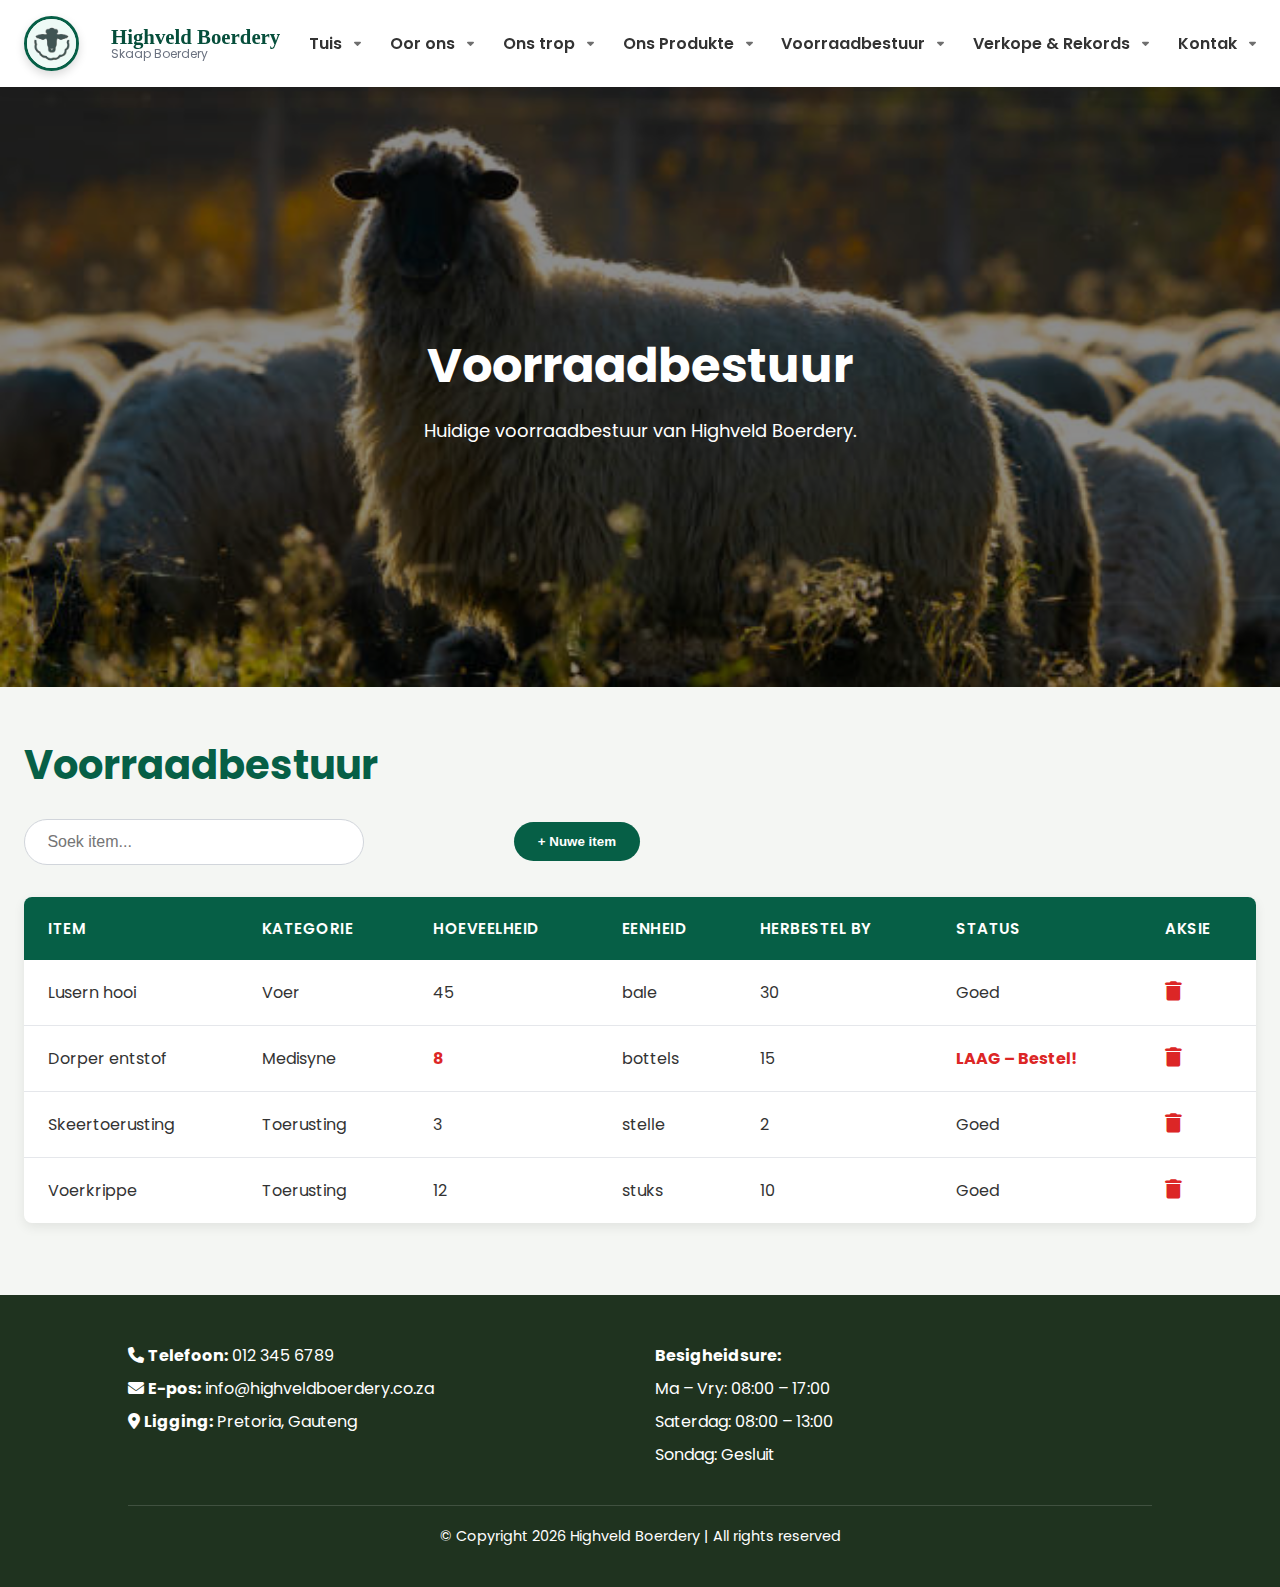
<file: voorraadbestuur.html>
<!DOCTYPE html>
<html lang="af">
<head>
    <meta charset="UTF-8">
    <meta name="viewport" content="width=device-width, initial-scale=1.0">

    <title>Voorraadbestuur - Highveld Boerdery</title>

    <!-- Link na google fonts en fontawesome vir fonts en ikone -->
    <link href="https://fonts.googleapis.com/css2?family=Lexend+Peta:wght@100..900&family=Playfair+Display:ital@1&family=Poppins:wght@300;400;600&display=swap" rel="stylesheet">
    <link rel="stylesheet" href="https://cdnjs.cloudflare.com/ajax/libs/font-awesome/6.5.0/css/all.min.css"/>

    <!-- Link CSS file -->
    <link rel="stylesheet" href="Style.css">
</head>
    
<body>
    <!-- NAVIGASIE EN MENU (menu en dropdown menu) -->
    <header>
        <div class="nav-container">
            <div class="logo-group">
                <img src="Logo.jpg" alt="Highveld Boerdery Logo" class="logo-img">  
                <div class="logo-text">
                    <h1>Highveld Boerdery</h1>
                    <p>Skaap Boerdery</p>
                </div>
            </div>

            <nav>
                <ul class="nav">
                    <li class="dropdown">
                        <a href="index.html" class="dropbtn">Tuis<i class="fa-solid fa-caret-down"></i></a>
                        <ul class="dropdown-content">
                            <li><a href="index.html#Welkom">Welkom</a></li>
                            <li><a href="index.html#Hoogtepunte">Ons Hoogtepunte</a></li>
                            <li><a href="#Bestuursbenadering">Bestuursbenadering</a></li>
                            <li><a href="index.html#VolhoubareToekoms">Ons volhoubare toekoms</a></li>
                            <li><a href="index.html#OnsWaardes">Ons Waardes</a></li>
                            <li><a href="index.html#OnsGalery">Ons Galery</a></li>
                            <li><a href="index.html#OnsProduksie">Ons Produksie</a></li>
                        </ul>
                    </li>

                    <li class="dropdown">
                        <a href="oor_ons.html" class="dropbtn">Oor ons<i class="fa-solid fa-caret-down"></i></a>
                        <ul class="dropdown-content">
                            <li><a href="oor_ons.html#Geskiedenis">Ons Geskiedenis</a></li>
                            <li><a href="oor_ons.html#Missie">Missie & Sleutelwaardes</a></li>
                        </ul>
                    </li>

                    <li class="dropdown">
                        <a href="ons_trop.html" class="dropbtn">Ons trop<i class="fa-solid fa-caret-down"></i></a>
                        <ul class="dropdown-content">
                            <li><a href="ons_trop.html#HoeBoer">Hoe Ons Boer</a></li>
                            <li><a href="ons_trop.html#OnsTrop">Ons Trop</a></li>
                        </ul>
                    </li>

                    <li class="dropdown">
                        <a href="products.html" class="dropbtn">Ons Produkte<i class="fa-solid fa-caret-down"></i></a>
                        <ul class="dropdown-content">
                            <li><a href="products.html#Pryslys">Pryslys</a></li>
                            <li><a href="products.html#Bestel">Bestel / Aanvraag</a></li>
                        </ul>
                    </li>   

                    <li class="dropdown">
                        <a href="voorraadbestuur.html" class="dropbtn">Voorraadbestuur<i class="fa-solid fa-caret-down"></i></a>
                        <ul class="dropdown-content">
                            <li><a href="voorraadbestuur.html#Voorraadbestuur">Huidige Voorraad</a></li>
                        </ul>
                    </li>

                    <li class="dropdown">
                        <a href="verkope_en_rekord.html" class="dropbtn">Verkope & Rekords<i class="fa-solid fa-caret-down"></i></a>
                        <ul class="dropdown-content">
                            <li><a href="verkope_en_rekord.html#OnlangseVerkope">Onlangse Verkope</a></li>
                        </ul>
                    </li>
                    
                    <li class="dropdown">
                        <a href="contact.html" class="dropbtn">Kontak<i class="fa-solid fa-caret-down"></i></a>
                        <ul class="dropdown-content">
                            <li><a href="contact.html#Kontak">Kontak Ons</a></li>
                        </ul>
                    </li>
                </ul>
            </nav>
        </div>
    </header>

    <!-- Hero -->
    <section class="hero" style="background-image: url('BlackheadPersian.jpg');">
        <div class="hero-content">
            <h1>Voorraadbestuur</h1>
            <p>Huidige voorraadbestuur van Highveld Boerdery.</p>
        </div>
    </section>

    <!-- WAARSKU AS STOCK LAAG - nog insit -->

    <!-- DATABASIS - tabel gaan in databasis verander -->
    <div class="content-container">
        <h2>Voorraadbestuur</h2>

        <!-- Soek en nuwe item knoppies / funksies -->
        <div class="controls" id="Voorraadbestuur">
            <input id="searchInv" type="text" placeholder="Soek item..." onkeyup="filterInventory()">
            <button class="add-btn" onclick="addInventory()">+ Nuwe item</button>
        </div>

        <!-- Voorraadbestuur tabel - bevat id vir nuwe items en delete funksies -->
        <table id="inventoryTable">
            <thead>
                <tr>
                    <th>Item</th>
                    <th>Kategorie</th>
                    <th>Hoeveelheid</th>
                    <th>Eenheid</th>
                    <th>Herbestel by</th>
                    <th>Status</th>
                    <th>Aksie</th>
                </tr>
            </thead>
            <!-- Id - sodat JS op regte plek veranderinge doen soos lae voorraad en delete en bysit -->
            <tbody id="inventoryBody">
                <!-- Paar statiese rye, JS bestuur nuwe rye, dus is items 'ids' gegee met ooreenstemmende data -->
                <tr data-item="Lusern hooi" data-category="Voer" data-qty="45" data-unit="bale" data-reorder="30">
                    <td>Lusern hooi</td>
                    <td>Voer</td>
                    <td class="">45</td>
                    <td>bale</td>
                    <td>30</td>
                    <td>Goed</td>
                    <!-- Delete knoppie in laaste ry -->
                    <td><button onclick="deleteInventory(this)" style="color:#dc2626; background:none; border:none; cursor:pointer; font-size:1.2rem;"><i class="fas fa-trash"></i></button></td>
                </tr>

                <tr data-item="Dorper entstof" data-category="Medisyne" data-qty="8" data-unit="bottels" data-reorder="15">
                    <td>Dorper entstof</td>
                    <td>Medisyne</td>
                    <td class="">8</td>
                    <td>bottels</td>
                    <td>15</td>
                    <td>Goed</td>
                    <td><button onclick="deleteInventory(this)" style="color:#dc2626; background:none; border:none; cursor:pointer; font-size:1.2rem;"><i class="fas fa-trash"></i></button></td>
                </tr>

                <tr data-item="Skeertoerusting" data-category="Toerusting" data-qty="3" data-unit="stelle" data-reorder="2">
                    <td>Skeertoerusting</td>
                    <td>Toerusting</td>
                    <td class="">3</td>
                    <td>stelle</td>
                    <td>2</td>
                    <td>Goed</td>
                    <td><button onclick="deleteInventory(this)" style="color:#dc2626; background:none; border:none; cursor:pointer; font-size:1.2rem;"><i class="fas fa-trash"></i></button></td>
                </tr>

                <tr data-item="Voerkrippe" data-category="Toerusting" data-qty="12" data-unit="stuks" data-reorder="10">
                    <td>Voerkrippe</td>
                    <td>Toerusting</td>
                    <td class="">12</td>
                    <td>stuks</td>
                    <td>10</td>
                    <td>Goed</td>
                    <td><button onclick="deleteInventory(this)" style="color:#dc2626; background:none; border:none; cursor:pointer; font-size:1.2rem;"><i class="fas fa-trash"></i></button></td>
                </tr>
            </tbody>
        </table>
    </div>

    <!-- Voetskrif -->
    <footer>
        <div class="footer-container">
            <div class="footer-left">
                <p><i class="fa-solid fa-phone"></i>&nbsp;<strong>Telefoon:</strong> 012 345 6789</p>
                <p><i class="fa-solid fa-envelope"></i>&nbsp;<strong>E-pos:</strong> info@highveldboerdery.co.za</p>
                <p><i class="fa-solid fa-location-dot"></i>&nbsp;<strong>Ligging:</strong> Pretoria, Gauteng</p>
            </div>
            
            <div class="footer-right">
                <p><strong>Besigheidsure:</strong></p>
                <p>Ma – Vry: 08:00 – 17:00</p>
                <p>Saterdag: 08:00 – 13:00</p>
                <p>Sondag: Gesluit</p>
            </div>
        </div>
        
        <div class="footer-copyright">
            <p>© Copyright 2026 Highveld Boerdery | All rights reserved</p>
        </div>
    </footer>

    <!-- Terug na bo knoppie -->
    <button id="topBtn" onclick="window.scrollTo({top:0,behavior:'smooth'})">↑</button>

    <!-- Link JavaScript file -->
    <script src="script.js"></script>
</body>
</html>
</file>
<file: Style.css>
/* ---------------------------------------------------------------------------------
   ============================= GLOBAL - ALLE BLADSYE =============================
   ---------------------------------------------------------------------------------*/  

/* ============================= UNIVERSELE STYL (*) ============================= */
    *{
        margin:0;
        padding:0;
        box-sizing:border-box;
    }

/* ============================= GLOBAL LYF EN STYLE ============================= */
    body{
        font-family:'Poppins',sans-serif;
        background:#f4f6f3;
        color:#333;
    }

    h1,h2,h3{
        color:#2f4f2f;
    }

    section{
        padding:40px 10%;   /* Verminderde padding vir kleiner spasie tussen sections */
    }

/* ============================= KOP & NAVIGASIE ============================= */
    header {
        background: white;
        position: sticky;   /* Maak die kop afbeweeg soos jy scroll sodat dit altyd bo in jou skerm is */
        top: 0;
        box-shadow: 0 2px 10px rgba(0,0,0,0.08);
        z-index: 1000;
    }

    .nav-container {
        max-width: 1400px;
        margin: 0 auto;
        padding: 1rem 1.5rem;
        display: flex;
        justify-content: space-between;
        align-items: center;
        flex-wrap: wrap;
    }

    /* Groep vir logo deel links op nav balk bevat prent en teks */
    .logo-group {
        display: flex;
        align-items: center;
        gap: 1rem;
    }

    .logo-group i {
        font-size: 2.8rem;
        color: #064e3b;          
    }

    .logo-text h1 {
        font-size: 1.3rem;
        font-weight: 700;
        font-family: 'Segoe UI';
        color: #064e3b;          
    }

    .logo-text p {
        font-size: 0.75rem;
        color: #6b7280;
        margin-top: -0.25rem;   /* Maak die teks effens nader aan die hoof teks(h1) */
    }

    nav ul {
        display: flex;
        list-style: none;
        gap: 1.8rem;    /* Meer spasie tussen die navigasie skakels */
    }

    .nav li {
    position: relative;
    }

    nav a {
        text-decoration: none;                              /* Verwyder onderstreping van skakels */
        color: #333;
        font-weight: 600;
        padding: 10px 0;
        transition: color 0.2s ease, transform 0.2s ease;   /* Voeg transform-transition by - sodat kleur en groote geleidelik verander */
        display: inline-block;                              /* Maak skakels blok element sodat die transform werk sonder op die webblad te breek */
    }

    nav a:hover {
        color: #4CAF50;       /* Verander kleur na groen wanneer jy oor die skakel sweef */
        transform: scale(1.1);  /* Vergroot teks effens (10%) waneer op die skakel sweef */
    }

    .logo-img {
        width: 55px;             
        height: 55px;       
        object-fit: cover;                  /* maak dat logo prent mooi binne sirkel pas */
        border-radius: 50%;                 /* maak blok heeltemal rond(sirkel) */
        border: 3px solid #065f46;
        box-shadow: 0 4px 10px rgba(0,0,0,0.15);
        margin-right: 1rem;
        transition: transform 0.3s ease;    /* klein sweef-effek */
    }

    .logo-group:hover .logo-img {
        transform: scale(1.08);     /* maak logo sirkel effens groter waneer daaroor sweef */
    }

    /* Responsiwiteit insit */
        /* Header */
        /* Logo */
        /* Nav */


/* ================= SUBSKAKELS / AFTREKLYS SKAKELS ================= */
    .dropdown .dropdown-content {
        display: none;
        position: absolute;
        top: 100%;
        left: 0;
        background: #f0f7f0;
        min-width: 220px;
        box-shadow: 0 8px 16px rgba(0,0,0,0.12);
        border-radius: 6px;
        z-index: 10;
        padding: 8px 0;
        margin-top: 4px;
    }

    .dropdown:hover .dropdown-content {
        display: block;
    }

    .dropdown-content a {
        display: block;
        padding: 10px 16px;
        color: #333;
        text-decoration: none;
        font-weight: 500;
    }

    .dropdown-content a:hover {
        background: #c2ebc4;
        color: #2e7d32;
    }

    /* Klein pyltjie */
    .dropdown .dropbtn::after {
        font-size: 0.75em;
        margin-left: 5px;
        vertical-align: middle;
        opacity: 0.6;
    }

    .dropdown:hover .dropbtn::after {
        opacity: 1;
    }

    .dropdown:hover .dropbtn i {
        transform: rotate(180deg);
        opacity: 1;
    }

    .dropbtn {
        display: flex;
        align-items: center;
        gap: 6px;
    }


    .dropbtn i {
        font-size: 0.7em;
        margin-left: 6px;
        transition: transform 0.3s ease;
        opacity: 0.7;
    }


/* ============================= HERO (prent bo aan gedeelte van bladsy) ============================= */
    .hero {
        height: 600px;
        background-position: center;  /* Hou die posisie */
        background-size: cover;       /* Hou die grootte */
        background-repeat: no-repeat; /* Hou die herhaling */
        display: flex;                /* Die res bly dieselfde */
        align-items: center;
        justify-content: center;
        position: relative;
    }

    /* Gebruik om swart overlay oor hero prent te plaas */
    .hero::before {
        content: "";    /* Skep lee elent (geen teks) */
        position: absolute;
        width: 100%;
        height: 100%;
        background: rgba(0,0,0,0.45);
    }

    .hero-content {
        position: relative;     /* Plaas die inhoud bo op die overlay */
        text-align: center;
        color: white;
        max-width: 700px;
    }

    .hero-content h1 {
        font-size: 48px;
        margin-bottom: 15px;
        color: white;
    }

    .hero-content p {
        font-size: 18px;
    }

    /* Responsiwiteit insit */
        /* Hero */
        /* Content */


/* ============================= SKAKEL KNOPPIE ============================= */
    .cta{
        /* background:#2f4f2f; */
        color:white;
        text-align:center;
        border-radius: 10px;
    }

    .cta h2{
        color:white;
    }

    /* Knoppie styl vir alle knoppies binne '.cta' en '.alt-section' */
    .cta button, .alt-section button{
        background:#4CAF50;
        color:white;
        border:none;
        padding:12px 25px;
        border-radius:6px;
        cursor:pointer;     /* Maak muis pyltjie 'n handjie as bo oor sweef */
        margin-top:20px;
    }

    .cta button:hover{
        background:#3e8e41;
    }

    /* Responsiwiteit insit */
        /* CTA */


/* ============================= TERUG NA BO ============================= */
    #topBtn{
        position:fixed;     /* Sodat knoppie altyd op dieselfde plek is waneer jy scroll */
        bottom:30px;
        right:30px;
        background:#4CAF50;
        color:white;
        border:none;
        padding:12px 16px;
        border-radius:50%;
        cursor:pointer;
        display:none;
    }

    #topBtn:hover {
        background: #3e8e41;
    }

    /* Responsiwiteit insit */
        /* terug na bo */


/* ============================= ALGEMENE AFDELINGS ============================= */
    /* Sodat seksies van die volle bladsy 'n ander agtergronkleur kan he */
    .alt-section{
        background:#ffffff;
    }

    .alt-section-2{
        background:#f4f6f3;
    }

    .alt-section-3{
        background:#eef0e8;
    }

/* ============================= AGTERGROND FOTO AFDELING ============================= */
    .bg-section{
        background:url("RotationalGrazing.jpg") center/cover no-repeat;
        color:rgb(238, 238, 238);
        text-align:center;
        position:relative;
    }

    .bg-section::before{
        content:"";
        position:absolute;
        width:100%;
        height:100%;
        background:rgba(0,0,0,0.5);
        top:0;
        left:0;
    }

    .bg-content{
        position:relative;
        max-width:800px;
        margin: auto;
    }

    /* Responsiwiteit insit */
        /* bg-section */
        /* bg-content */

/* ================= SPLIT LAYOUT (prent + teks) ================= */
    .split {
        display: flex;
        align-items: center;
        max-width: 1200px;
        gap: 30px;
        flex-wrap: wrap;
        margin-bottom: 30px;
        
        /* Animasiereëls – moet saam wees sodat nie oorskryf word nie */
        opacity: 0;
        transform: translateY(40px);
        transition: opacity 1.2s ease, transform 1.2s ease;
        will-change: opacity, transform;  /* beter performance */
    }

    .split:nth-child(even) {
        flex-direction: row-reverse;
    }

    .split.show {
        opacity: 1;
        transform: translateY(0);
    }

    .split img {
        width: 100%;
        border-radius: 10px;
        box-shadow: 0 4px 12px rgba(0,0,0,0.1);
    }

    .split-text,
    .split-image {
        flex: 1;
        min-width: 300px;
    }

    /* Responsiwiteit insit */
        /* split */
        /* split-text */
        /* split-image */

/* ============================= PRODUKTE VOORRAADBESTUUR & VERKOPE INLEIDING + TABEL ============================= */
    /* Hoof box vir bladsy se inhoud */
    .content-container {
        max-width: 1400px;
        margin: 0 auto;
        padding: 3rem 1.5rem;
    }

    /* Net op content container se h2 stel */
    .content-container h2 {
        font-size: 2.5rem;
        font-weight: 700;
        color: #065f46;
        margin-bottom: 1.5rem;
        text-align: left;          /* Of center, afhangende van jou voorkoms */
    }

    /* Sodat nie n hero het soos tuisblad se intro nie */
    .section-intro,
    .page-intro {
        font-size: 1.3rem;          /* effens groter vir beter leesbaarheid */
        font-weight: 500;           /* medium vet – lyk meer professioneel */
        color: #4b5563;             /* hou die sagte grys */
        max-width: 800px;           /* hou dit nie te wyd nie */
        line-height: 1.7;           /* beter leesbaarheid */
        text-align: left;
    }        

    /* ============================= Tabel ============================= */
    table {
        width: 100%;
        border-collapse: collapse;
        background: white;
        box-shadow: 0 4px 12px rgba(0,0,0,0.08);
        border-radius: 8px;
        overflow: hidden;
        margin: 1.5rem 0;
    }

    thead {
        background: #065f46;
        color: white;
    }

    th, td {
        padding: 1.25rem 1.5rem;
        text-align: left;
    }

    th {
        font-weight: 600;
        text-transform: uppercase;
        font-size: 0.95rem;
        letter-spacing: 0.5px;
    }

    td {
        border-bottom: 1px solid #e5e7eb;
    }

    tr:last-child td {
        border-bottom: none;
    }

/* ============================= PRODUKTE & VERKOPE - PRYS KOLOM IN TABEL ============================= */
    .price {
        font-weight: 700;
        color: #065f46;
        text-align: right;
    }

/* ============================= VOETSKRIF ============================= */
    footer {
        background: #1f331f;
        color: white;
        padding: 40px 10%;
        text-align: center;
    }

    .footer-container {
        max-width: 1200px;
        margin: 0 auto 30px auto;
        display: flex;
        justify-content: space-between;     /* Maak dat teks in footer links en regs kan vertoon */
        flex-wrap: wrap;                    /* As nie genoeg spasie - oorgaan na nuwe lyn */
        gap: 30px;
    }

    /* CSS vir die linker en regterkanste blok in voetskrif */
    .footer-left,
    .footer-right {
        flex: 1;
        min-width: 200px;
        text-align: left;
    }

    /* CSS vir linker en regterkanste teks in voetskrif */
    .footer-left p,
    .footer-right p {
        margin: 8px 0;
        font-size: 1rem;
    }

    /* Strong blok element sodat op eie lyn kom */
    .footer-right p strong {
        display: block;
        margin-bottom: 4px;
    }

    .footer-copyright {
        margin-top: 20px;
        padding-top: 20px;
        border-top: 1px solid rgba(255, 255, 255, 0.15);    /* Ligte lyntjie bo die copyright teks */
        font-size: 0.9rem;
    }

/* ---------------------------------------------------------------------------------
   ============================= TUIS BLADSY =============================
   ---------------------------------------------------------------------------------*/  

/* ============================= INLEIDING ============================= */
    .intro {
        background: url("Plaas.jpg") center/cover no-repeat;
        text-align: center;
        padding: 120px 20px;
        color: rgb(238, 238, 238);

        /* Belangrik vir die ::before overlay */
        position: relative;
    }

    .intro p {
        max-width: 800px;
        margin: 15px auto 0;
        font-size: 1.2rem;
        line-height: 1.7;

        position: relative;         /* of z-index: 1; */
        z-index: 1;
    }

    /* Gebruik om swart overlay oor hero prent te plaas */
    .intro::before {
        content: "";
        position: absolute;
        inset: 0;               /* shorthand vir top:0; right:0; bottom:0; left:0; */
        background: rgba(0, 0, 0, 0.45);
        z-index: 0;             /* onder die teks-inhoud */
    }

/* ============================= GALLERY (CAROUSEL) ============================= */
    .gallery {
        position: relative;
        max-width: 100%;
        max-height: 600px;
        margin: 0 auto 40px;
        overflow: hidden;
        border-radius: 10px;
        box-shadow: 0 6px 20px rgba(0,0,0,0.15);
    }

    .slide { display: none; }
    .slide.active { display: block; }

    .slide img {
        width: 100%;
        height: auto;
        object-fit: cover;
        display: block;
    }

    .arrow {
        position: absolute;
        top: 50%;
        transform: translateY(-50%);
        background: rgba(0,0,0,0.5);
        color: white;
        border: none;
        font-size: 2rem;
        padding: 12px 18px;
        cursor: pointer;
        border-radius: 50%;
        z-index: 10;    /* Hoer z waarde - bo op laer elemente op selfde pos */
    }

    .left  { left: 20px; }
    .right { right: 20px; }

    .dots {
        text-align: center;
        margin-top: 15px;
    }

    .dot {
        height: 14px;
        width: 14px;
        margin: 0 8px;
        background-color: transparent;
        border: 2px solid #4CAF50;
        border-radius: 50%;
        display: inline-block;
        cursor: pointer;
        transition: background-color 0.3s ease;
    }

    .dot.active {
        background-color: #4CAF50;
    }

/* ============================= LOGO BLOK ============================= */
    .logo-block {
        background: #2f4f2f;
        color: white;
        text-align: center;
        padding: 60px 20px 20px;
        position: relative;
        margin: 100px auto 60px;
        max-width: 900px;
        border-radius: 25px;
        box-shadow: 0 10px 30px rgba(0,0,0,0.2);
    }

    .logo-circle {
        width: 140px;
        height: 140px;
        background: white url("Logo.jpg") center/cover no-repeat;
        border-radius: 50%; /* maak sirkel */
        position: absolute;
        top: -70px;     /* Skuif 70px op */
        left: 50%;      /* Linkerkant v. elemet in middel v. ouer element vertikaal */
        transform: translateX(-50%);
        border: 5px solid #4CAF50;
        /*          Horisontale skyf , Vertikale skyf , Blur raduis */
                                        /*  deursigtigheid is 30% */
        box-shadow: 0 8px 25px rgba(0,0,0,0.3);
    }

    .logo-block p {
        font-size: 1.3rem;
        font-style: italic;
        max-width: 700px;
        margin: 0 auto 30px;
    }

/* ============================= STIPPEL HORISONTALE LYN ============================= */
    .section-title{
        text-align:center;
        max-width:100%;
        margin:auto;
    }

    .section-title hr{
        width:98%;
        margin:15px auto;   /* Bo en onder 15, links en regs outomaties */
        border:2px dotted #4CAF50;
    }

/* ============================= PRENT + TEKS BOX ONDER ============================= */
    .image-box{
        display:flex;
        gap:40px;
        align-items:center;
        flex-wrap:wrap;     /* As nie genoeg spasie gaan oor na volgende lyn */
    }

    .image-box img{
        width:100%;
        border-radius:10px;
    }

    .text-box{
        background:#193d1a;
        padding:25px;
        box-shadow:0 3px 8px rgba(0,0,0,0.1);
        margin-top:-60px;       /* Beweeg element opwaarts, voeg nie spasie by */
        position:relative;
        color: rgb(238, 238, 238);
        width:100%;
    }

/* ============================= GENOMMERDE BULLETPUNT ============================= */
    .feature-list{
        display:grid;
        /* Herhaal patroon, kolomme outomaties beskikbare spasie ful, min grootte kolom */ 
        grid-template-columns:repeat(auto-fit,minmax(250px,1fr));
        gap:30px;
        margin-top:40px;
        margin-left: auto;
        margin-right: auto;
    }

    .feature-item{
        display:flex;
        gap:15px;
    }

    .bullet-icon{
        width:40px;
        height:40px;
        background:#4CAF50;
        color:white;
        border-radius:50%;
        display:flex;
        align-items:center;
        justify-content:center;
        font-weight:bold;
    }

/* ============================= REGMERKIE BULLETPUNT ============================= */
    .check-list{
        max-width:1000px;
        margin:40px auto;
    }

    .check-item{
        display:flex;
        gap:15px;
        margin-bottom:20px;
    }

    .check-icon{
        width:30px;
        height:30px;
        border-radius:50%;
        background:#4CAF50;
        color:white;
        display:flex;
        align-items:center;
        justify-content:center;
    }
    

/* ============================= PRODUKTE PRENTE ============================= */
    .produk-img {
    margin: 20px auto;
    width: 80%;
    max-width: 400px;         
    display: inline-block;    /* Laat hulle langs mekaar as daar spasie is */
    vertical-align: top;
    }

    .produk-img img {
        width: 100%;
        height: auto;
        border-radius: 12px;
        box-shadow: 0 6px 15px rgba(0,0,0,0.2);
        transition: transform 0.3s ease;
    }

    .produk-img:hover img {
        transform: scale(1.05);   /* Ligte zoom op hover */
    }

/* ---------------------------------------------------------------------------------
   ============================= OOR ONS BLADSY =============================
   ---------------------------------------------------------------------------------*/  

/* ============================= PRENT ============================= */
    .center-image {
        display: block; /* Images are inline by default, change to block */
        margin-left: auto; /* Distribute left margin automatically */
        margin-right: auto; /* Distribute right margin automatically */

        /* Optionally, set a width for better control */
        width: 90%;
        height: auto; /* Maintain aspect ratio */
        border-radius: 25px; /* Adjust the value for desired roundness */
    }

/* ============================= BLOKAANHALING ============================= */
    blockquote {
        font-size: 1.3rem;
        font-style: italic;
        color: #4b5563;
        padding: 20px 40px;
        border-left: 5px solid #4CAF50;
        background: #e0f7e1;
        margin: 30px 0;
        box-shadow: 0 6px 15px rgba(0,0,0,0.2);
    }

/* ---------------------------------------------------------------------------------
   ================================ ONS TROP BLADSY ================================
   ---------------------------------------------------------------------------------*/  

/* ============================= KLEIN GALERY ============================= */
    .mini-gallery {
        position: relative;
        width: 100%;
        max-width: 380px;                /* maksimum breedte van die hele gallery */
        margin: auto;
        overflow: hidden;
        border-radius: 50%;              /* maak die hele gallery 'n sirkel */
        box-shadow: 0 6px 16px rgba(0,0,0,0.2);
        height: 250px;                   /* maak dit laer as breedte */
        background: #f0f0f0;           /* ligte agtergrond as prent nie vul nie */
    }

    /* Elke slide is ook 'n sirkel */
    .mini-slide {
        display: none;
        width: 100%;
        height: 100%;
    }

    /* Prente vul die sirkel perfek, gesentreer en geknip */
    .mini-slide img {
        width: 100%;
        height: 100%;
        object-fit: cover;             /* sny om te pas, hou proporsies */
        object-position: center;
        display: block;
    }

    .mini-active {
        display: block;
    }

    /* Pyltjies (hou jou huidige styl, maar maak seker hulle bly binne sirkel) */
    .mini-gallery .mini-arrow {
        position: absolute;
        top: 50%;
        transform: translateY(-50%);    /* Sentreer vertikaal */
        width: 48px;
        height: 48px;
        background-color: rgba(76, 175, 80, 0.7);
        color: white;
        border: none;
        font-size: 26px;
        cursor: pointer;
        border-radius: 50%;
        z-index: 20;
        transition: all 0.3s ease;
        display: flex;
        align-items: center;
        justify-content: center;
        box-shadow: 0 4px 10px rgba(0,0,0,0.25);
    }

    .mini-gallery .mini-arrow:hover {
        background-color: rgba(76, 175, 80, 1);
        transform: translateY(-50%) scale(1.12);
    }

    .mini-gallery .mini-left {
        left: 10px;
    }

    .mini-gallery .mini-right {
        right: 10px;
    }

/* ============================= Bullets Split ============================= */
    .hoe-boer-grid {
        display: grid;
        grid-template-columns: repeat(2, 1fr);   /* 2 gelyke kolomme */
        gap: 30px;                               /* spasie tussen blokke – pas aan soos jy wil */
        padding: 20px;                           /* opsioneel – gee asem rondom */
        max-width: 1200px;                       /* beperk breedte vir groot skerms */
        margin: 0 auto;                          /* sentreer */
    }

    /* Kies alle elemenye wat klas 'hoe-boer-grid' het en slegs direkte direkte kinders ,asook div element is */
    .hoe-boer-grid > div {
        background: #d4f2d6;                     /* ligte agtergrond vir kontras – opsioneel */
        padding: 20px;
        border-radius: 12px;
        box-shadow: 0 6px 14px rgba(0,0,0,0.25); /* effense skadu vir diepte */
        border: 10px solid #c8eccb;               /* subtiele rand – opsioneel */
    }

    .hoe-boer-grid h2 {
        margin-top: 0;
        color: #065f46;                          
        font-size: 1.5rem;
        margin-bottom: 15px;
    }

    .hoe-boer-grid ul {
        list-style: disc;
        padding-left: 25px;
        margin: 0;
    }

    .hoe-boer-grid li {
        margin-bottom: 10px;
        font-size: 1.05rem;
    }

/* ---------------------------------------------------------------------------------
   ================================ PRODUKTE BLADSY ================================
   ---------------------------------------------------------------------------------*/  

/* ============================= PRODUKTE GALERY (CAROUSEL) ============================= */
    .produk-carousel-container {
        position: relative;           
        margin: 20px auto;
        max-width: 1200px;
        height: 350px;
        overflow: hidden;
        padding-top: 60px;       
    }  

    .produk-carousel {
        display: flex;
        transition: transform 0.6s ease-in-out;
        gap: 40px;
        justify-content: center;
        align-items: center;
    }

    .carousel-item {
        width: 300px;
        height: 200px;
        border-radius: 12px;
        overflow: hidden;              
        box-shadow: 0 4px 15px rgba(0,0,0,0.15);
        transition: all 0.6s ease-in-out;
        flex-shrink: 0;
    }

    .carousel-item img {
        width: 100%;
        height: 100%;
        object-fit: cover;
        display: block;
        transition: transform 0.6s ease-in-out;   
        opacity: 0.7;
    }

    .carousel-item.center {
        width: 350px;
        height: 225px;
        box-shadow: 0 10px 30px rgba(0,0,0,0.3);
        transform: scale(1.15);         
        z-index: 2;
    }

    .carousel-item.center img {
        opacity: 1;
        transform: scale(1.15);          /* Skaal net die img */
    }

    /* Pyltjies */
    .carousel-arrow {
        position: absolute;
        top: 50%;
        transform: translateY(-50%);
        background: rgba(0,0,0,0.5);
        color: white;
        border: none;
        font-size: 40px;
        padding: 12px 18px;
        cursor: pointer;
        border-radius: 50%;
        z-index: 10;
        transition: background 0.3s;
    }

    .carousel-arrow:hover {
        background: rgba(0,0,0,0.8);
    }

    .left-arrow { 
        left: 10px; 
    }
    
    .right-arrow { 
        right: 10px; 
    }


/* ============================= BESTEL EN KONTAKVORM ============================= */
    .form-container {
        max-width: 600px;
        margin: 0 auto;
        padding: 3rem 2rem;
        background: white;
        border-radius: 16px;
        box-shadow: 0 10px 25px rgba(0,0,0,0.08);
    }

    .form-container h2 {
        text-align: center;
        color: #065f46;          
        font-size: 2.5rem;
        margin-bottom: 2.5rem;
        font-weight: 700;
    }

    .form-group {
        margin-bottom: 1.8rem;
    }

    .form-group label {
        display: block;
        margin-bottom: 0.6rem;
        color: #374151;
        font-weight: 500;
    }

    /* Stel uniforme styl vir verskeie elemente (text,email,number,select,textarea) */
    input[type="text"],
    input[type="email"],
    input[type="number"],
    select,
    textarea {
        width: 100%;
        padding: 1rem 1.2rem;
        border: 1px solid #d1d5db;
        border-radius: 12px;
        font-size: 1rem;
        transition: border-color 0.2s, box-shadow 0.2s;
    }

    /* Wat gebeur as gebruiker op (imput,textarea,select) kliek of hover */
    input:focus,
    textarea:focus,
    select:focus {
        outline: none;
        border-color: #065f46;
        box-shadow: 0 0 0 3px rgba(6, 95, 70, 0.1);
    }

    textarea {
        resize: vertical;
        min-height: 140px;
    }

    .submit-btn {
        width: 100%;
        background: #065f46;
        color: white;
        border: none;
        padding: 1.1rem;
        border-radius: 12px;
        font-size: 1.1rem;
        font-weight: 600;
        cursor: pointer;
        transition: background 0.2s;
    }

    .submit-btn:hover {
        background: #047857;
    }

/* ---------------------------------------------------------------------------------
   ============================= VOORRAADBESTUUR BLADSY =============================
   ---------------------------------------------------------------------------------*/  

/* ============================= WAARSKUWING IN TABEL ============================= */
    .low-stock { 
        color: #dc2626; 
        font-weight: 700; 
    }

    .status-low { 
        color: #dc2626; 
        font-weight: bold; 
    }

/* ============================= SOEKVELD EN BYSIT KONTROLE ============================= */
    .controls {
        display: flex;
        justify-content: space-between;
        align-items: center;
        margin-bottom: 2rem;
        flex-wrap: wrap;
        gap: 1.2rem;
        width: 50%; /* Soekbalk breedte stel */
    }

    /* Styl vir alle invoer teks */
    input[type="text"] {
        padding: 0.8rem 1.4rem;
        border: 1px solid #d1d5db;
        border-radius: 9999px;
        width: 340px;
        font-size: 1rem;
    }

    button.add-btn {
            background: #065f46;
            color: white;
            border: none;
            padding: 0.75rem 1.5rem;
            border-radius: 9999px;
            font-weight: 600;
            cursor: pointer;
            transition: background 0.2s;
        }

    button.add-btn:hover {
            background: #047857;
    }
</file>
<file: TOETS.css>
/* ---------------------------------------------------------------------------------
   ================================== NORMALE CSS ==================================
   --------------------------------------------------------------------------------- */

/* ============================= UNIVERSELE STYL (*) ============================= */
    *{
        margin:0;
        padding:0;
        box-sizing:border-box;
    }

/* ============================= GLOBAL LYF EN STYLE ============================= */
    body{
        font-family:'Poppins',sans-serif;
        background:#f4f6f3;
        color:#333;
    }

    h1,h2,h3{
        color:#2f4f2f;
    }

    section{
        padding:40px 10%;   /* Verminderde padding vir kleiner spasie tussen sections */
    }

/* ============================= KOP & NAVIGASIE ============================= */
    header {
        background: white;
        position: sticky;   /* Maak die kop afbeweeg soos jy scroll sodat dit altyd bo in jou skerm is */
        top: 0;
        box-shadow: 0 2px 10px rgba(0,0,0,0.08);
        z-index: 1000;
    }

    /* Navigasie houer - skakels en logo + teks */
    .nav-houer {
        max-width: 1400px;
        margin: 0 auto;
        padding: 1rem 1.5rem;
        display: flex;
        justify-content: space-between;
        align-items: center;
        flex-wrap: wrap;
    }

/* Groep vir handelsmerk (logo) deel links op navigasie balk bevat prent en teks */
    .logo-groep {
        display: flex;
        align-items: center;
        gap: 1rem;
        flex-shrink: 0;     /* sodat nie krimp nie */
    }

    /* Alle 'i' elemente binne 'logo-groep' klas */
    .logo-groep i {
        font-size: 2.8rem;
        color: #064e3b;          
    }

    /* Boerdery / Besigheid naam */
    .logo-naam h1 {
        font-size: 1.3rem;
        font-weight: 700;
        font-family: 'Segoe UI';
        color: #064e3b;          
    }

    /* Slagspreuk */
    .logo-teks p {
        font-size: 0.75rem;
        color: #6b7280;
        margin-top: -0.25rem;   /* Maak die teks effens nader aan die hoof teks(h1) */
    }

    .logo-prent {
        width: 55px;             
        height: 55px;       
        object-fit: cover;                  /* maak dat handelsmerk (logo) prent mooi binne sirkel pas */
        border-radius: 50%;                 /* maak blok heeltemal rond(sirkel) */
        border: 3px solid #065f46;
        box-shadow: 0 4px 10px rgba(0,0,0,0.15);
        margin-right: 1rem;
        transition: transform 0.3s ease;    /* klein sweef-effek */
    }

    .logo-groep:hover .logo-prent {
        transform: scale(1.08);     /* maak handelsmerk (logo) sirkel effens groter waneer daaroor sweef */
    }

/* Navigasie / skakels lys */
    /* Houer wat hoofskakels / navigasie in is */
    .hoof-nav {
        /* Mobiele menu animasie */
        transition: max-height 0.4s ease, opacity 0.3s ease;
    }

    .hoof-nav ul {
        display: flex;
        list-style: none;
        gap: 1.8rem;    /* Meer spasie tussen die navigasie skakels */
    }

    .hoof-nav li {
    position: relative;
    }

    /* Individuele hoofskakels */
    .hoof-nav a {
        text-decoration: none;                              /* Verwyder onderstreping van skakels */
        color: #333;
        font-weight: 600;
        padding: 10px 0;
        transition: color 0.2s ease, transform 0.2s ease;   /* Voeg transform-transition by - sodat kleur en groote geleidelik verander */
        display: inline-block;                              /* Maak skakels blok element sodat die transform werk sonder op die webblad te breek */
    }

    .hoof-nav a:hover {
        color: #4CAF50;       /* Verander kleur na groen wanneer jy oor die skakel sweef */
        transform: scale(1.1);  /* Vergroot teks effens (10%) waneer op die skakel sweef */
    }

/* Subskakels - Dropdown lys */
    .afrol .afrol-inhoud {
        display: none;
        position: absolute;
        top: 100%;
        left: 0;
        background: #f0f7f0;
        min-width: 220px;
        box-shadow: 0 8px 16px rgba(0,0,0,0.12);
        border-radius: 6px;
        z-index: 10;
        padding: 8px 0;
        margin-top: 4px;
    }

    .afrol:hover .afrol-inhoud {
        display: block;
    }

    /* Individuele subskakels */
    .afrol-inhoud a {
        display: block;
        padding: 10px 16px;
        color: #333;
        text-decoration: none;
        font-weight: 500;
    }

    .afrol-inhoud a:hover {
        background: #c2ebc4;
        color: #2e7d32;
    }

    /* Klein pyltjie knoppie */
    .afrol .aftrek-knoppie::after {
        font-size: 0.75em;
        margin-left: 5px;
        vertical-align: middle;
        opacity: 0.6;
    }

    .afrol:hover .aftrek-knoppie::after {
        opacity: 1;
    }

    .afrol:hover .aftrek-knoppie i {
        transform: rotate(180deg);
        opacity: 1;
    }

    .aftrek-knoppie {
        display: flex;
        align-items: center;
        gap: 6px;
    }

    /* Dropdown pyl ikoon */
    .aftrek-knoppie i {
        font-size: 0.7em;
        margin-left: 6px;
        transition: transform 0.3s ease;
        opacity: 0.7;
    }

/* ============================= HOOF BANNER ============================= */
    .hoof-banner {
        height: 600px;
        background-position: center;  /* Hou die posisie */
        background-size: cover;       /* Hou die grootte */
        background-repeat: no-repeat; /* Hou die herhaling */
        display: flex;                /* Die res bly dieselfde */
        align-items: center;
        justify-content: center;
        position: relative;
    }

/* Gebruik om swart overlay oor hero prent te plaas */
    .hoof-banner::before {
        content: "";    /* Skep lee elent (geen teks) */
        position: absolute;
        width: 100%;
        height: 100%;
        background: rgba(0,0,0,0.45);
    }

    .banner-inhoud {
        position: relative;     /* Plaas die inhoud bo op die overlay */
        text-align: center;
        color: white;
        max-width: 700px;
    }

    .banner-inhoud h1 {
        font-size: 48px;
        margin-bottom: 15px;
        color: white;
    }

    .banner-inhoud p {
        font-size: 18px;
    }

/* ============================= SKAKEL KNOPPIE ============================= */
    .oproep{
        /* background:#2f4f2f; */
        color:white;
        text-align:center;
        border-radius: 10px;
    }

    .oproep h2{
        color:white;
    }

    /* Knoppie styl vir alle knoppies binne '.cta' en '.alt-section' */
    .oproep-knoppie, .alt-seksie button{
        background:#4CAF50;
        color:white;
        border:none;
        padding:12px 25px;
        border-radius:6px;
        cursor:pointer;     /* Maak muis pyltjie 'n handjie as bo oor sweef */
        margin-top:20px;
    }

    .oproep-knoppie:hover{
        background:#3e8e41;
    }

/* ============================= TERUG NA BO KNOPPIE ============================= */
    #naBo{
        position:fixed;     /* Sodat knoppie altyd op dieselfde plek is waneer jy scroll */
        bottom:30px;
        right:30px;
        background:#4CAF50;
        color:white;
        border:none;
        padding:12px 16px;
        border-radius:50%;
        cursor:pointer;
        display:none;
    }

    #naBo:hover {
        background: #3e8e41;
    }

/* ============================= ALGEMENE BLADSY AFDELINGS ============================= */
    /* Sodat seksies van die volle bladsy 'n ander agtergronkleur kan he */
    .alt-seksie{
        background:#ffffff;
    }

    .alt-seksie-2{
        background:#f4f6f3;
    }

    .alt-seksie-3{
        background:#eef0e8;
    }

/* ============================= VOETSKRIF ============================= */
    .voetskrif {
        background: #1f331f;
        color: white;
        padding: 40px 10%;
        text-align: center;
    }

    .voetskrif-houer {
        max-width: 1200px;
        margin: 0 auto 30px auto;
        display: flex;
        justify-content: space-between;     /* Maak dat teks in footer links en regs kan vertoon */
        flex-wrap: wrap;                    /* As nie genoeg spasie - oorgaan na nuwe lyn */
        gap: 30px;
    }

    /* CSS vir die linker en regterkanste blok in voetskrif */
    .voetskrif-links,
    .voetskrif-regs {
        flex: 1;
        min-width: 200px;
        text-align: left;
    }

    /* CSS vir linker en regterkanste teks in voetskrif */
    .voetskrif-links p,
    .voetskrif-regs p {
        margin: 8px 0;
        font-size: 1rem;
    }

    /* Strong blok element sodat op eie lyn kom */
    .voetskrif-regs p strong {
        display: block;
        margin-bottom: 4px;
    }

    .voetskrif-kopiereg {
        margin-top: 20px;
        padding-top: 20px;
        border-top: 1px solid rgba(255, 255, 255, 0.15);    /* Ligte lyntjie bo die copyright teks */
        font-size: 0.9rem;
    }

/* ============================= AGTERGROND FOTO AFDELING ============================= */
    .agtergrond-prent-seksie{
        background:url("RotationalGrazing.jpg") center/cover no-repeat;
        color:rgb(238, 238, 238);
        text-align:center;
        position:relative;
    }

    .agtergrond-prent-seksie::before{
        content:"";
        position:absolute;
        width:100%;
        height:100%;
        background:rgba(0,0,0,0.5);
        top:0;
        left:0;
    }

    .agtergrond-prent-inhoud{
        position:relative;
        max-width:800px;
        margin: auto;
    }

/* ================= OPDEEL (SPLIT) LAYOUT ================= */
    /* Prent 1 kant en teks anderkant, elke 2de div se prent en teks pos ruil */
    .opdeel {
        display: flex;
        align-items: center;
        max-width: 1200px;
        gap: 30px;
        flex-wrap: wrap;
        margin-bottom: 30px;
        
        /* Animasiereëls – moet saam wees sodat nie oorskryf word nie */
        opacity: 0;
        transform: translateY(40px);
        transition: opacity 1.2s ease, transform 1.2s ease;
        will-change: opacity, transform;  /* beter performance */
    }

    .opdeel:nth-child(even) {
        flex-direction: row-reverse;
    }

    /* Maak sigbaar */
    .opdeel.show {
        opacity: 1;
        transform: translateY(0);
    }

    /* Prent wat binne houer is */
    .opdeel-foto {
        width: 100%;
        border-radius: 10px;
        box-shadow: 0 4px 12px rgba(0,0,0,0.1);
    }

    /* Houer vir die prent en teks */
    .opdeel-teks,
    .opdeel-foto-houer {
        flex: 1;
        min-width: 300px;
    }

/* ============================= SPESIALE INLEIDING (Op tabel blaaie) ============================= */
    /* Hoof box vir bladsy se inhoud */
    .inhoud-houer {
        max-width: 1400px;
        margin: 0 auto;
        padding: 3rem 1.5rem;
    }

    /* Net op content container se h2 stel */
    .inhoud-houer h2 {
        font-size: 2.5rem;
        font-weight: 700;
        color: #065f46;
        margin-bottom: 1.5rem;
        text-align: left;          /* Of center, afhangende van jou voorkoms */
    }

    /* Sodat nie n hero het soos tuisblad se intro nie */
    .seksie-inleiding,
    .bl-inleiding {
        font-size: 1.3rem;          /* effens groter vir beter leesbaarheid */
        font-weight: 500;           /* medium vet – lyk meer professioneel */
        color: #4b5563;             /* hou die sagte grys */
        max-width: 800px;           /* hou dit nie te wyd nie */
        line-height: 1.7;           /* beter leesbaarheid */
        text-align: left;
    } 

/* ============================= Tabelle ============================= */
    .tabel {
        width: 100%;
        border-collapse: collapse;
        background: white;
        box-shadow: 0 4px 12px rgba(0,0,0,0.08);
        border-radius: 8px;
        overflow: hidden;
        margin: 1.5rem 0;
    }

    thead {
        background: #065f46;
        color: white;
    }

    th, td {
        padding: 1.25rem 1.5rem;
        text-align: left;
    }

    th {
        font-weight: 600;
        text-transform: uppercase;
        font-size: 0.95rem;
        letter-spacing: 0.5px;
    }

    td {
        border-bottom: 1px solid #e5e7eb;
    }

    tr:last-child td {
        border-bottom: none;
    }

/* PRYS KOLOM */
    .prys-kolom {
            font-weight: 700;
            color: #065f46;
            text-align: right;
        }

/* WAARSKUWING - LAE VOORRAAD */
    /* (Aanpas sodat hele ry rooi is - rooi teks / ligte rooi verkleur) */
    .lae-voorraad { 
        color: #dc2626; 
        font-weight: 700; 
    }

    .status-laag { 
        color: #dc2626; 
        font-weight: bold; 
    }

/* ============================= SOEKVELD EN BYSIT (VOORRAADTABEL) ============================= */
    .kontrole {
        display: flex;
        justify-content: space-between;
        align-items: center;
        margin-bottom: 2rem;
        flex-wrap: wrap;
        gap: 1.2rem;
        width: 50%; /* Soekbalk breedte stel */
    }

    /* Styl vir alle invoer teks */
    input[type="text"] {
        padding: 0.8rem 1.4rem;
        border: 1px solid #d1d5db;
        border-radius: 9999px;
        width: 340px;
        font-size: 1rem;
    }

    /* Bysit / Invoeg (Nuwe item) knoppie */
    .byvoeg-knoppie {
            background: #065f46;
            color: white;
            border: none;
            padding: 0.75rem 1.5rem;
            border-radius: 9999px;
            font-weight: 600;
            cursor: pointer;
            transition: background 0.2s;
        }

    .byvoeg-knoppie:hover {
            background: #047857;
    }

/* ============================= TUISBLAD INLEIDING ============================= */
    .inleiding {
        background: url("Plaas.jpg") center/cover no-repeat;
        text-align: center;
        padding: 120px 20px;
        color: rgb(238, 238, 238);

        /* Belangrik vir die ::before overlay */
        position: relative;
    }

    .inleiding p {
        max-width: 800px;
        margin: 15px auto 0;
        font-size: 1.2rem;
        line-height: 1.7;

        position: relative;         /* of z-index: 1; */
        z-index: 1;
    }

    /* Gebruik om swart overlay oor hero prent te plaas */
    .inleiding::before {
        content: "";
        position: absolute;
        inset: 0;               /* shorthand vir top:0; right:0; bottom:0; left:0; */
        background: rgba(0, 0, 0, 0.45);
        z-index: 0;             /* onder die teks-inhoud */
    }

/* ============================= GALERY (CAROUSEL) ============================= */
    /* Houer vir galery se inhoud */
    .galery {
        position: relative;
        max-width: 100%;
        max-height: 600px;
        margin: 0 auto 40px;
        overflow: hidden;
        border-radius: 10px;
        box-shadow: 0 6px 20px rgba(0,0,0,0.15);
    }

    /* Individuele houer vir elke prent */
    .skyfie { display: none; }
    .skyfie.active { display: block; }

    /* Prent wat binne skyfie houer is */
    .skyfie img {
        width: 100%;
        height: auto;
        object-fit: cover;
        display: block;
    }

/* Pyltjies om deur prente te navigeer */
    .pyl {
        position: absolute;
        top: 50%;
        transform: translateY(-50%);
        background: rgba(0,0,0,0.5);
        color: white;
        border: none;
        font-size: 2rem;
        padding: 12px 18px;
        cursor: pointer;
        border-radius: 50%;
        z-index: 10;    /* Hoer z waarde - bo op laer elemente op selfde pos */
    }

    .linker-pyl  
    { 
        left: 20px; 
    }

    .regter-pyl 
    { 
        right: 20px; 
    }

/* Kolletjies vir onder gallery - ekstra navigasie */
    .kolletjies {
        text-align: center;
        margin-top: 15px;
    }

    .kolletjie {
        height: 14px;
        width: 14px;
        margin: 0 8px;
        background-color: transparent;
        border: 2px solid #4CAF50;
        border-radius: 50%;
        display: inline-block;
        cursor: pointer;
        transition: background-color 0.3s ease;
    }

    .kolletjie.active {
        background-color: #4CAF50;
    }

/* ============================= HANDELSMERK (LOGO) BLOK ============================= */
    .logo-blok {
        background: #2f4f2f;
        color: white;
        text-align: center;
        padding: 60px 20px 20px;
        position: relative;
        margin: 100px auto 60px;
        max-width: 900px;
        border-radius: 25px;
        box-shadow: 0 10px 30px rgba(0,0,0,0.2);
    }

    .logo-sirkel {
        width: 140px;
        height: 140px;
        background: white url("Logo.jpg") center/cover no-repeat;
        border-radius: 50%; /* maak sirkel */
        position: absolute;
        top: -70px;     /* Skuif 70px op */
        left: 50%;      /* Linkerkant v. elemet in middel v. ouer element vertikaal */
        transform: translateX(-50%);
        border: 5px solid #4CAF50;
        /*          Horisontale skyf , Vertikale skyf , Blur raduis */
                                        /*  deursigtigheid is 30% */
        box-shadow: 0 8px 25px rgba(0,0,0,0.3);
    }

    .logo-blok p {
        font-size: 1.3rem;
        font-style: italic;
        max-width: 700px;
        margin: 0 auto 30px;
    }

/* ============================= STIPPEL HORISONTALE LYN ============================= */
    .seksie-titel {
        text-align:center;
        max-width:100%;
        margin:auto;
    }

    .seksie-titel hr{
        width:98%;
        margin:15px auto;   /* Bo en onder 15, links en regs outomaties */
        border:2px dotted #4CAF50;
    }

/* ============================= PRENT + TEKS BOX ONDER ============================= */
    .prent-teks-houer{
        display:flex;
        gap:40px;
        align-items:center;
        flex-wrap:wrap;     /* As nie genoeg spasie gaan oor na volgende lyn */
    }

    .houer img{
        width:100%;
        border-radius:10px;
    }

    .teks-boks{
        background:#193d1a;
        padding:25px;
        box-shadow:0 3px 8px rgba(0,0,0,0.1);
        margin-top:-60px;       /* Beweeg element opwaarts, voeg nie spasie by */
        position:relative;
        color: rgb(238, 238, 238);
        width:100%;
    }

/* ============================= KOLPUNTLYSTE (BULLETS) ============================= */
/* --------------- GENOMMERDE --------------- */
    /* Rooster houer met outomatiese kolomme */
    .sirkel-lys{
        display:grid;   
        /* Herhaal patroon, kolomme outomaties beskikbare spasie ful, min grootte kolom */ 
        grid-template-columns:repeat(auto-fit,minmax(250px,1fr));
        gap:30px;
        margin-top:40px;
        margin-left: auto;
        margin-right: auto;
    }

    /* Elke item kry ikoon bullet links */
    .sirkel-item{
        display:flex;
        gap:15px;
    }

    .sirkel-ikoon{
        width:40px;
        height:40px;
        background:#4CAF50;
        color:white;
        border-radius:50%;
        display:flex;
        align-items:center;
        justify-content:center;
        font-weight:bold;
    }

/* --------------- REGMERKIE --------------- */
    /* Houer vir regmerkie ikoon lys */
    .regmerkie-lys{
        max-width:1000px;
        margin:40px auto;
    }

    /* Styl die regmerkie lys */
    .regmerkie-item{
        display:flex;
        gap:15px;
        margin-bottom:20px;
    }

    .regmerkie-ikoon{
        width:30px;
        height:30px;
        border-radius:50%;
        background:#4CAF50;
        color:white;
        display:flex;
        align-items:center;
        justify-content:center;
    }

/* Binne blok / Rooster - normale kolpunte */
    /* Rooster met 2 kolomme */
    .boerdery-rooster {
        display: grid;
        grid-template-columns: repeat(2, 1fr);   /* 2 gelyke kolomme */
        gap: 30px;                               /* spasie tussen blokke – pas aan soos jy wil */
        padding: 20px;                           /* opsioneel – gee asem rondom */
        max-width: 1200px;                       /* beperk breedte vir groot skerms */
        margin: 0 auto;                          /* sentreer */
    }

    /* Kies alle elemente wat klas 'boerdery-rooster' het en slegs direkte direkte kinders ,asook div element is */
    .boerdery-rooster > div {
        background: #d4f2d6;                     /* ligte agtergrond vir kontras – opsioneel */
        padding: 20px;
        border-radius: 12px;
        box-shadow: 0 6px 14px rgba(0,0,0,0.25); /* effense skadu vir diepte */
        border: 10px solid #c8eccb;               /* subtiele rand – opsioneel */
    }

    /* Styl van H2 binne blok van die rooster (grid) */
    .boerdery-rooster h2 {
        margin-top: 0;
        color: #065f46;                          
        font-size: 1.5rem;
        margin-bottom: 15px;
    }

    .boerdery-rooster ul {
        list-style: disc;
        padding-left: 25px;
        margin: 0;
    }

    .boerdery-rooster li {
        margin-bottom: 10px;
        font-size: 1.05rem;
    }

/* ============================= TUISBLAD PRODUKTE PRENTE ============================= */
    /* Houer vir al 3 prente */
    .produk-prent-houer {
    margin: 20px auto;
    width: 80%;
    max-width: 400px;         
    display: inline-block;    /* Laat hulle langs mekaar as daar spasie is */
    vertical-align: top;
    }

    /* Elke individuele prent binne die houer */
    .produk-prent-houer img {
        width: 100%;
        height: auto;
        border-radius: 12px;
        box-shadow: 0 6px 15px rgba(0,0,0,0.2);
        transition: transform 0.3s ease;
    }

    .produk-prent-houer:hover img {
        transform: scale(1.05);   /* Ligte zoom op hover */
    }

/* ============================= GESKIEDENIS PRENT ============================= */
    .middel-prent {
        display: block;     /* Beelde standaard inlyn - verander na blok */
        margin-left: auto;  
        margin-right: auto;

        /* Gestelde breedte vir beter beheer */
        width: 90%;
        height: auto;
        border-radius: 25px;    /* Geronde rand */
    }

/* ============================= BLOKAANHALING ============================= */
    .blokaanhaling {
        font-size: 1.3rem;
        font-style: italic;
        color: #4b5563;
        padding: 20px 40px;
        border-left: 5px solid #4CAF50;
        background: #e0f7e1;
        margin: 30px 0;
        box-shadow: 0 6px 15px rgba(0,0,0,0.2);
    }

/* ============================= KLEIN GALERY ============================= */
    /* Ons trop se verdeel (split) teks en gallery - skaap rasse */
    /* Ovaal skyfie galery houer */
    .klein-galery {
        position: relative;
        width: 100%;
        max-width: 380px;                /* maksimum breedte van die hele gallery */
        margin: auto;
        overflow: hidden;
        border-radius: 50%;              /* maak die hele gallery 'n sirkel */
        box-shadow: 0 6px 16px rgba(0,0,0,0.2);
        height: 250px;                   /* maak laer as breedte - sodat ovaal */
        background: #f0f0f0;           /* ligte agtergrond as prent nie vul nie */
    }

    /* Versteek alle skyfies */
    .klein-skyfie {
        display: none;
        width: 100%;
        height: 100%;
    }

    /* Prente vul die ovaal perfek, gesentreer en geknip */
    .klein-skyfie img {
        width: 100%;
        height: 100%;
        object-fit: cover;             /* sny om te pas, hou proporsies */
        object-position: center;
        display: block;
    }

    /* Huidige skyfie */
    .klein-active {
        display: block;
    }

/* Pyltjies (hou styl - maak seker binne sirkel bly) */
    .klein-galery .klein-pyl {
        position: absolute;
        top: 50%;
        transform: translateY(-50%);    /* Sentreer vertikaal */
        width: 48px;
        height: 48px;
        background-color: rgba(76, 175, 80, 0.7);
        color: white;
        border: none;
        font-size: 26px;
        cursor: pointer;
        border-radius: 50%;
        z-index: 20;
        transition: all 0.3s ease;
        display: flex;
        align-items: center;
        justify-content: center;
        box-shadow: 0 4px 10px rgba(0,0,0,0.25);
    }

    /* Voorkoms van pyltjies as muis bo-oor beweeg (hover) */
    .klein-galery .klein-pyl:hover {
        background-color: rgba(76, 175, 80, 1);
        transform: translateY(-50%) scale(1.12);
    }

    /* Inlynstellings vir pyle - regte posisies binne galery houer sit  */
    .klein-galery .klein-left {
        left: 10px;
    }

    .klein-galery .klein-right {
        right: 10px;
    }

/* ============================= PRODUKTE GALERY (CAROUSEL) ============================= */
    /* Vertoon 3 prente op 'n slag - huidige prent middel en groter - vorige en volgende 'agterntoe' en ligter */

    /* Houer vir 3 prent galery */
    .produk-galery-houer {
        position: relative;           
        margin: 20px auto;
        max-width: 1200px;
        height: 350px;
        overflow: hidden;
        padding-top: 60px;       
    }  

    /* Animasie vir die items */
    .produk-galery {
        display: flex;
        transition: transform 0.6s ease-in-out;
        gap: 40px;
        justify-content: center;
        align-items: center;
    }

    /* Houer vir elke prent individueel */
    .produk-item {
        width: 300px;
        height: 200px;
        border-radius: 12px;
        overflow: hidden;              
        box-shadow: 0 4px 15px rgba(0,0,0,0.15);
        transition: all 0.6s ease-in-out;
        flex-shrink: 0;
    }

    /* Prent van die individuele prent houers */
    .produk-item img {
        width: 100%;
        height: 100%;
        object-fit: cover;
        display: block;
        transition: transform 0.6s ease-in-out;   
        opacity: 0.7;
    }

    /* Middelste prent houer */
    .produk-item.center {
        width: 350px;
        height: 225px;
        box-shadow: 0 10px 30px rgba(0,0,0,0.3);
        transform: scale(1.15);         
        z-index: 2;     /* Pos van middelste prent (1   2   3) */
    }

    /* Middelste prent */
    .produk-item.center img {
        opacity: 1;
        transform: scale(1.15);          /* Skaal middleste prent - groter as 2 kant prente */
    }

/* Pyltjies */
    .produk-galery-pyl {
        position: absolute;
        top: 50%;
        transform: translateY(-50%);
        background: rgba(0,0,0,0.5);
        color: white;
        border: none;
        font-size: 40px;
        padding: 12px 18px;
        cursor: pointer;
        border-radius: 50%;
        z-index: 10;
        transition: background 0.3s;
    }

    /* Voorkoms as muis bo-oor pyle beweeg */
    .produk-galery-pyl:hover {
        background: rgba(0,0,0,0.8);
    }

    /* Inlynstellings vir pyle - regte posisies binne galery houer sit  */
    .produk-galery-linker-pyl { 
        left: 10px; 
    }
    
    .produk-galery-regter-pyl { 
        right: 10px; 
    }

/* ============================= WEBVORMS ============================= */
    /* Houer vir hele form - alles is binne hierdie houer */
    .vorm-houer {
        max-width: 600px;
        margin: 0 auto;
        padding: 3rem 2rem;
        background: white;
        border-radius: 16px;
        box-shadow: 0 10px 25px rgba(0,0,0,0.08);
    }

    .vorm-houer h2 {
        text-align: center;
        color: #065f46;          
        font-size: 2.5rem;
        margin-bottom: 2.5rem;
        font-weight: 700;
    }

    /* Groep om velde en etikete saam te hou */
    .vorm-groep {
        margin-bottom: 1.8rem;
    }

    /* Alle label elemente binne die groep klas */
    .vorm-groep label {
        display: block;
        margin-bottom: 0.6rem;
        color: #374151;
        font-weight: 500;
    }

    /* Stel uniforme styl vir verskeie elemente (text,email,number,select,textarea) */
    input[type="text"],
    input[type="email"],
    input[type="number"],
    select,
    textarea {
        width: 100%;
        padding: 1rem 1.2rem;
        border: 1px solid #d1d5db;
        border-radius: 12px;
        font-size: 1rem;
        transition: border-color 0.2s, box-shadow 0.2s;
    }

    /* Wat gebeur as gebruiker op (imput,textarea,select) kliek of oor beweeg (hover) */
    input:focus,
    textarea:focus,
    select:focus {
        outline: none;
        border-color: #065f46;
        box-shadow: 0 0 0 3px rgba(6, 95, 70, 0.1);
    }

    textarea {
        resize: vertical;
        min-height: 140px;
    }

    /* Knoppie om vorm te stuur (Plaas bestelling / Stuur boodskap) */
    .stuur-knoppie {
        width: 100%;
        background: #065f46;
        color: white;
        border: none;
        padding: 1.1rem;
        border-radius: 12px;
        font-size: 1.1rem;
        font-weight: 600;
        cursor: pointer;
        transition: background 0.2s;
    }

    /* Voorkoms as bo-oor knoppie met muis beweeg */
    .stuur-knoppie:hover {
        background: #047857;
    }

/* ---------------------------------------------------------------------------------
   ============================== RESPONSIEWE ONTWERP ==============================
   --------------------------------- 3 Kermgroottes --------------------------------
                            Slimfoon        - tussen 480px en 768px
                            Tablet          - tussen 768px en 1024 px
                            Ouer slimfone   - minder / kleiner as 480px
   --------------------------------------------------------------------------------- */

/* Globale styl vir prente en navigasielys op kleiner skerms */
    /* Prente */
    img {
        max-width: 100%;       /* Beelde nie wyer as houer nie */
        height: auto;         
        display: block;       /* Verwyder ekstra spasie onder beelde */
    }

    /* Hamburger menu ikoon knoppie (3 strepie vir op mobiel) */
    .menu-knoppie {
        display: none;                  /* versteek op groot skerms */
        background: none;   /* Agtergrond en grens (border) - nie normale knoppie styl he */
        border: none;
        font-size: 1.4rem;  /* Font / Ikoon grootte */              
        color: #333;
        cursor: pointer;
        padding: 0.2rem;
        margin-left: auto;
    }

/* Slimfoon skerm (tussen 480 en 768) */
    @media (max-width: 768px) {
    /* Navigasie en menu */
        .menu-knoppie {
            display: block;              /* wys nou die hamburger */ 
        }

        /* Versteek totdat burger menu oopgemaak word */
        .hoof-nav {
            position: absolute;
            top: 100%;                  /* reg onder die header */
            left: 0;
            width: 100%;
            background: white;
            max-height: 0;              /* begin toegevou */
            overflow: hidden;
            opacity: 0;
            transition: max-height 0.4s ease, opacity 0.3s ease;
            box-shadow: 0 4px 10px rgba(0,0,0,0.1);
            z-index: 999;
        }

        /* Waneer navigasie aktief / sigbaar is */
        .hoof-nav.active {
            max-height: 700px;  /* groot genoeg vir al die skakels */
            opacity: 1;
            overflow-y: auto;   /* Vertikale blaai (scroll) waneer inhoud te veel is vir boks */
        }

        /* Navigasie lys */
        .hoof-nav ul {
            flex-direction: column;     /* Maak lys vertikaal (skakels ondermekaar) */
            padding: 0;
            gap: 0;
        }

        /* Binne lys ook blaai (scroll) */
            /* Lys binne klas 'nav-menu' (klas uniek tot kleiner skerms) binne klas 'nav' - virseker dat regte lys aangepas word */
        .hoof-nav ul.nav-menu {
            max-height: 100%;
            overflow-y: auto;
        }

    /* Elke hoof menu item */
        .nav-menu {
            display: flex;
            flex-direction: column;
            gap: 0;
            margin: 0;
            padding: 0;
        }

        /* (>) - Teiken (target) slegs direkte lys (li) items binne die 'nav-menu' klas */
        .nav-menu > li {
            width: 100%;
        }

        /* Eerste (>) - Teiken (target) slegs direkte lys (li) items binne die 'nav-menu' klas
           Tweede (>) verder 'a' tags (<a>) wat direkte kinders van lys (li) items is maar slegs die 'a' tags met klas 'dropbtn' */
        .nav-menu > li > a.aftrek-knoppie {
            display: flex;
            justify-content: space-between;
            align-items: center;
            padding: 0.9rem 1rem;
            font-size: 1.05rem;
            border-bottom: 1px solid #eee;
            color: #333;
            text-decoration: none;
        }

        .aftrek-knoppie {
            display: flex;
            justify-content: space-between;
            align-items: center;
            width: 100%;
            padding: 0.9rem 1rem;
            font-size: 1.05rem;
            color: #333;
            text-decoration: none;
            border-bottom: 1px solid #eee;
        }

        /* Pyltjie area – groter tik-area, maar net vir oopmaak */
        .afrol-toggle {
            padding: 0.5rem 0.6rem 0.5rem 1.1rem; /* effens groter area */
            cursor: pointer;
            font-size: 1.1rem;
            transition: transform 0.25s ease;
        }

        /* Wanneer oop – draai pyltjie om (lyk nou so - ^) */
        .afrol.active .afrol-knoppie {
            transform: rotate(180deg);
        }

        /* Subskakels (Dropdown) inhoud */
        .afrol-inhoud {
            display: none;          /* forseer toe */
            position: static;
            width: 100%;
            background: #f9fafb;
            margin: 0;
            padding: 0.4rem 0;
            overflow: hidden;                  /* ekstra veiligheid */
        }

        /* Slegs wanneer die parent (.dropdown) '.active' is, wys dit */
        .afrol.active .afrol-inhoud {
            display: block;         /* forceer oop */
        }

        /* As jy sub-items het, maak seker hulle bly binne */
        .afrol-inhoud li,
        .afrol-inhoud a {
            display: block;                    /* hulle mag binne sigbaar wees */
        }

        /* Elke sub-link: ingekeep van links */
        .afrol-inhoud a {
            display: block;
            padding: 0.85rem 1.2rem 0.85rem 2.4rem;  /* links meer ingeduik */
            color: #444;
            font-size: 0.98rem;
            border-bottom: 1px solid #f0f0f0;
        }

        .afrol-inhoud a:last-child {
            border-bottom: none;
        }

        .afrol-inhoud a:hover,
        .afrol-inhoud a:active {
            background: #e8f5e9;
            color: #2e7d32;
        }

        /* Maak seker die hele nav-container bly netjies (logo en knoppie regs bly) */
        .nav-houer {
            position: relative;
            justify-content: space-between;
            padding: 0.7rem 1rem;
        }

    /* Logo en Logo teks in nav langsmekaar vertoon */
        .logo-groep {
            flex-direction: row;            /* forseer horisontaal */
            align-items: left;
            gap: 0.2rem;                    
        }

        .logo-prent {
            width: 40px;                    /* effens kleiner op selfoon */
            height: 40px;
        }

        .logo-naam h1 {
            font-size: 1.0rem;              /* effens kleiner */
        }

        .logo-teks p {
            font-size: 0.5rem;
        }

    /* Hero */
        .hoof-banner {
            background-size: cover;     /* Bedek hele skerm */
            min-height: 50vh;           /* Kleiner hoogte op mobiel */
        }

        .banner-inhoud h1 {
            font-size: 2rem;            /* Kleiner opskrif */
        }

        .banner-inhoud p {
            font-size: 1rem;            /* Kleiner teks */
        }

    /* Sections en inhoud */
        section {
            padding: 20px 5%;           /* Kleiner padding */
        }

        .inhoud-houer {
            padding: 1rem;              /* Kleiner padding */
        }

    /* Tabelle responsief maak (scrollbaar) */
        .tabel {
            display: block;             /* Maak tabel blok */
            overflow-x: auto;           /* Horisontale scroll as nodig */
            white-space: nowrap;        /* Voorkom lynbreking */
        }

    /* Vorms */
        .vorm-houer {
        padding: 1.5rem 1rem;  /* Nog effens kleiner */
        }

        /* Invoervelde full-width en groter vir tik */
        input[type="text"], input[type="email"], input[type="tel"], select, textarea {
            width: 100%;           /* Volle breedte */
            min-height: 48px;      /* Groter vir vingers */
            padding: 0.8rem 1rem;
            font-size: 1rem;       /* Groter teks vir leesbaarheid */
            margin-bottom: 1rem;
        }

        label {
            font-size: 0.95rem;    /* Kleiner labels om spasie te spaar */
            margin-bottom: 0.5rem;
        }

        .stuur-knoppie {
            min-height: 50px;      /* Groter knoppie vir tik */
            font-size: 1.05rem;
            padding: 1rem;
        }

        /* Vir products.html se bestel-vorm – spesifiek */
        .order-form {
            flex-direction: column;  /* Vertikaal op mobiel as dit flex is */
        }

    /* Gallery */
        .skyfievertoning-houer {
            max-width: 100%;            /* Volle breedte */
        }

        .skyfie img {
            height: auto;               /* Pas hoogte aan */
        }

        .klein-galery {
            max-width: 100%;            /* Volle breedte */
        }

    /* Voetskrif */
        .voetskrif-houer {
            flex-direction: column;     /* Vertikaal op mobiel */
            text-align: center;         /* Sentraal uitlyn */
        }
    }

/* Tablet skerm (tussen 768 en 1024) */
    @media (max-width: 1024px) {
        .nav-houer {
            padding: 0.7rem 1rem;           /* effens kleiner padding */
        }

        .nav-menu {
            gap: 1rem;                      /* kleiner spasie tussen hoof-items */
        }

        .logo-prent {
            width: 45px;
            height: 45px;
        }

        .logo-naam h1 {
            font-size: 1.25rem;
        }

        .logo-teks p {
            font-size: 0.7rem;
        }

        /* Stop hover-kontrole volledig */
        .afrol:hover .afrol-inhoud,
        .afrol:focus-within .afrol-inhoud {
            display: none !important;
        }

        /* Wys slegs wanneer .active via JS bygevoeg word */
        .afrol.active .afrol-inhoud {
            display: block !important;
        }

        /* Maak die hele area klikbaar, maar voorkom navigasie later in JS */
        .aftrek-knoppie, .afrol-toggle {
            pointer-events: auto;
        }

        /* Maak seker dropdowns nie te wyd word nie */
        .afrol-inhoud {
            min-width: 180px;                 /* effens smaller as op groot skerms */
        }

        /* Hero effens kleiner */
        .banner-inhoud h1 {
            font-size: 2.8rem;
        }

        section {
            padding: 30px 8%;                 /* balans tussen desktop en mobiel */
        }
    }

/* Ouer slimfone skerm (kleiner as 480) */
    @media (max-width: 480px) {
        .menu-knoppie {
            font-size: 1.6rem;
        }

        /* Verdere verkleinings */
        .logo-groep {
            flex-direction: column;     /* Logo en teks vertikaal */
            text-align: center;         /* Sentraal */
        }

        .logo-prent {
            margin: 0 auto 0.5rem auto; /* Sentraal en spasie */
        }

        .hoof-nav {
            gap: 0.5rem;                /* Nog minder spasie */
        }

        h1, h2 {
            font-size: 1.5rem;          /* Baie klein opskrifte */
        }

        .stuur-knoppie {
            padding: 0.8rem;            /* Kleiner knoppie */
        }

        /* Carousel aanpas (as jy dit het) */
        .produk-item {
            width: 100%;                /* Volle breedte per item */
        }
    }
</file>
